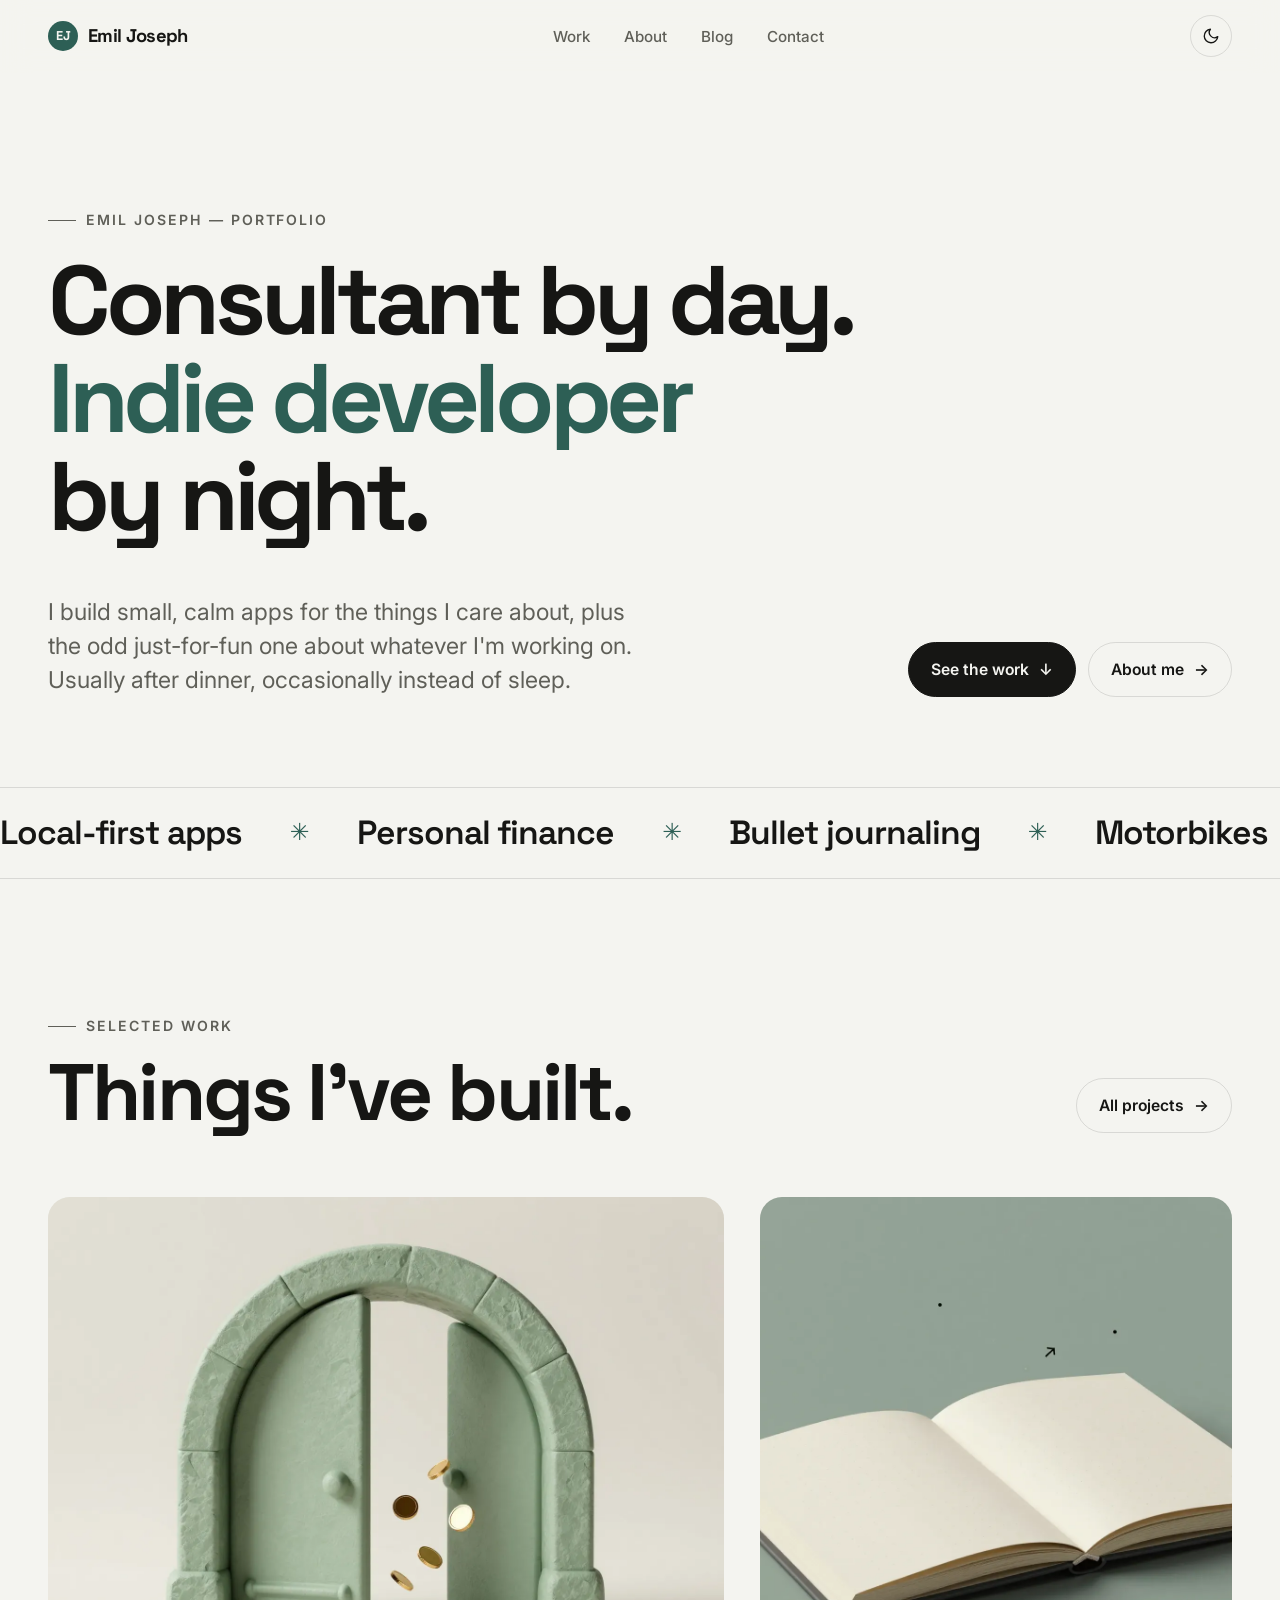
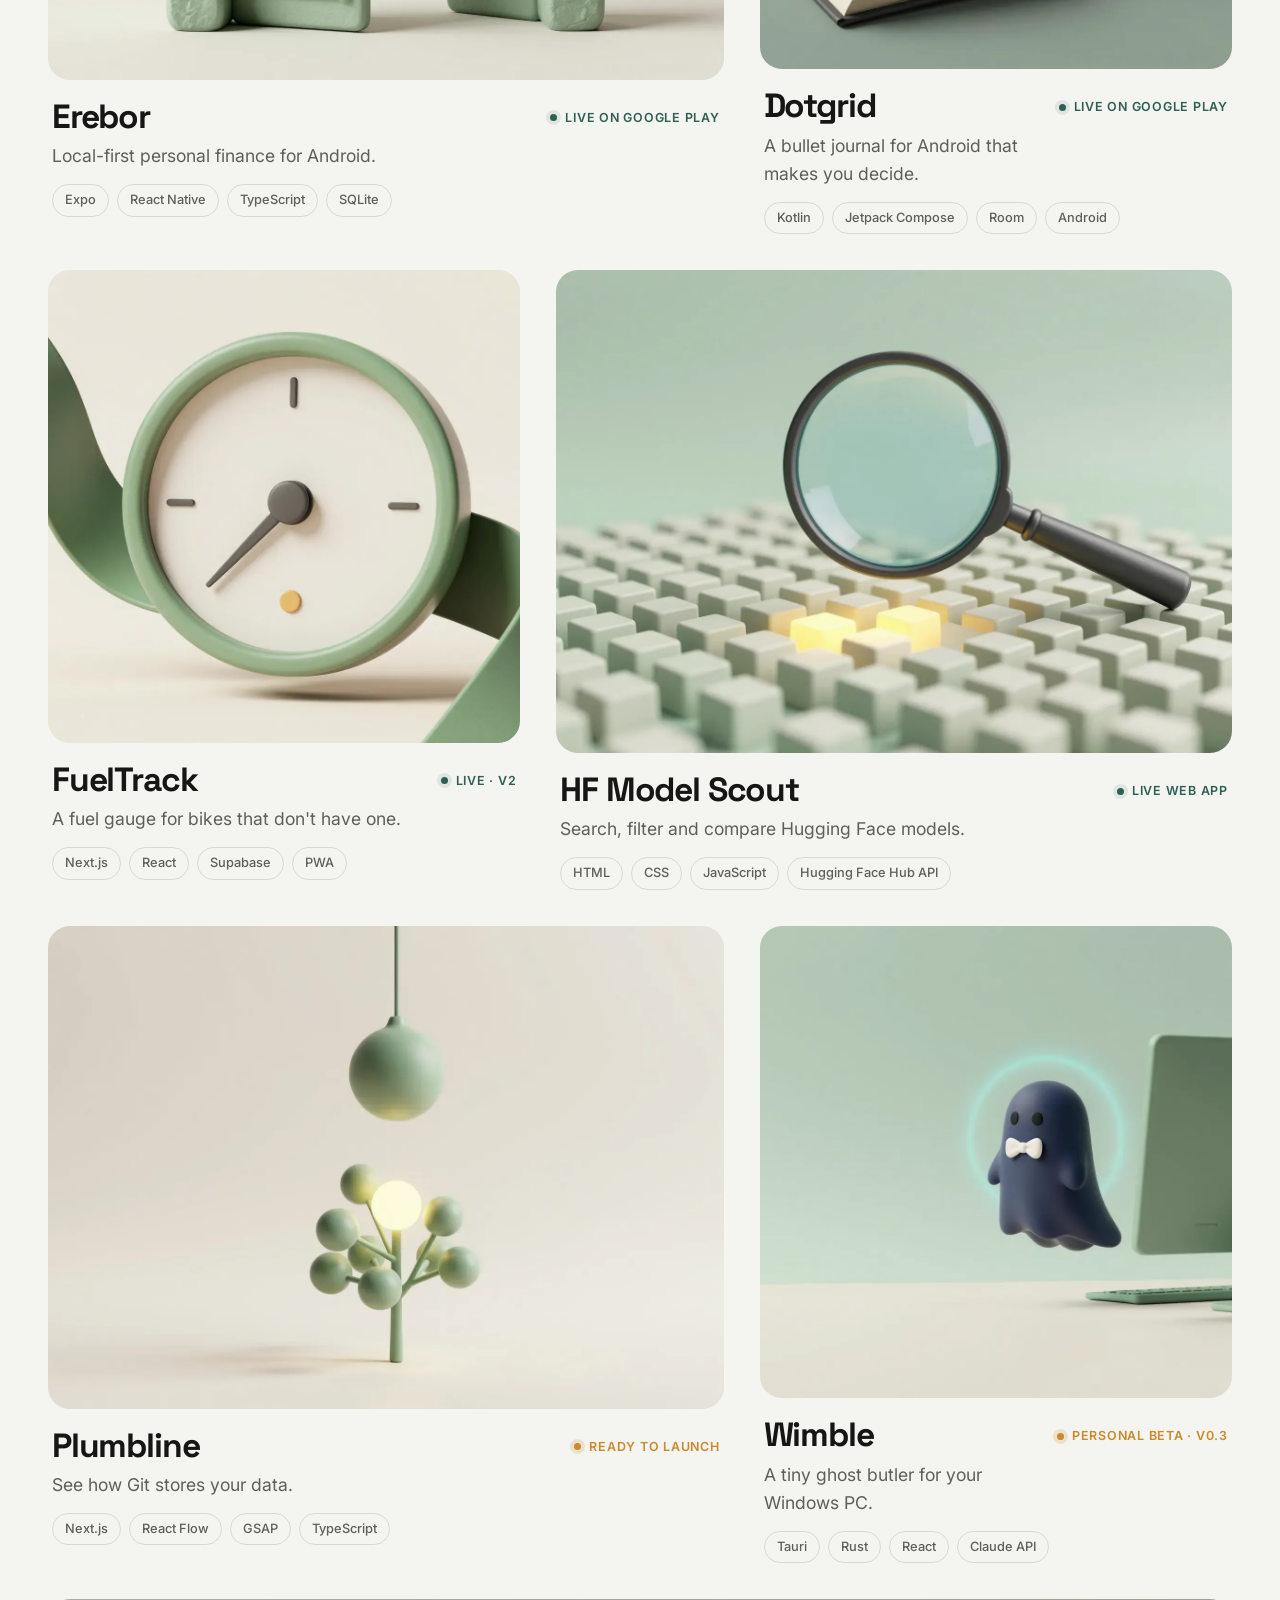
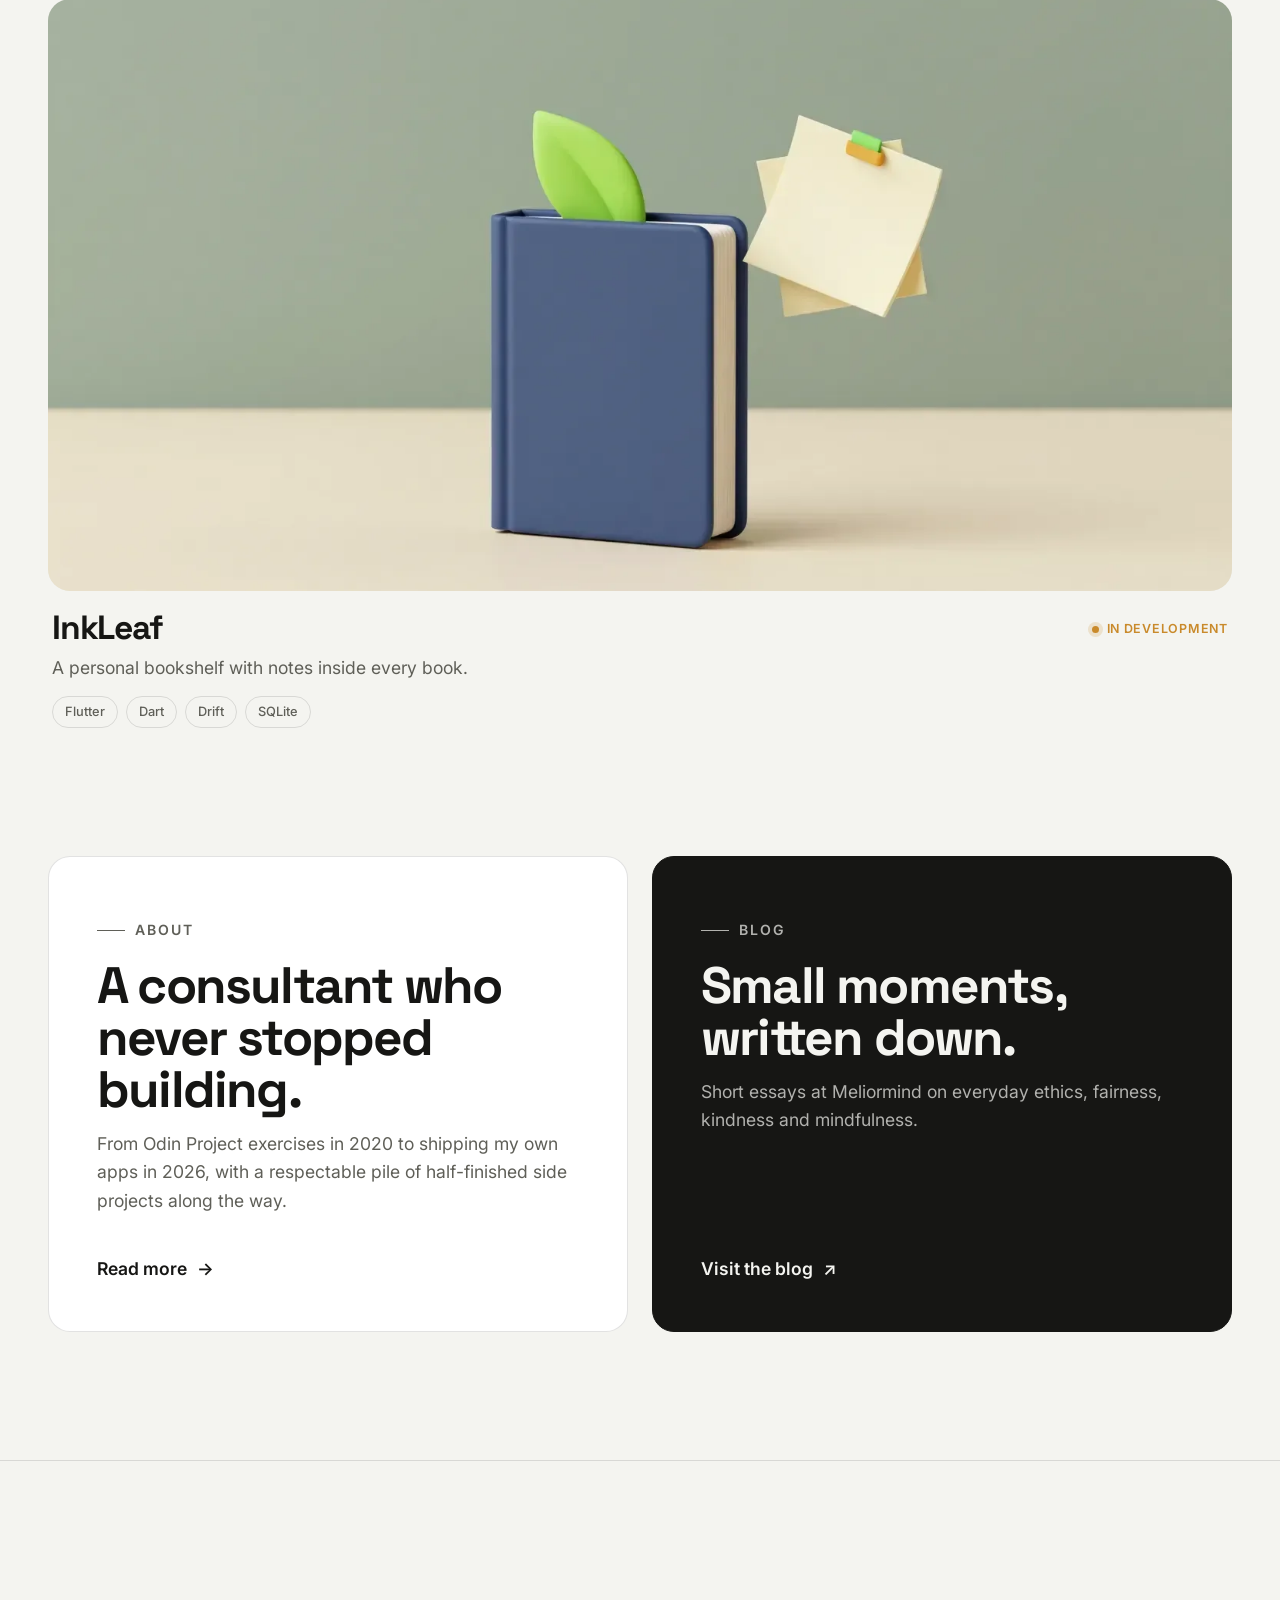
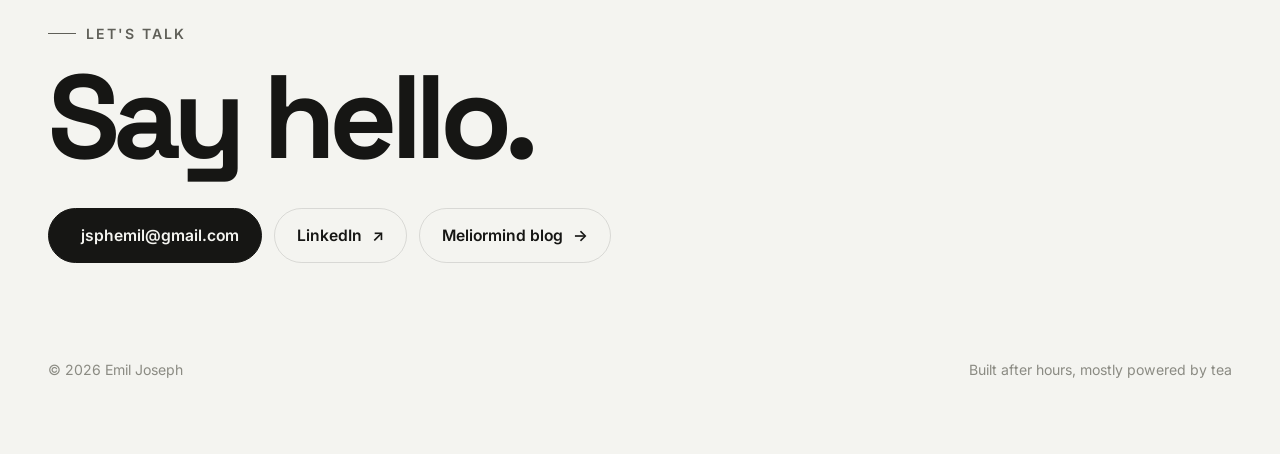
<file: index.html>
<!doctype html>
<html lang="en">
<head>
<meta charset="utf-8">
<meta name="viewport" content="width=device-width, initial-scale=1">
<title>Emil Joseph — Consultant &amp; indie developer</title>
<meta name="description" content="Portfolio of Emil Joseph: a consultant by day and indie developer by night, building calm, local-first, everyday apps.">
<link rel="canonical" href="https://jsphemil.github.io/">
<meta name="theme-color" content="#f4f4f0" media="(prefers-color-scheme: light)">
<meta name="theme-color" content="#0f1210" media="(prefers-color-scheme: dark)">
<meta property="og:type" content="website">
<meta property="og:site_name" content="Emil Joseph">
<meta property="og:title" content="Emil Joseph — Consultant &amp; indie developer">
<meta property="og:description" content="Portfolio of Emil Joseph: a consultant by day and indie developer by night, building calm, local-first, everyday apps.">
<meta property="og:url" content="https://jsphemil.github.io/">
<meta property="og:image" content="https://jsphemil.github.io/assets/img/og/site.jpg">
<meta property="og:image:alt" content="Emil Joseph — portfolio">
<meta name="twitter:card" content="summary_large_image">
<link rel="icon" href="assets/img/favicon.svg" type="image/svg+xml">
<link rel="preconnect" href="https://fonts.googleapis.com">
<link rel="preconnect" href="https://fonts.gstatic.com" crossorigin>
<link rel="stylesheet" href="https://fonts.googleapis.com/css2?family=Inter:wght@400;500;600&family=Space+Grotesk:wght@500;600;700&display=swap">
<link rel="stylesheet" href="assets/css/site.css">
<script>document.documentElement.classList.add('js');try{var t=localStorage.getItem('theme');if(t)document.documentElement.dataset.theme=t}catch(e){}</script>
</head>
<body>
<a class="skip" href="#main">Skip to content</a>
<header class="site-header">
  <nav class="nav wrap" aria-label="Main">
    <a class="brand" href="index.html"><span class="brand-mark">EJ</span>Emil Joseph</a>
    <ul class="nav-links" id="nav-links">
      <li><a href="projects/index.html">Work</a></li>
      <li><a href="about.html">About</a></li>
      <li><a href="blog.html">Blog</a></li>
      <li><a href="#contact">Contact</a></li>
    </ul>
    <div class="nav-actions">
      <button class="icon-btn theme-toggle" type="button" aria-label="Toggle colour theme"><svg class="moon" viewBox="0 0 24 24" aria-hidden="true"><path d="M21 12.8A9 9 0 1 1 11.2 3a7 7 0 0 0 9.8 9.8Z"/></svg><svg class="sun" viewBox="0 0 24 24" aria-hidden="true"><circle cx="12" cy="12" r="4"/><path d="M12 2v2M12 20v2M4.9 4.9l1.4 1.4M17.7 17.7l1.4 1.4M2 12h2M20 12h2M4.9 19.1l1.4-1.4M17.7 6.3l1.4-1.4"/></svg></button>
      <button class="icon-btn menu-toggle" type="button" aria-label="Menu" aria-expanded="false" aria-controls="nav-links"><svg viewBox="0 0 24 24" aria-hidden="true"><path d="M4 8h16M4 16h16"/></svg></button>
    </div>
  </nav>
</header>
<main id="main">
<section class="hero wrap">
  <p class="eyebrow" data-reveal>Emil Joseph — portfolio</p>
  <h1 data-reveal="fade"><span class="line"><span>Consultant by day.</span></span><span class="line"><span style="--d:.12s" class="accent">Indie developer</span></span><span class="line"><span style="--d:.24s">by night.</span></span></h1>
  <div class="hero-sub">
    <p data-reveal style="--d:.3s">I build small, calm apps for the things I care about, plus the odd just-for-fun one about whatever I&#39;m working on. Usually after dinner, occasionally instead of sleep.</p>
    <div class="hero-cta" data-reveal style="--d:.4s">
      <a class="btn" href="#work">See the work <span class="arr">↓</span></a>
      <a class="btn ghost" href="about.html">About me <span class="arr">→</span></a>
    </div>
  </div>
</section>
<div class="marquee" aria-hidden="true"><div class="marquee-track"><span>Local-first apps</span><span>Personal finance</span><span>Bullet journaling</span><span>Motorbikes</span><span>Open-source AI</span><span>Too many side projects</span><span>Local-first apps</span><span>Personal finance</span><span>Bullet journaling</span><span>Motorbikes</span><span>Open-source AI</span><span>Too many side projects</span></div></div>
<section class="section wrap" id="work">
  <div class="section-head">
    <div><p class="eyebrow" data-reveal>Selected work</p><h2 data-reveal>Things I've built.</h2></div>
    <a class="btn ghost" href="projects/index.html" data-reveal>All projects <span class="arr">→</span></a>
  </div>
  <div class="work-grid">
    <a class="tile" href="projects/erebor.html" data-reveal style="--d:0.00s">
  <div class="tile-media" data-reveal="scale"><img src="assets/img/erebor/hero.webp" alt="A sage-green stone vault archway with its doors open and gold coins tumbling through" width="1536" height="1024" decoding="async"><span class="view" aria-hidden="true">→</span></div>
  <div class="tile-meta"><div><h3>Erebor</h3><p>Local-first personal finance for Android.</p></div><span class="status">Live on Google Play</span></div>
  <ul class="chips"><li class="chip">Expo</li><li class="chip">React Native</li><li class="chip">TypeScript</li><li class="chip">SQLite</li></ul>
</a><a class="tile" href="projects/dotgrid.html" data-reveal style="--d:0.12s">
  <div class="tile-media" data-reveal="scale"><img src="assets/img/dotgrid/hero.webp" alt="An open cream notebook on a sage background with a dot and an arrow floating above the page" width="1536" height="1024" decoding="async"><span class="view" aria-hidden="true">→</span></div>
  <div class="tile-meta"><div><h3>Dotgrid</h3><p>A bullet journal for Android that makes you decide.</p></div><span class="status">Live on Google Play</span></div>
  <ul class="chips"><li class="chip">Kotlin</li><li class="chip">Jetpack Compose</li><li class="chip">Room</li><li class="chip">Android</li></ul>
</a><a class="tile" href="projects/fueltrack.html" data-reveal style="--d:0.00s">
  <div class="tile-media" data-reveal="scale"><img src="assets/img/fueltrack/hero.webp" alt="A minimal round gauge with a single needle and an amber dot, wrapped by a sage-green road ribbon" width="1536" height="1024" loading="lazy" decoding="async"><span class="view" aria-hidden="true">→</span></div>
  <div class="tile-meta"><div><h3>FuelTrack</h3><p>A fuel gauge for bikes that don't have one.</p></div><span class="status">Live · v2</span></div>
  <ul class="chips"><li class="chip">Next.js</li><li class="chip">React</li><li class="chip">Supabase</li><li class="chip">PWA</li></ul>
</a><a class="tile" href="projects/hf-model-scout.html" data-reveal style="--d:0.12s">
  <div class="tile-media" data-reveal="scale"><img src="assets/img/hf-model-scout/hero.webp" alt="A magnifying glass hovering over a grid of matte cubes, three of them glowing yellow" width="1536" height="1024" loading="lazy" decoding="async"><span class="view" aria-hidden="true">→</span></div>
  <div class="tile-meta"><div><h3>HF Model Scout</h3><p>Search, filter and compare Hugging Face models.</p></div><span class="status">Live web app</span></div>
  <ul class="chips"><li class="chip">HTML</li><li class="chip">CSS</li><li class="chip">JavaScript</li><li class="chip">Hugging Face Hub API</li></ul>
</a><a class="tile" href="projects/plumbline.html" data-reveal style="--d:0.00s">
  <div class="tile-media" data-reveal="scale"><img src="assets/img/plumbline/hero.webp" alt="A sage-green plumb bob hanging above a small tree of connected spheres, one of them glowing" width="1536" height="1024" loading="lazy" decoding="async"><span class="view" aria-hidden="true">→</span></div>
  <div class="tile-meta"><div><h3>Plumbline</h3><p>See how Git stores your data.</p></div><span class="status wip">Ready to launch</span></div>
  <ul class="chips"><li class="chip">Next.js</li><li class="chip">React Flow</li><li class="chip">GSAP</li><li class="chip">TypeScript</li></ul>
</a><a class="tile" href="projects/wimble.html" data-reveal style="--d:0.12s">
  <div class="tile-media" data-reveal="scale"><img src="assets/img/wimble/hero.webp" alt="A small matte indigo ghost with a white bow tie floating beside a sage-green desktop monitor, inside a faint cyan glow ring" width="1536" height="1024" loading="lazy" decoding="async"><span class="view" aria-hidden="true">→</span></div>
  <div class="tile-meta"><div><h3>Wimble</h3><p>A tiny ghost butler for your Windows PC.</p></div><span class="status wip">Personal beta · v0.3</span></div>
  <ul class="chips"><li class="chip">Tauri</li><li class="chip">Rust</li><li class="chip">React</li><li class="chip">Claude API</li></ul>
</a><a class="tile" href="projects/inkleaf.html" data-reveal style="--d:0.00s">
  <div class="tile-media" data-reveal="scale"><img src="assets/img/inkleaf/hero.webp" alt="A matte navy hardcover book standing on a cream table with a lime-green leaf tucked in as a bookmark, two note cards floating beside it" width="1536" height="1024" loading="lazy" decoding="async"><span class="view" aria-hidden="true">→</span></div>
  <div class="tile-meta"><div><h3>InkLeaf</h3><p>A personal bookshelf with notes inside every book.</p></div><span class="status wip">In development</span></div>
  <ul class="chips"><li class="chip">Flutter</li><li class="chip">Dart</li><li class="chip">Drift</li><li class="chip">SQLite</li></ul>
</a>
  </div>
</section>
<section class="section wrap" style="padding-top:0">
  <div class="split">
    <a class="card" href="about.html" data-reveal>
      <div><p class="eyebrow">About</p><h3 style="margin-top:18px">A consultant who never stopped building.</h3><p>From Odin Project exercises in 2020 to shipping my own apps in 2026, with a respectable pile of half-finished side projects along the way.</p></div>
      <span class="more">Read more <span class="arr">→</span></span>
    </a>
    <a class="card inverse" href="blog.html" data-reveal style="--d:.12s">
      <div><p class="eyebrow">Blog</p><h3 style="margin-top:18px">Small moments, written down.</h3><p>Short essays at Meliormind on everyday ethics, fairness, kindness and mindfulness.</p></div>
      <span class="more">Visit the blog <span class="arr">↗</span></span>
    </a>
  </div>
</section>
</main>
<footer class="contact" id="contact">
  <div class="wrap">
    <p class="eyebrow" data-reveal>Let's talk</p>
    <h2 data-reveal><a href="mailto:jsphemil@gmail.com">Say hello.</a></h2>
    <div class="contact-links" data-reveal>
      <a class="btn" href="mailto:jsphemil@gmail.com"><svg viewBox="0 0 24 24" aria-hidden="true"><rect x="3" y="5" width="18" height="14" rx="2"/><path d="M3 7l9 6 9-6"/></svg> jsphemil@gmail.com</a>
      <a class="btn ghost" href="https://www.linkedin.com/in/jsphemil" target="_blank" rel="noopener">LinkedIn <span class="arr">↗</span></a>
      <a class="btn ghost" href="blog.html">Meliormind blog <span class="arr">→</span></a>
    </div>
    <div class="footer-bottom">
      <span>© <span data-year>2026</span> Emil Joseph</span>
      <span>Built after hours, mostly powered by tea</span>
    </div>
  </div>
</footer>
<script src="assets/js/site.js" defer></script>
</body>
</html>
</file>
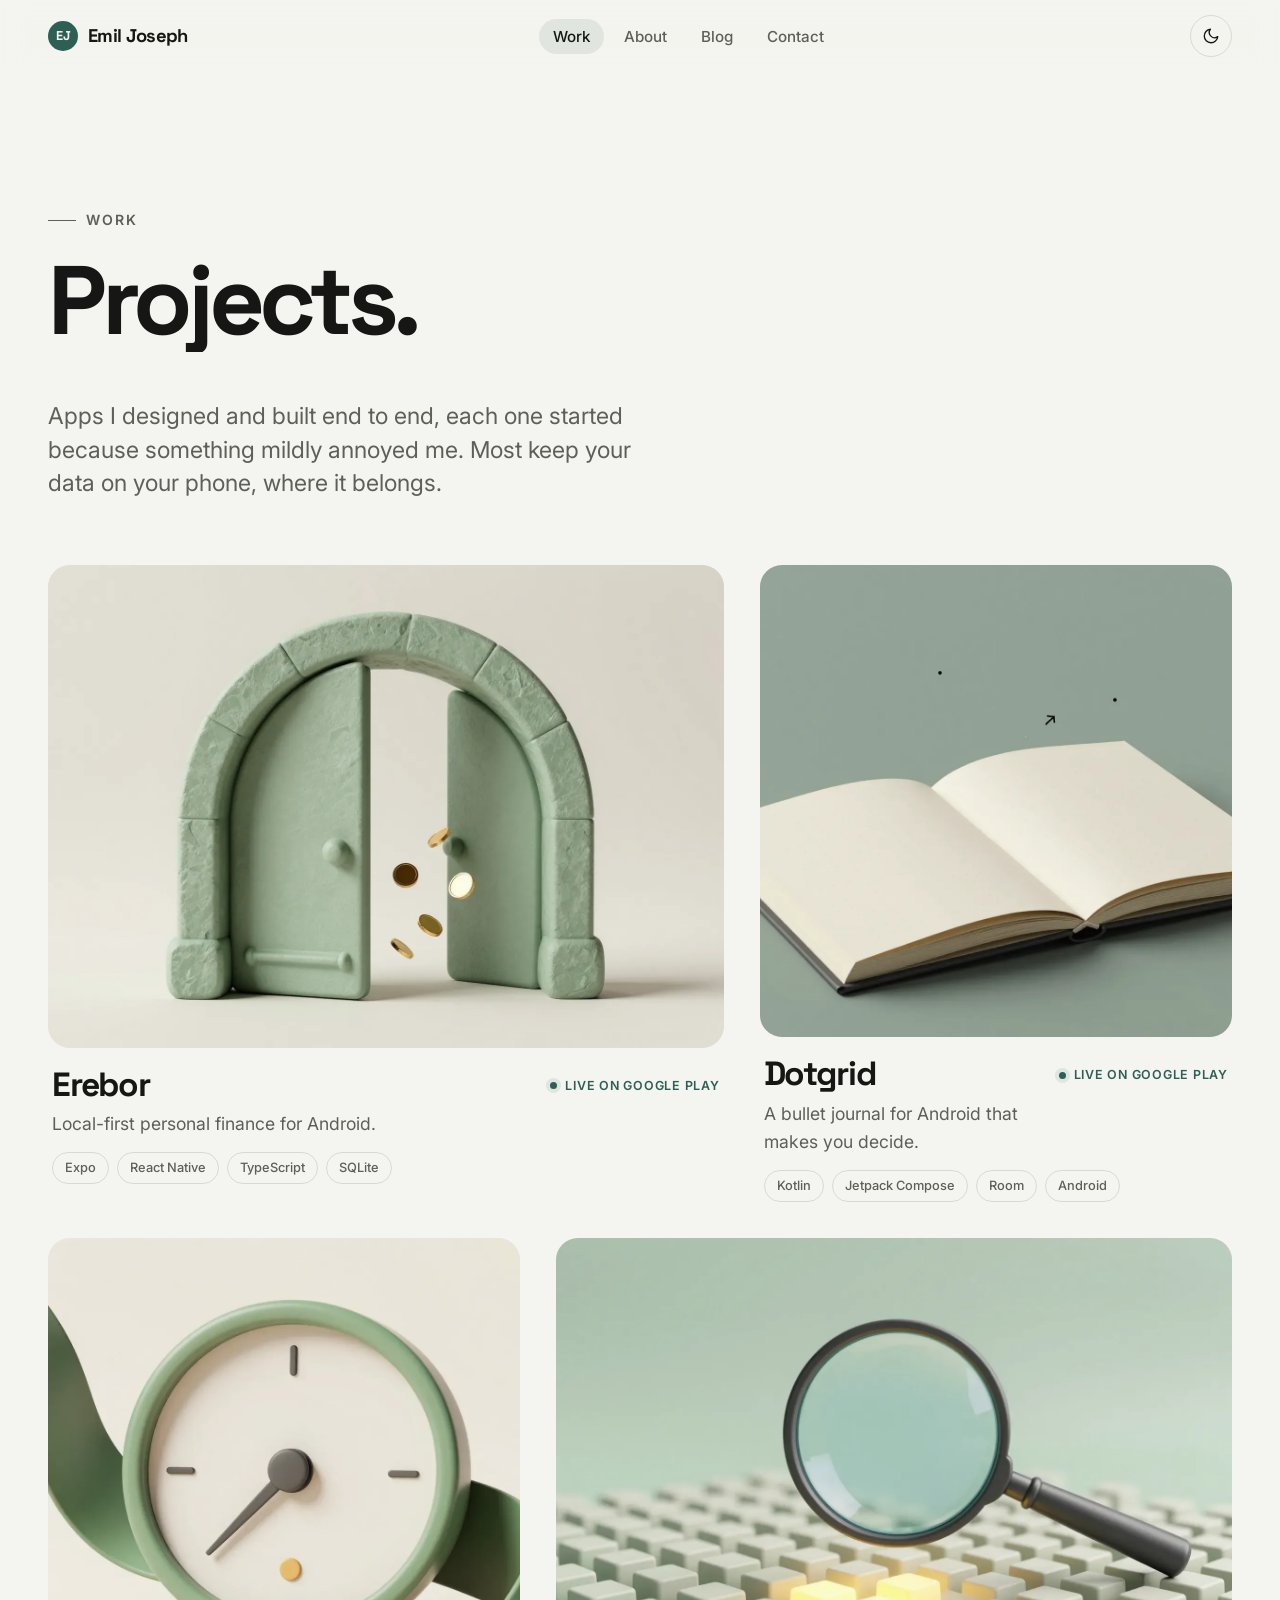
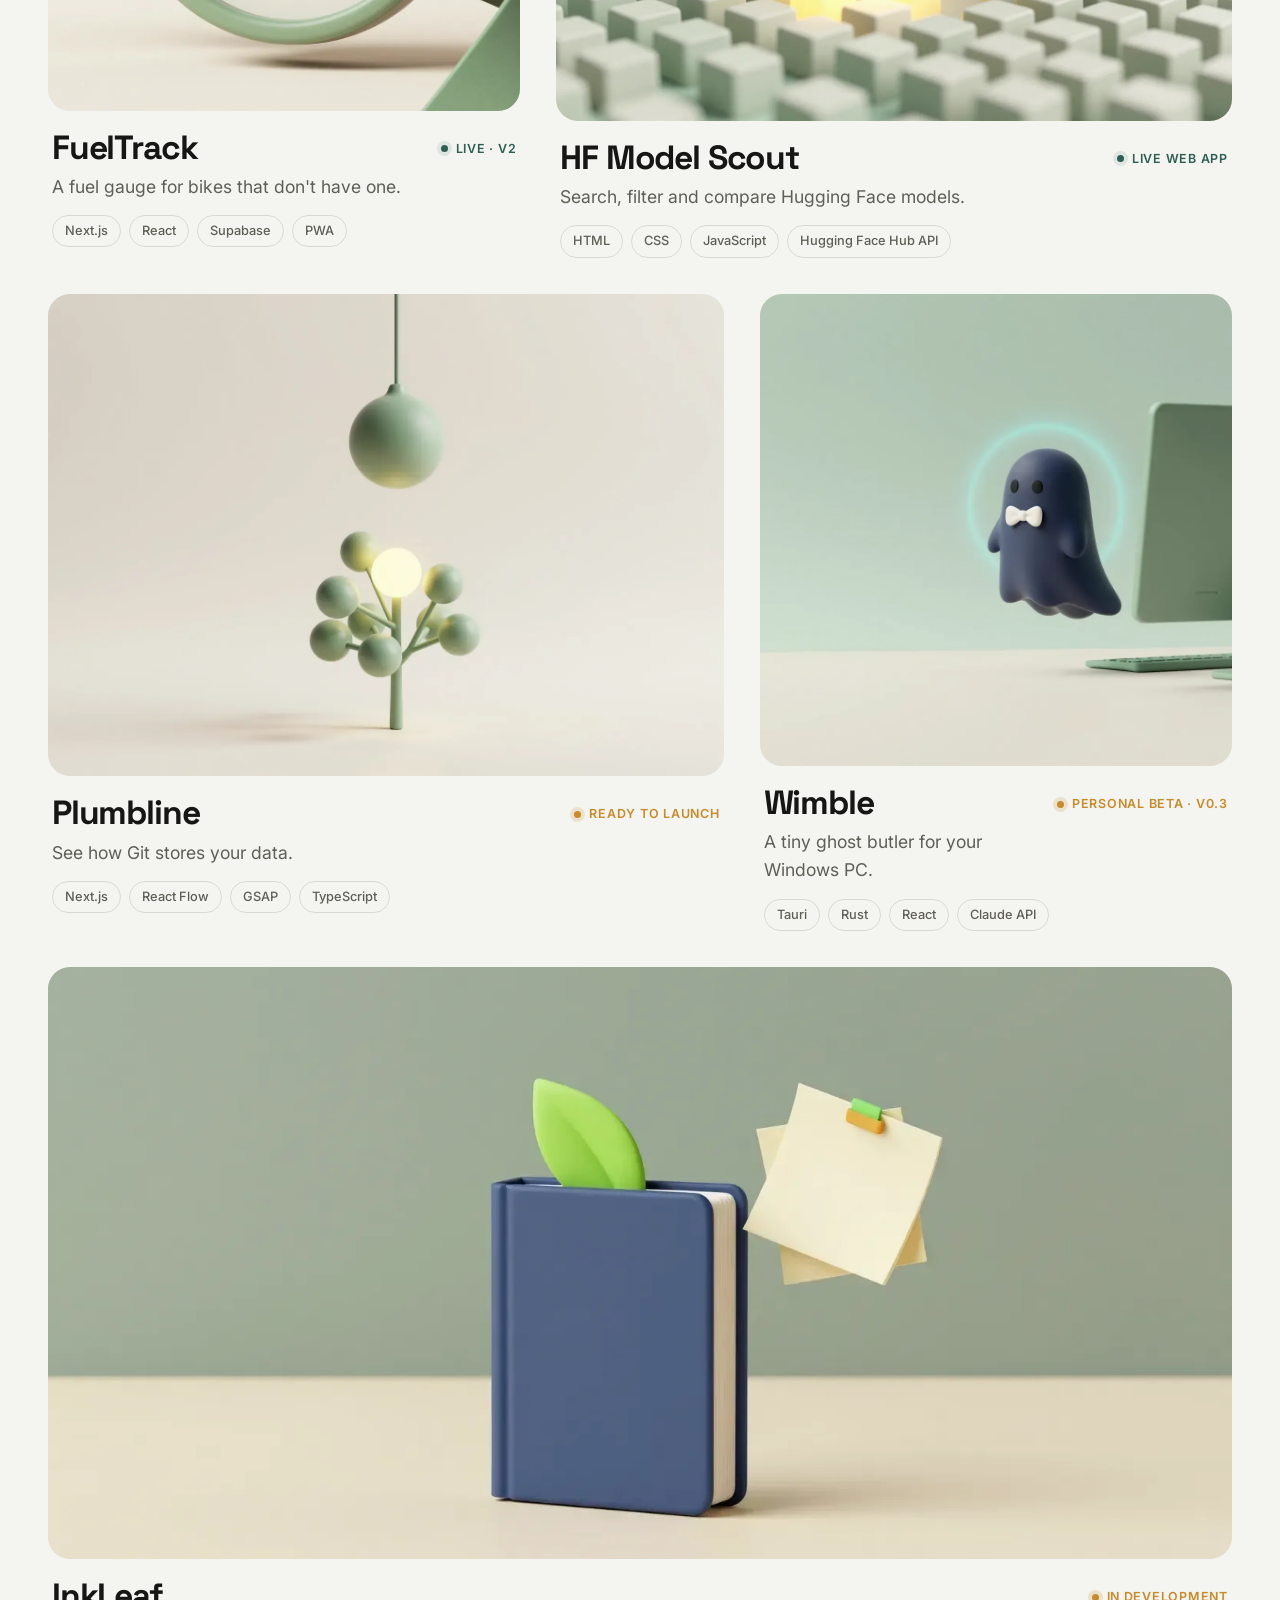
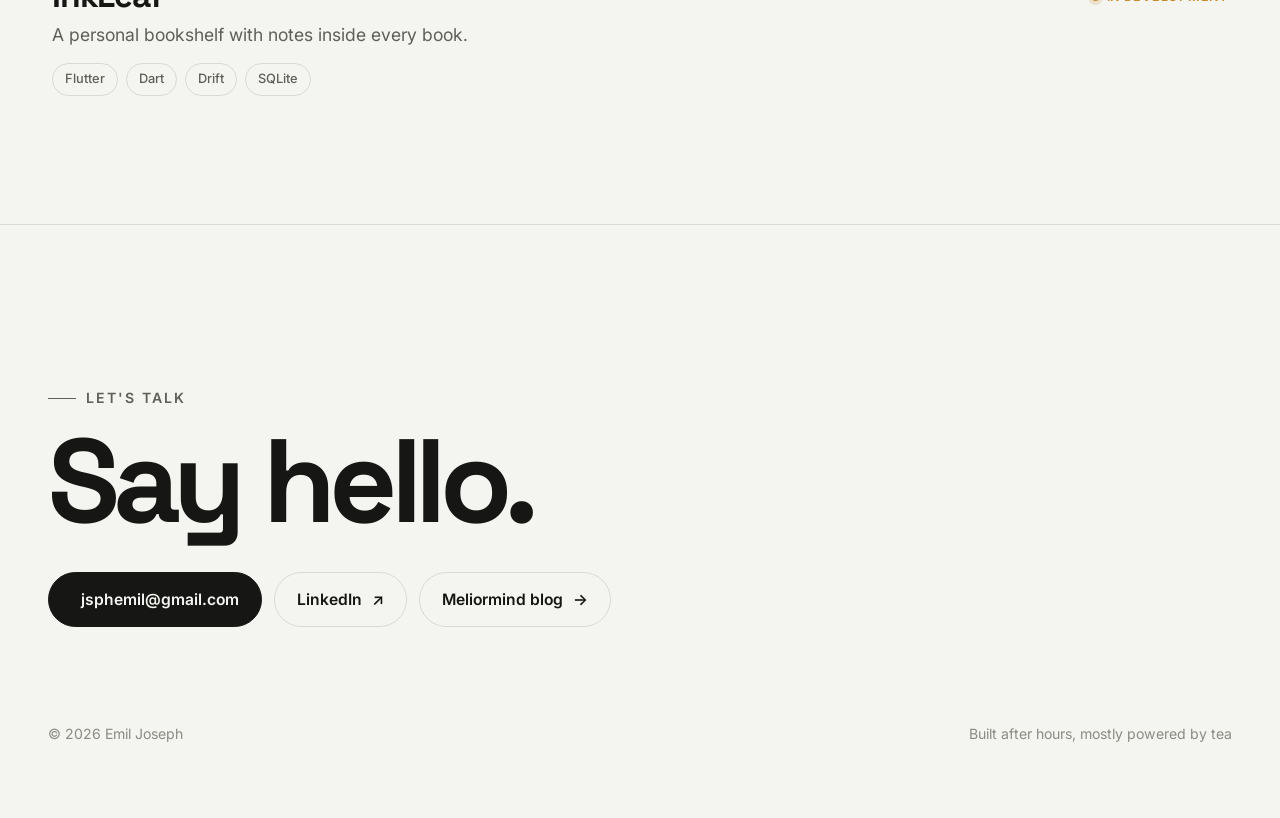
<file: projects/index.html>
<!doctype html>
<html lang="en">
<head>
<meta charset="utf-8">
<meta name="viewport" content="width=device-width, initial-scale=1">
<title>Work — Emil Joseph</title>
<meta name="description" content="Apps and tools built by Emil Joseph: Erebor, Dotgrid, FuelTrack, HF Model Scout, Plumbline and Wimble.">
<link rel="canonical" href="https://jsphemil.github.io/projects/">
<meta name="theme-color" content="#f4f4f0" media="(prefers-color-scheme: light)">
<meta name="theme-color" content="#0f1210" media="(prefers-color-scheme: dark)">
<meta property="og:type" content="website">
<meta property="og:site_name" content="Emil Joseph">
<meta property="og:title" content="Work — Emil Joseph">
<meta property="og:description" content="Apps and tools built by Emil Joseph: Erebor, Dotgrid, FuelTrack, HF Model Scout, Plumbline and Wimble.">
<meta property="og:url" content="https://jsphemil.github.io/projects/">
<meta property="og:image" content="https://jsphemil.github.io/assets/img/og/site.jpg">
<meta property="og:image:alt" content="Emil Joseph — portfolio">
<meta name="twitter:card" content="summary_large_image">
<link rel="icon" href="../assets/img/favicon.svg" type="image/svg+xml">
<link rel="preconnect" href="https://fonts.googleapis.com">
<link rel="preconnect" href="https://fonts.gstatic.com" crossorigin>
<link rel="stylesheet" href="https://fonts.googleapis.com/css2?family=Inter:wght@400;500;600&family=Space+Grotesk:wght@500;600;700&display=swap">
<link rel="stylesheet" href="../assets/css/site.css">
<script>document.documentElement.classList.add('js');try{var t=localStorage.getItem('theme');if(t)document.documentElement.dataset.theme=t}catch(e){}</script>
</head>
<body>
<a class="skip" href="#main">Skip to content</a>
<header class="site-header">
  <nav class="nav wrap" aria-label="Main">
    <a class="brand" href="../index.html"><span class="brand-mark">EJ</span>Emil Joseph</a>
    <ul class="nav-links" id="nav-links">
      <li><a href="../projects/index.html" aria-current="page">Work</a></li>
      <li><a href="../about.html">About</a></li>
      <li><a href="../blog.html">Blog</a></li>
      <li><a href="#contact">Contact</a></li>
    </ul>
    <div class="nav-actions">
      <button class="icon-btn theme-toggle" type="button" aria-label="Toggle colour theme"><svg class="moon" viewBox="0 0 24 24" aria-hidden="true"><path d="M21 12.8A9 9 0 1 1 11.2 3a7 7 0 0 0 9.8 9.8Z"/></svg><svg class="sun" viewBox="0 0 24 24" aria-hidden="true"><circle cx="12" cy="12" r="4"/><path d="M12 2v2M12 20v2M4.9 4.9l1.4 1.4M17.7 17.7l1.4 1.4M2 12h2M20 12h2M4.9 19.1l1.4-1.4M17.7 6.3l1.4-1.4"/></svg></button>
      <button class="icon-btn menu-toggle" type="button" aria-label="Menu" aria-expanded="false" aria-controls="nav-links"><svg viewBox="0 0 24 24" aria-hidden="true"><path d="M4 8h16M4 16h16"/></svg></button>
    </div>
  </nav>
</header>
<main id="main">
<section class="hero wrap" style="padding-bottom:clamp(32px,5vw,64px)">
  <p class="eyebrow" data-reveal>Work</p>
  <h1 data-reveal="fade"><span class="line"><span>Projects.</span></span></h1>
  <div class="hero-sub"><p data-reveal style="--d:.2s">Apps I designed and built end to end, each one started because something mildly annoyed me. Most keep your data on your phone, where it belongs.</p></div>
</section>
<section class="wrap" style="padding-bottom:clamp(64px,10vw,140px)">
  <div class="work-grid"><a class="tile" href="../projects/erebor.html" data-reveal style="--d:0.00s">
  <div class="tile-media" data-reveal="scale"><img src="../assets/img/erebor/hero.webp" alt="A sage-green stone vault archway with its doors open and gold coins tumbling through" width="1536" height="1024" decoding="async"><span class="view" aria-hidden="true">→</span></div>
  <div class="tile-meta"><div><h3>Erebor</h3><p>Local-first personal finance for Android.</p></div><span class="status">Live on Google Play</span></div>
  <ul class="chips"><li class="chip">Expo</li><li class="chip">React Native</li><li class="chip">TypeScript</li><li class="chip">SQLite</li></ul>
</a><a class="tile" href="../projects/dotgrid.html" data-reveal style="--d:0.12s">
  <div class="tile-media" data-reveal="scale"><img src="../assets/img/dotgrid/hero.webp" alt="An open cream notebook on a sage background with a dot and an arrow floating above the page" width="1536" height="1024" decoding="async"><span class="view" aria-hidden="true">→</span></div>
  <div class="tile-meta"><div><h3>Dotgrid</h3><p>A bullet journal for Android that makes you decide.</p></div><span class="status">Live on Google Play</span></div>
  <ul class="chips"><li class="chip">Kotlin</li><li class="chip">Jetpack Compose</li><li class="chip">Room</li><li class="chip">Android</li></ul>
</a><a class="tile" href="../projects/fueltrack.html" data-reveal style="--d:0.00s">
  <div class="tile-media" data-reveal="scale"><img src="../assets/img/fueltrack/hero.webp" alt="A minimal round gauge with a single needle and an amber dot, wrapped by a sage-green road ribbon" width="1536" height="1024" loading="lazy" decoding="async"><span class="view" aria-hidden="true">→</span></div>
  <div class="tile-meta"><div><h3>FuelTrack</h3><p>A fuel gauge for bikes that don't have one.</p></div><span class="status">Live · v2</span></div>
  <ul class="chips"><li class="chip">Next.js</li><li class="chip">React</li><li class="chip">Supabase</li><li class="chip">PWA</li></ul>
</a><a class="tile" href="../projects/hf-model-scout.html" data-reveal style="--d:0.12s">
  <div class="tile-media" data-reveal="scale"><img src="../assets/img/hf-model-scout/hero.webp" alt="A magnifying glass hovering over a grid of matte cubes, three of them glowing yellow" width="1536" height="1024" loading="lazy" decoding="async"><span class="view" aria-hidden="true">→</span></div>
  <div class="tile-meta"><div><h3>HF Model Scout</h3><p>Search, filter and compare Hugging Face models.</p></div><span class="status">Live web app</span></div>
  <ul class="chips"><li class="chip">HTML</li><li class="chip">CSS</li><li class="chip">JavaScript</li><li class="chip">Hugging Face Hub API</li></ul>
</a><a class="tile" href="../projects/plumbline.html" data-reveal style="--d:0.00s">
  <div class="tile-media" data-reveal="scale"><img src="../assets/img/plumbline/hero.webp" alt="A sage-green plumb bob hanging above a small tree of connected spheres, one of them glowing" width="1536" height="1024" loading="lazy" decoding="async"><span class="view" aria-hidden="true">→</span></div>
  <div class="tile-meta"><div><h3>Plumbline</h3><p>See how Git stores your data.</p></div><span class="status wip">Ready to launch</span></div>
  <ul class="chips"><li class="chip">Next.js</li><li class="chip">React Flow</li><li class="chip">GSAP</li><li class="chip">TypeScript</li></ul>
</a><a class="tile" href="../projects/wimble.html" data-reveal style="--d:0.12s">
  <div class="tile-media" data-reveal="scale"><img src="../assets/img/wimble/hero.webp" alt="A small matte indigo ghost with a white bow tie floating beside a sage-green desktop monitor, inside a faint cyan glow ring" width="1536" height="1024" loading="lazy" decoding="async"><span class="view" aria-hidden="true">→</span></div>
  <div class="tile-meta"><div><h3>Wimble</h3><p>A tiny ghost butler for your Windows PC.</p></div><span class="status wip">Personal beta · v0.3</span></div>
  <ul class="chips"><li class="chip">Tauri</li><li class="chip">Rust</li><li class="chip">React</li><li class="chip">Claude API</li></ul>
</a><a class="tile" href="../projects/inkleaf.html" data-reveal style="--d:0.00s">
  <div class="tile-media" data-reveal="scale"><img src="../assets/img/inkleaf/hero.webp" alt="A matte navy hardcover book standing on a cream table with a lime-green leaf tucked in as a bookmark, two note cards floating beside it" width="1536" height="1024" loading="lazy" decoding="async"><span class="view" aria-hidden="true">→</span></div>
  <div class="tile-meta"><div><h3>InkLeaf</h3><p>A personal bookshelf with notes inside every book.</p></div><span class="status wip">In development</span></div>
  <ul class="chips"><li class="chip">Flutter</li><li class="chip">Dart</li><li class="chip">Drift</li><li class="chip">SQLite</li></ul>
</a></div>
</section>
</main>
<footer class="contact" id="contact">
  <div class="wrap">
    <p class="eyebrow" data-reveal>Let's talk</p>
    <h2 data-reveal><a href="mailto:jsphemil@gmail.com">Say hello.</a></h2>
    <div class="contact-links" data-reveal>
      <a class="btn" href="mailto:jsphemil@gmail.com"><svg viewBox="0 0 24 24" aria-hidden="true"><rect x="3" y="5" width="18" height="14" rx="2"/><path d="M3 7l9 6 9-6"/></svg> jsphemil@gmail.com</a>
      <a class="btn ghost" href="https://www.linkedin.com/in/jsphemil" target="_blank" rel="noopener">LinkedIn <span class="arr">↗</span></a>
      <a class="btn ghost" href="../blog.html">Meliormind blog <span class="arr">→</span></a>
    </div>
    <div class="footer-bottom">
      <span>© <span data-year>2026</span> Emil Joseph</span>
      <span>Built after hours, mostly powered by tea</span>
    </div>
  </div>
</footer>
<script src="../assets/js/site.js" defer></script>
</body>
</html>
</file>
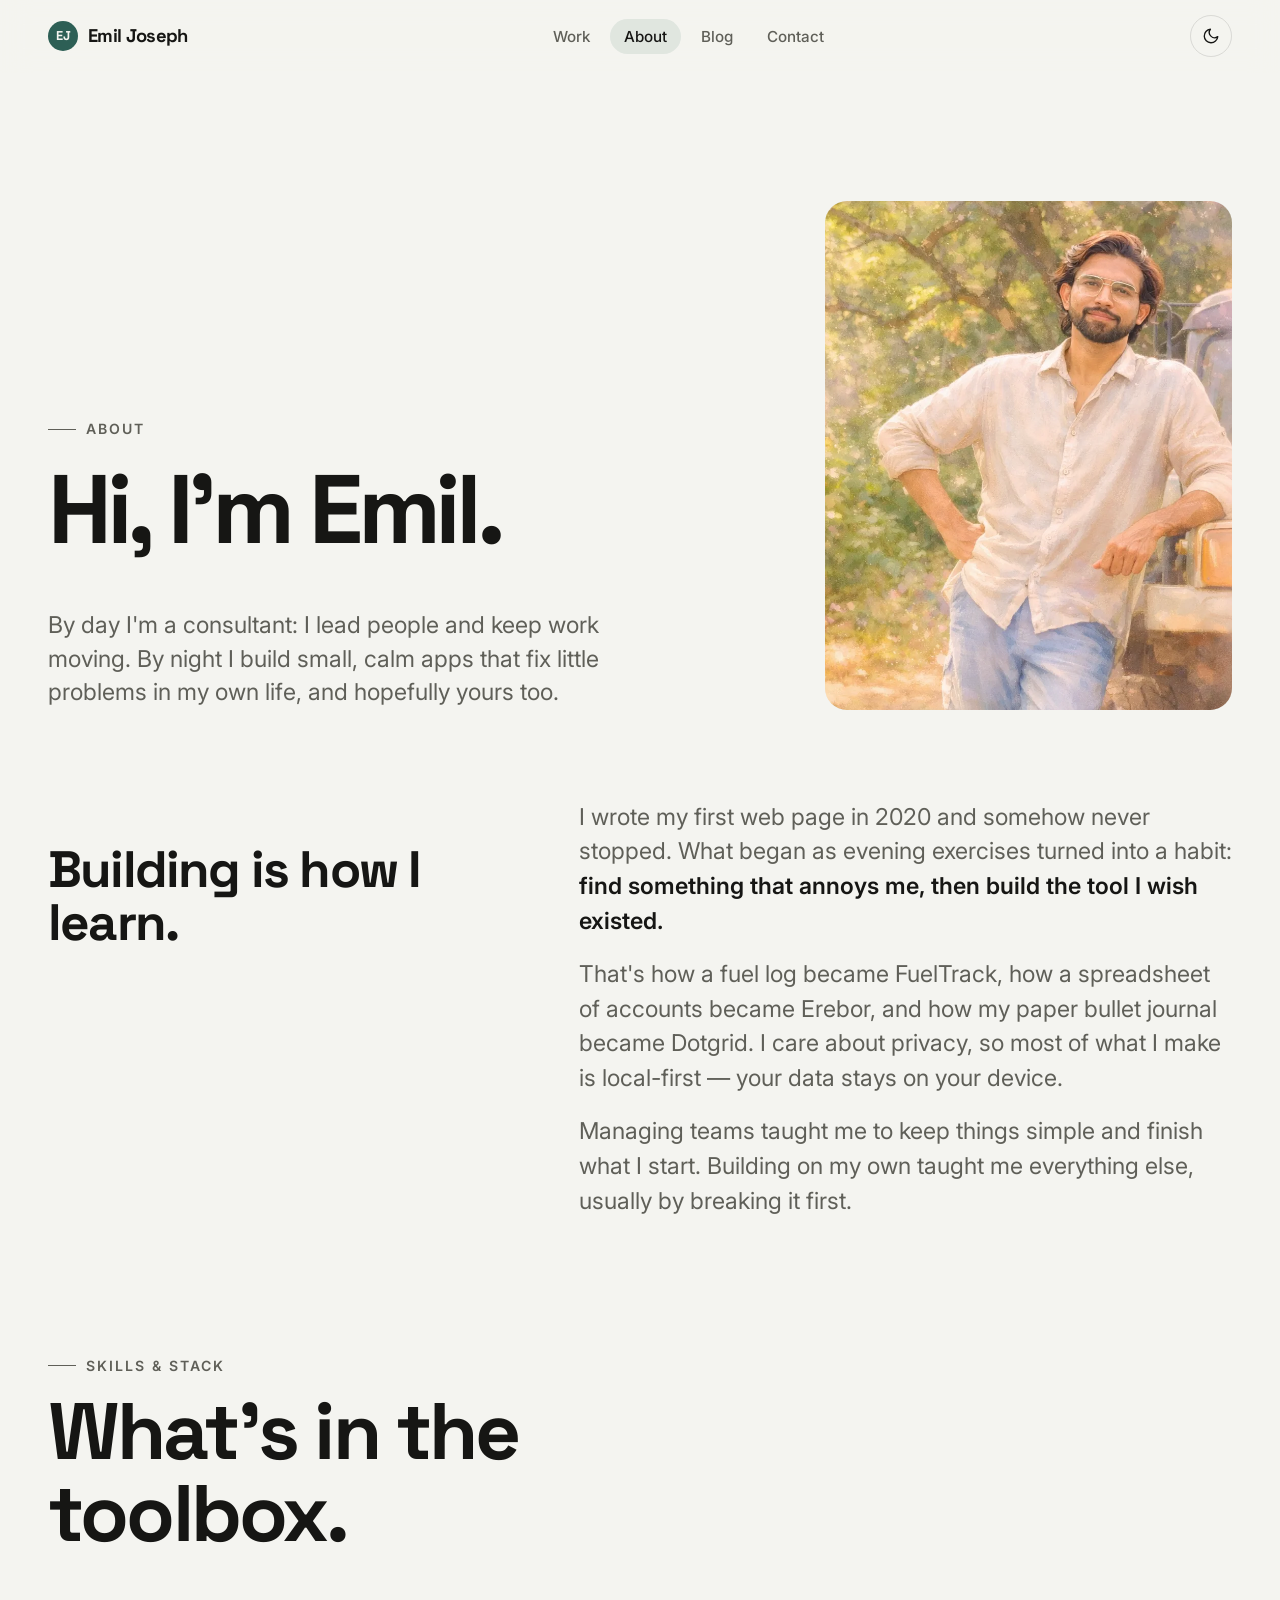
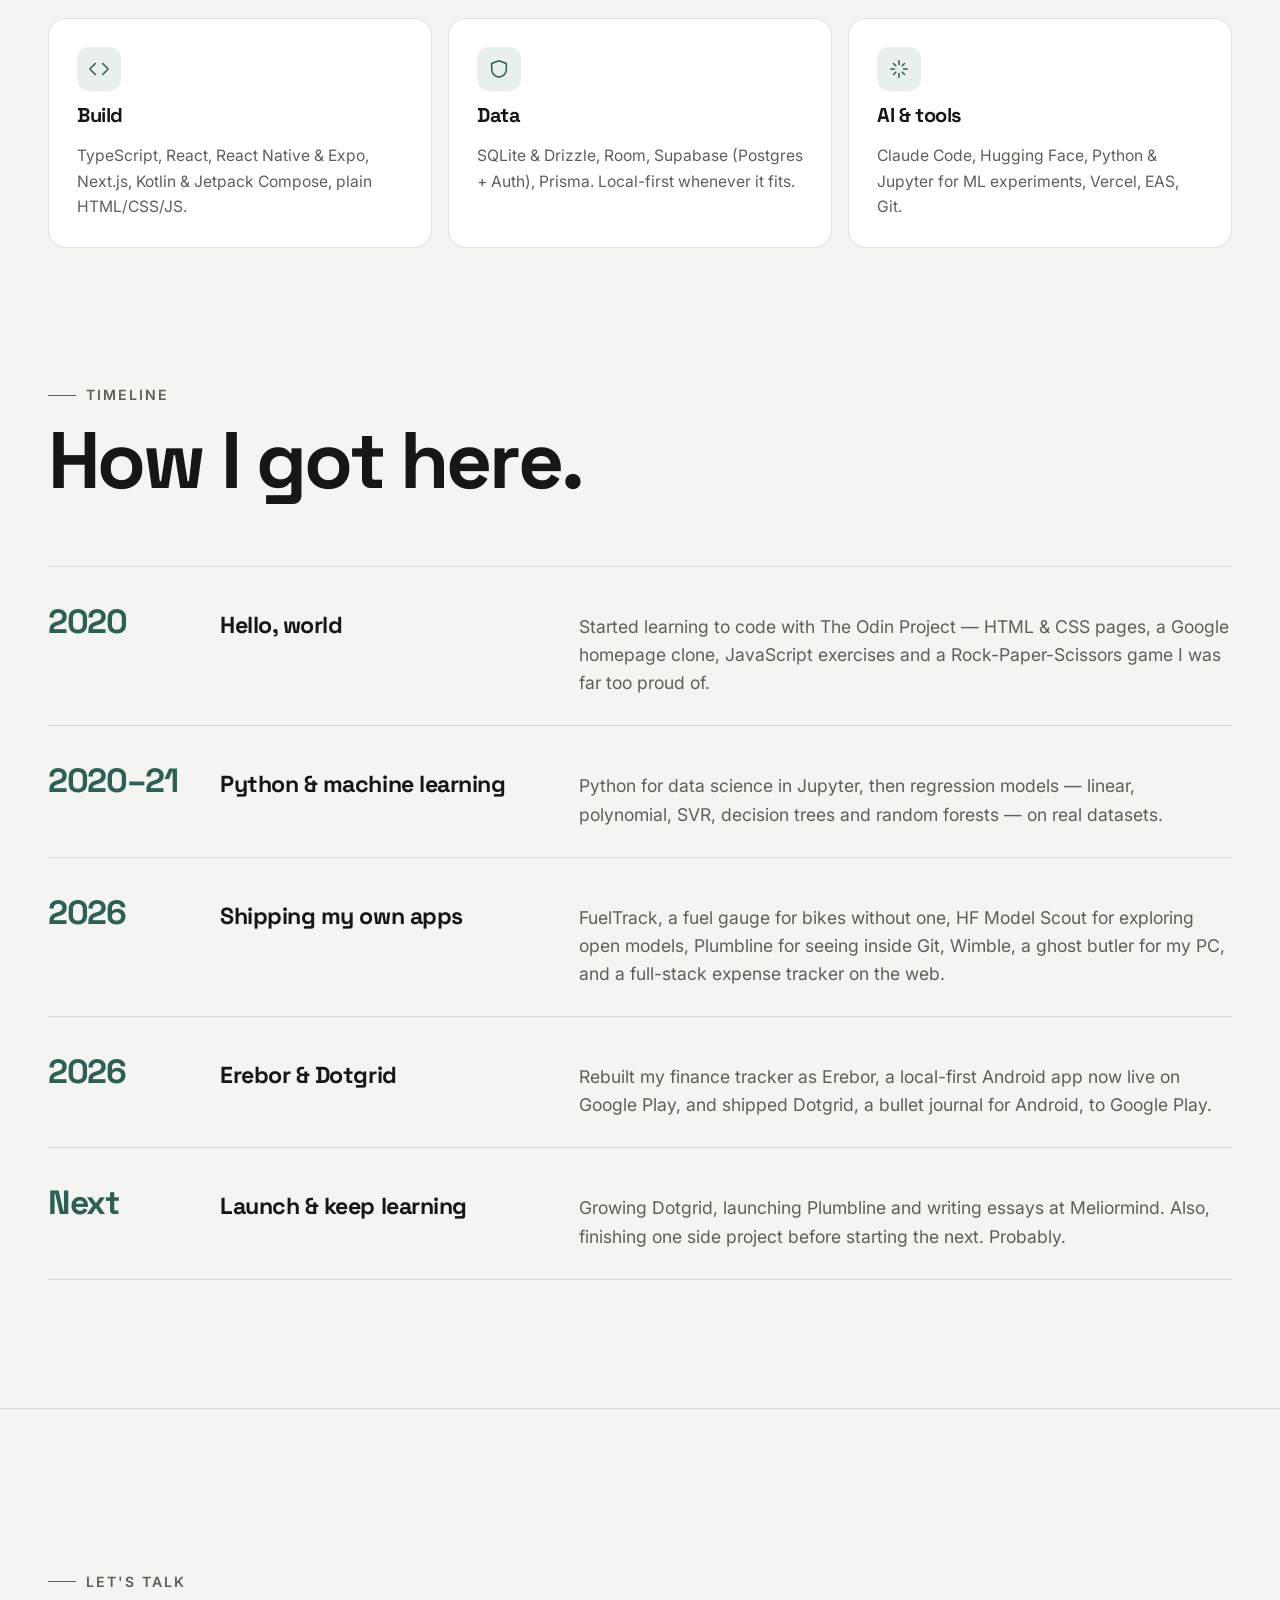
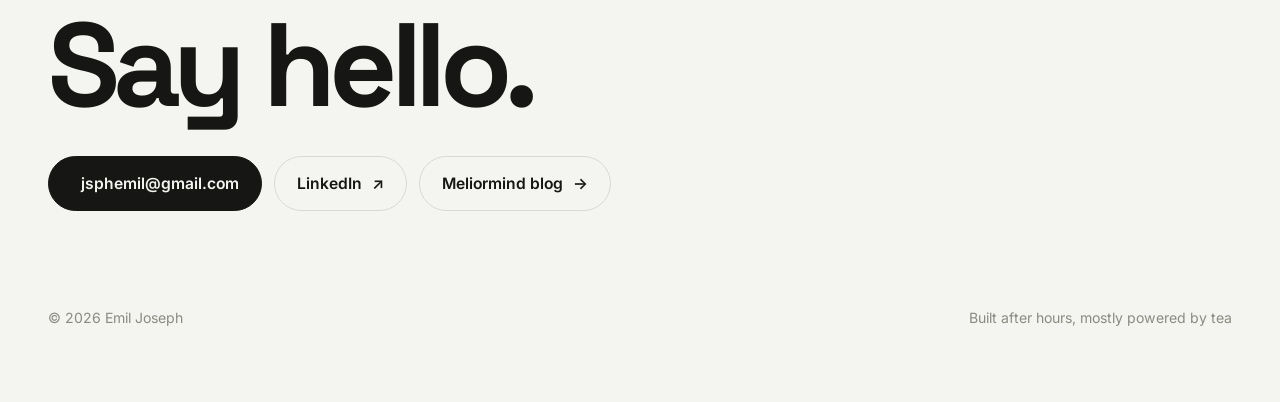
<file: about.html>
<!doctype html>
<html lang="en">
<head>
<meta charset="utf-8">
<meta name="viewport" content="width=device-width, initial-scale=1">
<title>About — Emil Joseph</title>
<meta name="description" content="About Emil Joseph: consultant, indie developer and lifelong learner. Story, stack and timeline.">
<link rel="canonical" href="https://jsphemil.github.io/about.html">
<meta name="theme-color" content="#f4f4f0" media="(prefers-color-scheme: light)">
<meta name="theme-color" content="#0f1210" media="(prefers-color-scheme: dark)">
<meta property="og:type" content="website">
<meta property="og:site_name" content="Emil Joseph">
<meta property="og:title" content="About — Emil Joseph">
<meta property="og:description" content="About Emil Joseph: consultant, indie developer and lifelong learner. Story, stack and timeline.">
<meta property="og:url" content="https://jsphemil.github.io/about.html">
<meta property="og:image" content="https://jsphemil.github.io/assets/img/og/site.jpg">
<meta property="og:image:alt" content="Emil Joseph — portfolio">
<meta name="twitter:card" content="summary_large_image">
<link rel="icon" href="assets/img/favicon.svg" type="image/svg+xml">
<link rel="preconnect" href="https://fonts.googleapis.com">
<link rel="preconnect" href="https://fonts.gstatic.com" crossorigin>
<link rel="stylesheet" href="https://fonts.googleapis.com/css2?family=Inter:wght@400;500;600&family=Space+Grotesk:wght@500;600;700&display=swap">
<link rel="stylesheet" href="assets/css/site.css">
<script>document.documentElement.classList.add('js');try{var t=localStorage.getItem('theme');if(t)document.documentElement.dataset.theme=t}catch(e){}</script>
</head>
<body>
<a class="skip" href="#main">Skip to content</a>
<header class="site-header">
  <nav class="nav wrap" aria-label="Main">
    <a class="brand" href="index.html"><span class="brand-mark">EJ</span>Emil Joseph</a>
    <ul class="nav-links" id="nav-links">
      <li><a href="projects/index.html">Work</a></li>
      <li><a href="about.html" aria-current="page">About</a></li>
      <li><a href="blog.html">Blog</a></li>
      <li><a href="#contact">Contact</a></li>
    </ul>
    <div class="nav-actions">
      <button class="icon-btn theme-toggle" type="button" aria-label="Toggle colour theme"><svg class="moon" viewBox="0 0 24 24" aria-hidden="true"><path d="M21 12.8A9 9 0 1 1 11.2 3a7 7 0 0 0 9.8 9.8Z"/></svg><svg class="sun" viewBox="0 0 24 24" aria-hidden="true"><circle cx="12" cy="12" r="4"/><path d="M12 2v2M12 20v2M4.9 4.9l1.4 1.4M17.7 17.7l1.4 1.4M2 12h2M20 12h2M4.9 19.1l1.4-1.4M17.7 6.3l1.4-1.4"/></svg></button>
      <button class="icon-btn menu-toggle" type="button" aria-label="Menu" aria-expanded="false" aria-controls="nav-links"><svg viewBox="0 0 24 24" aria-hidden="true"><path d="M4 8h16M4 16h16"/></svg></button>
    </div>
  </nav>
</header>
<main id="main">
<section class="hero wrap">
  <div class="about-hero">
    <div>
      <p class="eyebrow" data-reveal>About</p>
      <h1 data-reveal="fade"><span class="line"><span>Hi, I'm Emil.</span></span></h1>
      <div class="hero-sub" style="grid-template-columns:1fr"><p data-reveal style="--d:.2s">By day I'm a consultant: I lead people and keep work moving. By night I build small, calm apps that fix little problems in my own life, and hopefully yours too.</p></div>
    </div>
    <div class="portrait" data-reveal="scale"><img src="assets/img/emil.webp" alt="Emil Joseph in a linen shirt and jeans, leaning against a jeep under the trees" width="800" height="1000"></div>
  </div>
</section>
<section class="section wrap" style="padding-top:0">
  <div class="prose">
    <div><p class="eyebrow" data-reveal>The story</p><h2 data-reveal style="margin-top:14px">Building is how I learn.</h2></div>
    <div class="body" data-reveal>
      <p>I wrote my first web page in 2020 and somehow never stopped. What began as evening exercises turned into a habit: <strong>find something that annoys me, then build the tool I wish existed.</strong></p>
      <p>That's how a fuel log became FuelTrack, how a spreadsheet of accounts became Erebor, and how my paper bullet journal became Dotgrid. I care about privacy, so most of what I make is local-first — your data stays on your device.</p>
      <p>Managing teams taught me to keep things simple and finish what I start. Building on my own taught me everything else, usually by breaking it first.</p>
    </div>
  </div>
</section>
<section class="wrap" style="padding-bottom:clamp(64px,10vw,140px)">
  <div class="section-head"><div><p class="eyebrow" data-reveal>Skills &amp; stack</p><h2 data-reveal>What's in the toolbox.</h2></div></div>
  <div class="stack-grid"><div class="feature" data-reveal style="--d:0.00s"><span class="ico"><svg viewBox="0 0 24 24" aria-hidden="true"><path d="M8 6l-6 6 6 6M16 6l6 6-6 6"/></svg></span><h3>Build</h3><p>TypeScript, React, React Native & Expo, Next.js, Kotlin & Jetpack Compose, plain HTML/CSS/JS.</p></div><div class="feature" data-reveal style="--d:0.08s"><span class="ico"><svg viewBox="0 0 24 24" aria-hidden="true"><path d="M12 3l8 3v6c0 5-3.5 8-8 9-4.5-1-8-4-8-9V6l8-3Z"/></svg></span><h3>Data</h3><p>SQLite & Drizzle, Room, Supabase (Postgres + Auth), Prisma. Local-first whenever it fits.</p></div><div class="feature" data-reveal style="--d:0.16s"><span class="ico"><svg viewBox="0 0 24 24" aria-hidden="true"><path d="M12 3v4M12 17v4M3 12h4M17 12h4M6 6l2.5 2.5M15.5 15.5 18 18M6 18l2.5-2.5M15.5 8.5 18 6"/></svg></span><h3>AI & tools</h3><p>Claude Code, Hugging Face, Python & Jupyter for ML experiments, Vercel, EAS, Git.</p></div></div>
</section>
<section class="wrap" style="padding-bottom:clamp(64px,10vw,140px)">
  <div class="section-head"><div><p class="eyebrow" data-reveal>Timeline</p><h2 data-reveal>How I got here.</h2></div></div>
  <ol class="timeline"><li data-reveal><span class="yr">2020</span><h3>Hello, world</h3><p>Started learning to code with The Odin Project — HTML & CSS pages, a Google homepage clone, JavaScript exercises and a Rock-Paper-Scissors game I was far too proud of.</p></li><li data-reveal><span class="yr">2020–21</span><h3>Python & machine learning</h3><p>Python for data science in Jupyter, then regression models — linear, polynomial, SVR, decision trees and random forests — on real datasets.</p></li><li data-reveal><span class="yr">2026</span><h3>Shipping my own apps</h3><p>FuelTrack, a fuel gauge for bikes without one, HF Model Scout for exploring open models, Plumbline for seeing inside Git, Wimble, a ghost butler for my PC, and a full-stack expense tracker on the web.</p></li><li data-reveal><span class="yr">2026</span><h3>Erebor & Dotgrid</h3><p>Rebuilt my finance tracker as Erebor, a local-first Android app now live on Google Play, and shipped Dotgrid, a bullet journal for Android, to Google Play.</p></li><li data-reveal><span class="yr">Next</span><h3>Launch & keep learning</h3><p>Growing Dotgrid, launching Plumbline and writing essays at Meliormind. Also, finishing one side project before starting the next. Probably.</p></li></ol>
</section>
</main>
<footer class="contact" id="contact">
  <div class="wrap">
    <p class="eyebrow" data-reveal>Let's talk</p>
    <h2 data-reveal><a href="mailto:jsphemil@gmail.com">Say hello.</a></h2>
    <div class="contact-links" data-reveal>
      <a class="btn" href="mailto:jsphemil@gmail.com"><svg viewBox="0 0 24 24" aria-hidden="true"><rect x="3" y="5" width="18" height="14" rx="2"/><path d="M3 7l9 6 9-6"/></svg> jsphemil@gmail.com</a>
      <a class="btn ghost" href="https://www.linkedin.com/in/jsphemil" target="_blank" rel="noopener">LinkedIn <span class="arr">↗</span></a>
      <a class="btn ghost" href="blog.html">Meliormind blog <span class="arr">→</span></a>
    </div>
    <div class="footer-bottom">
      <span>© <span data-year>2026</span> Emil Joseph</span>
      <span>Built after hours, mostly powered by tea</span>
    </div>
  </div>
</footer>
<script src="assets/js/site.js" defer></script>
</body>
</html>
</file>
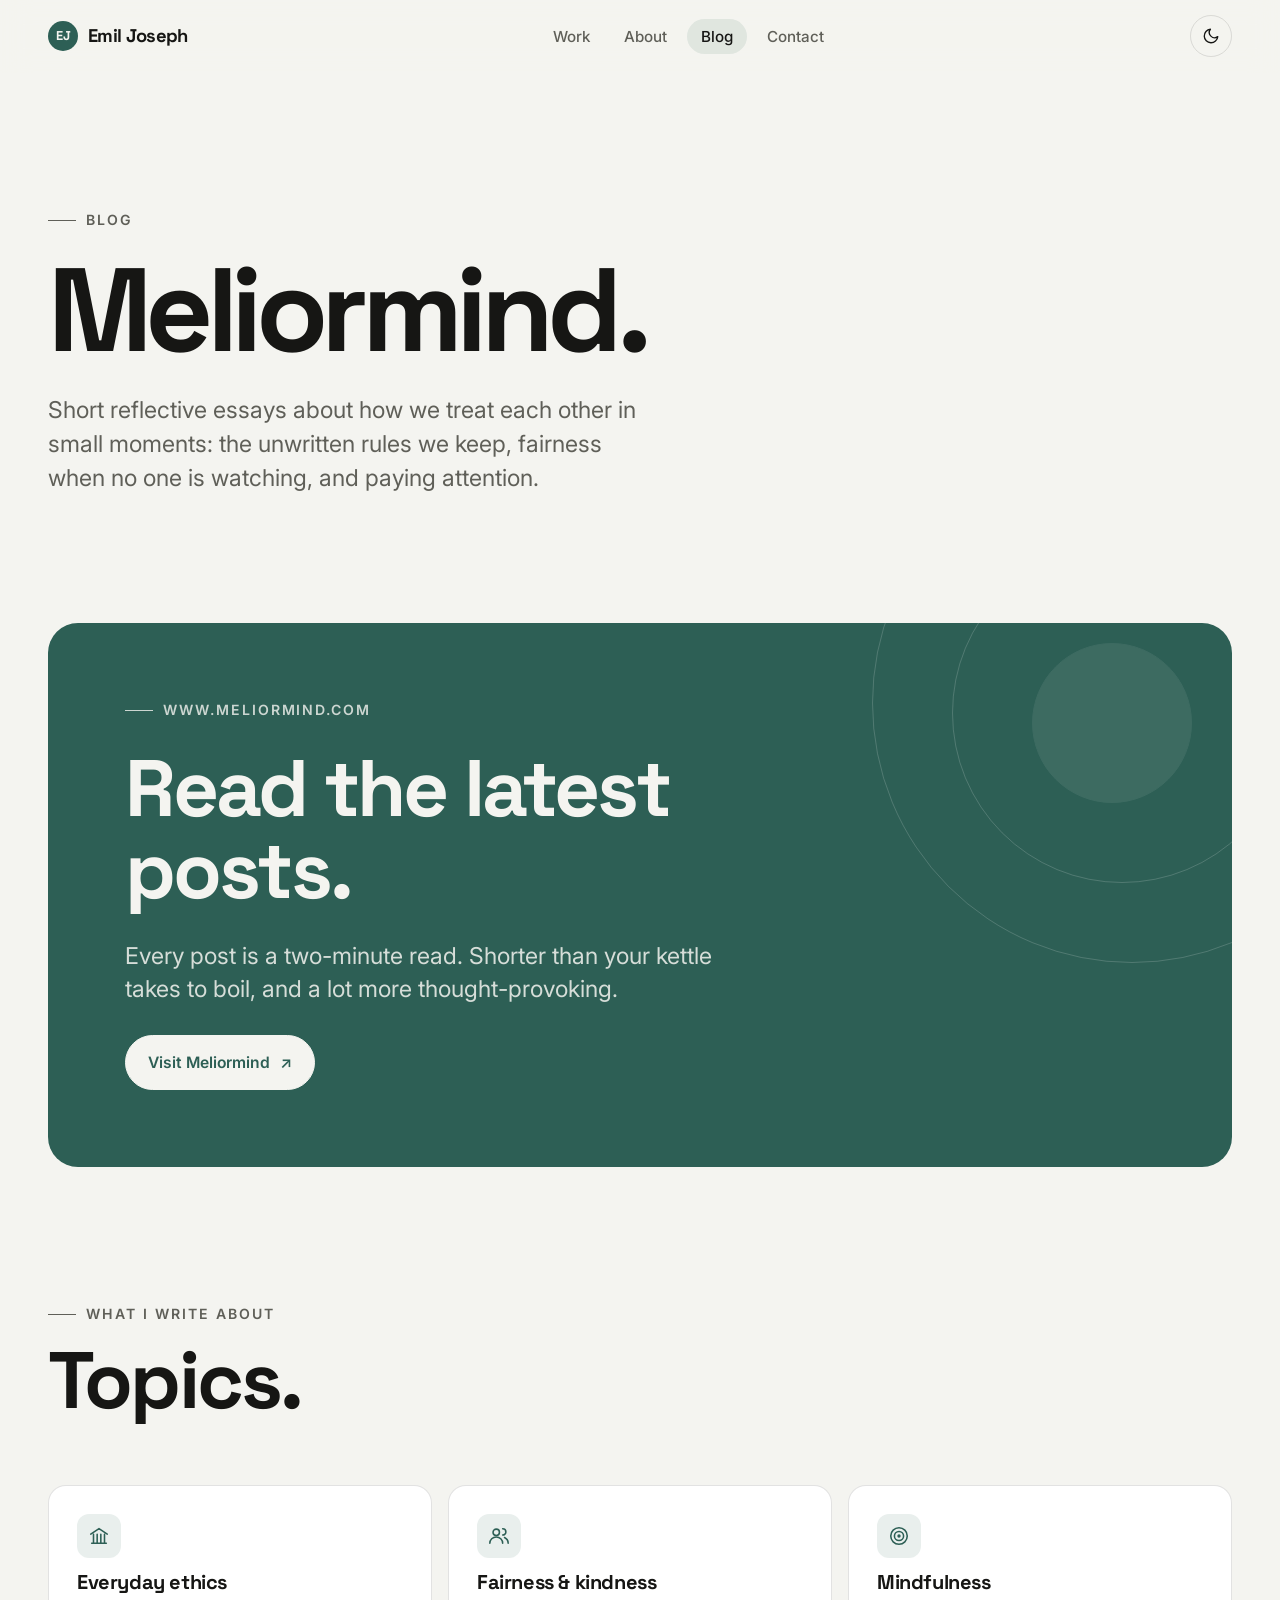
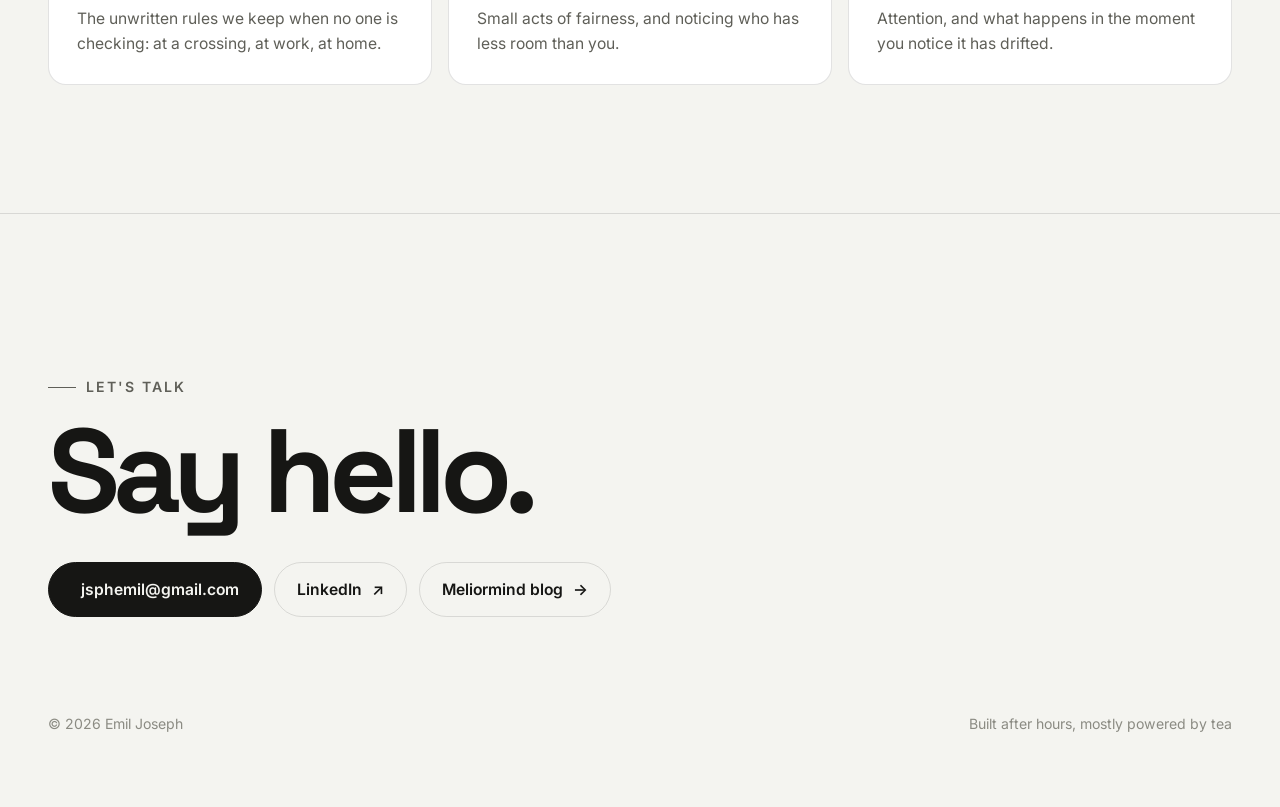
<file: blog.html>
<!doctype html>
<html lang="en">
<head>
<meta charset="utf-8">
<meta name="viewport" content="width=device-width, initial-scale=1">
<title>Blog — Emil Joseph</title>
<meta name="description" content="Emil Joseph writes at Meliormind: short reflective essays on everyday ethics, fairness, kindness and mindfulness.">
<link rel="canonical" href="https://jsphemil.github.io/blog.html">
<meta name="theme-color" content="#f4f4f0" media="(prefers-color-scheme: light)">
<meta name="theme-color" content="#0f1210" media="(prefers-color-scheme: dark)">
<meta property="og:type" content="website">
<meta property="og:site_name" content="Emil Joseph">
<meta property="og:title" content="Blog — Emil Joseph">
<meta property="og:description" content="Emil Joseph writes at Meliormind: short reflective essays on everyday ethics, fairness, kindness and mindfulness.">
<meta property="og:url" content="https://jsphemil.github.io/blog.html">
<meta property="og:image" content="https://jsphemil.github.io/assets/img/og/site.jpg">
<meta property="og:image:alt" content="Emil Joseph — portfolio">
<meta name="twitter:card" content="summary_large_image">
<link rel="icon" href="assets/img/favicon.svg" type="image/svg+xml">
<link rel="preconnect" href="https://fonts.googleapis.com">
<link rel="preconnect" href="https://fonts.gstatic.com" crossorigin>
<link rel="stylesheet" href="https://fonts.googleapis.com/css2?family=Inter:wght@400;500;600&family=Space+Grotesk:wght@500;600;700&display=swap">
<link rel="stylesheet" href="assets/css/site.css">
<script>document.documentElement.classList.add('js');try{var t=localStorage.getItem('theme');if(t)document.documentElement.dataset.theme=t}catch(e){}</script>
</head>
<body>
<a class="skip" href="#main">Skip to content</a>
<header class="site-header">
  <nav class="nav wrap" aria-label="Main">
    <a class="brand" href="index.html"><span class="brand-mark">EJ</span>Emil Joseph</a>
    <ul class="nav-links" id="nav-links">
      <li><a href="projects/index.html">Work</a></li>
      <li><a href="about.html">About</a></li>
      <li><a href="blog.html" aria-current="page">Blog</a></li>
      <li><a href="#contact">Contact</a></li>
    </ul>
    <div class="nav-actions">
      <button class="icon-btn theme-toggle" type="button" aria-label="Toggle colour theme"><svg class="moon" viewBox="0 0 24 24" aria-hidden="true"><path d="M21 12.8A9 9 0 1 1 11.2 3a7 7 0 0 0 9.8 9.8Z"/></svg><svg class="sun" viewBox="0 0 24 24" aria-hidden="true"><circle cx="12" cy="12" r="4"/><path d="M12 2v2M12 20v2M4.9 4.9l1.4 1.4M17.7 17.7l1.4 1.4M2 12h2M20 12h2M4.9 19.1l1.4-1.4M17.7 6.3l1.4-1.4"/></svg></button>
      <button class="icon-btn menu-toggle" type="button" aria-label="Menu" aria-expanded="false" aria-controls="nav-links"><svg viewBox="0 0 24 24" aria-hidden="true"><path d="M4 8h16M4 16h16"/></svg></button>
    </div>
  </nav>
</header>
<main id="main">
<section class="blog-hero wrap">
  <p class="eyebrow" data-reveal>Blog</p>
  <h1 data-reveal="fade">Meliormind.</h1>
  <div class="hero-sub" style="grid-template-columns:1fr;margin-top:0"><p data-reveal style="--d:.15s">Short reflective essays about how we treat each other in small moments: the unwritten rules we keep, fairness when no one is watching, and paying attention.</p></div>
</section>
<section class="wrap" style="padding-bottom:clamp(64px,10vw,140px)">
  <div class="blog-panel" data-reveal>
    <span class="orb a" aria-hidden="true"></span><span class="orb b" aria-hidden="true"></span><span class="orb c" aria-hidden="true"></span>
    <p class="eyebrow" style="color:inherit;opacity:.8">www.meliormind.com</p>
    <h2>Read the latest posts.</h2>
    <p>Every post is a two-minute read. Shorter than your kettle takes to boil, and a lot more thought-provoking.</p>
    <a class="btn" href="https://www.meliormind.com/" target="_blank" rel="noopener">Visit Meliormind <span class="arr">↗</span></a>
  </div>
</section>
<section class="wrap" style="padding-bottom:clamp(64px,10vw,140px)">
  <div class="section-head"><div><p class="eyebrow" data-reveal>What I write about</p><h2 data-reveal>Topics.</h2></div></div>
  <div class="topics"><div class="feature" data-reveal style="--d:0.00s"><span class="ico"><svg viewBox="0 0 24 24" aria-hidden="true"><path d="M4 20h16M6 20V10M10 20V10M14 20V10M18 20V10M3 10l9-6 9 6"/></svg></span><h3>Everyday ethics</h3><p>The unwritten rules we keep when no one is checking: at a crossing, at work, at home.</p></div><div class="feature" data-reveal style="--d:0.08s"><span class="ico"><svg viewBox="0 0 24 24" aria-hidden="true"><circle cx="9" cy="8" r="3.5"/><path d="M2 20a7 7 0 0 1 14 0"/><path d="M16 4a3.5 3.5 0 0 1 0 7M22 20a7 7 0 0 0-4-6.3"/></svg></span><h3>Fairness &amp; kindness</h3><p>Small acts of fairness, and noticing who has less room than you.</p></div><div class="feature" data-reveal style="--d:0.16s"><span class="ico"><svg viewBox="0 0 24 24" aria-hidden="true"><circle cx="12" cy="12" r="9"/><circle cx="12" cy="12" r="5"/><circle cx="12" cy="12" r="1"/></svg></span><h3>Mindfulness</h3><p>Attention, and what happens in the moment you notice it has drifted.</p></div></div>
</section>
</main>
<footer class="contact" id="contact">
  <div class="wrap">
    <p class="eyebrow" data-reveal>Let's talk</p>
    <h2 data-reveal><a href="mailto:jsphemil@gmail.com">Say hello.</a></h2>
    <div class="contact-links" data-reveal>
      <a class="btn" href="mailto:jsphemil@gmail.com"><svg viewBox="0 0 24 24" aria-hidden="true"><rect x="3" y="5" width="18" height="14" rx="2"/><path d="M3 7l9 6 9-6"/></svg> jsphemil@gmail.com</a>
      <a class="btn ghost" href="https://www.linkedin.com/in/jsphemil" target="_blank" rel="noopener">LinkedIn <span class="arr">↗</span></a>
      <a class="btn ghost" href="blog.html">Meliormind blog <span class="arr">→</span></a>
    </div>
    <div class="footer-bottom">
      <span>© <span data-year>2026</span> Emil Joseph</span>
      <span>Built after hours, mostly powered by tea</span>
    </div>
  </div>
</footer>
<script src="assets/js/site.js" defer></script>
</body>
</html>
</file>
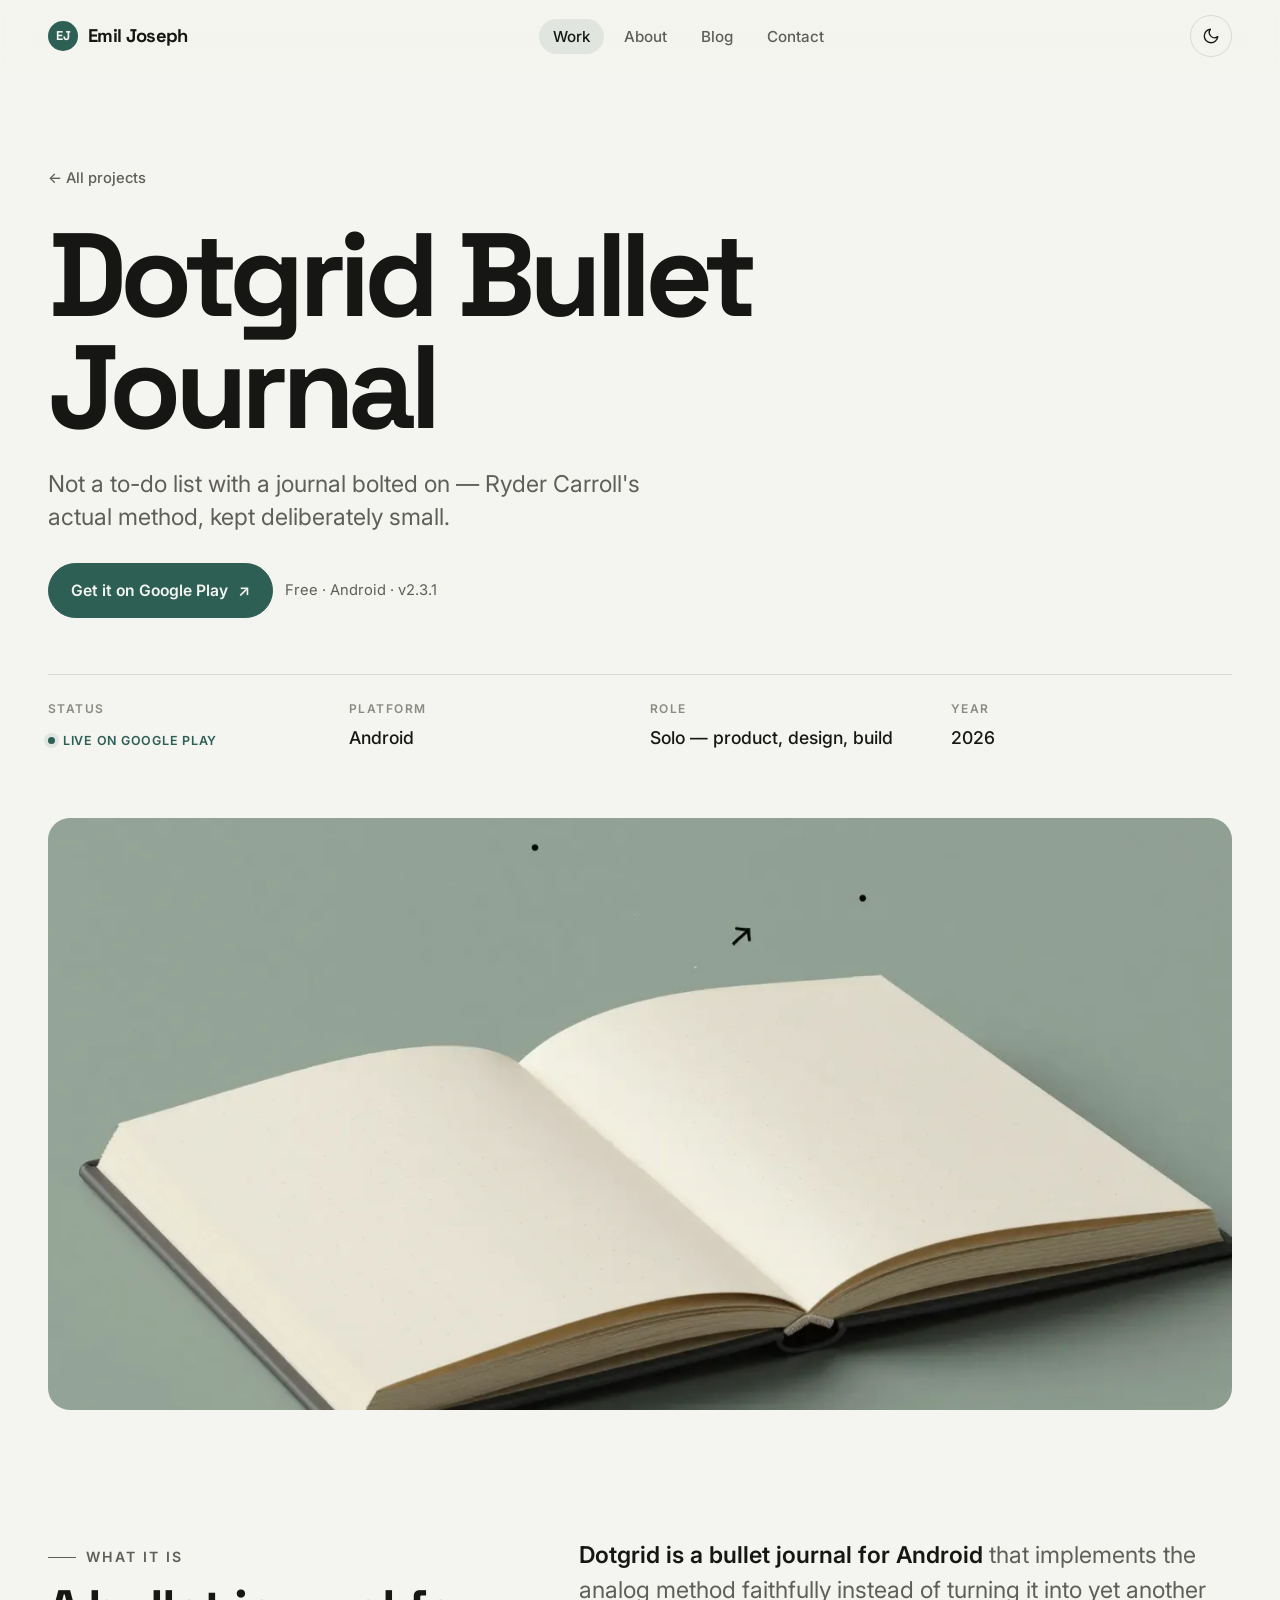
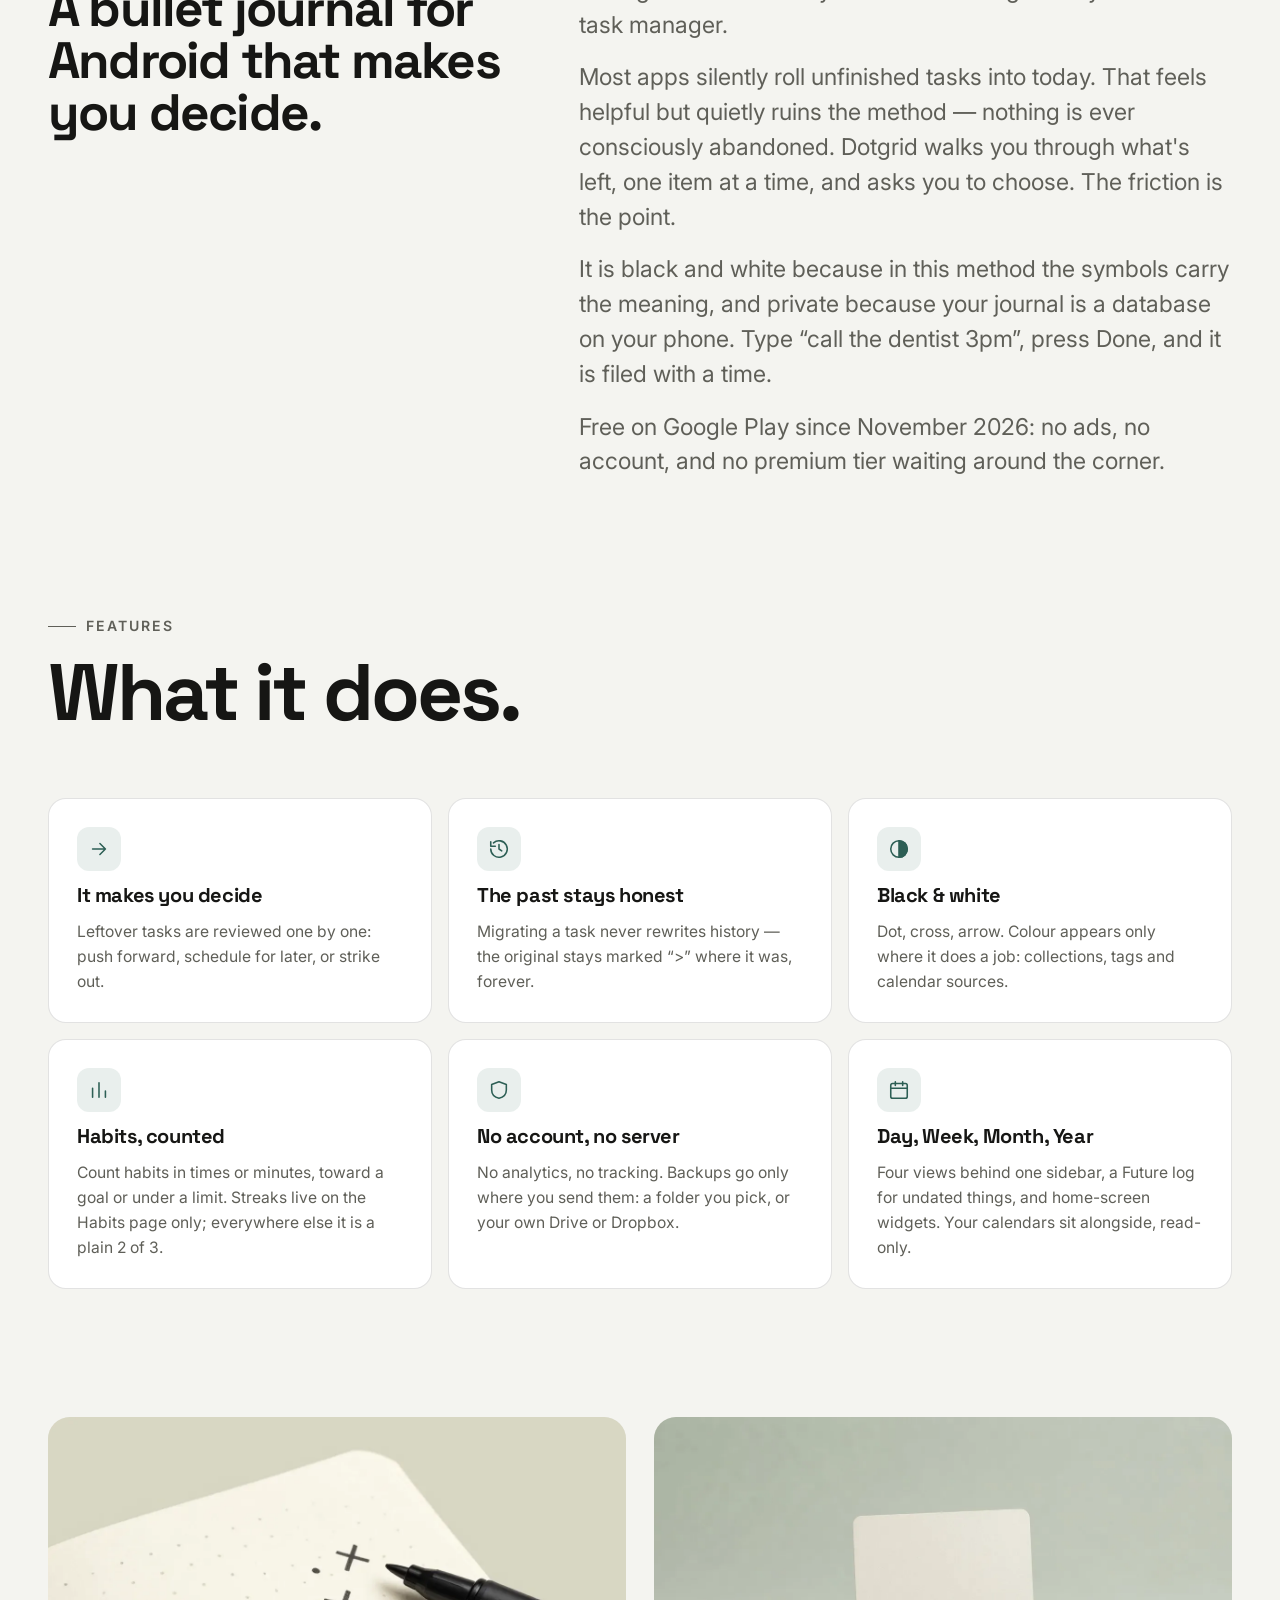
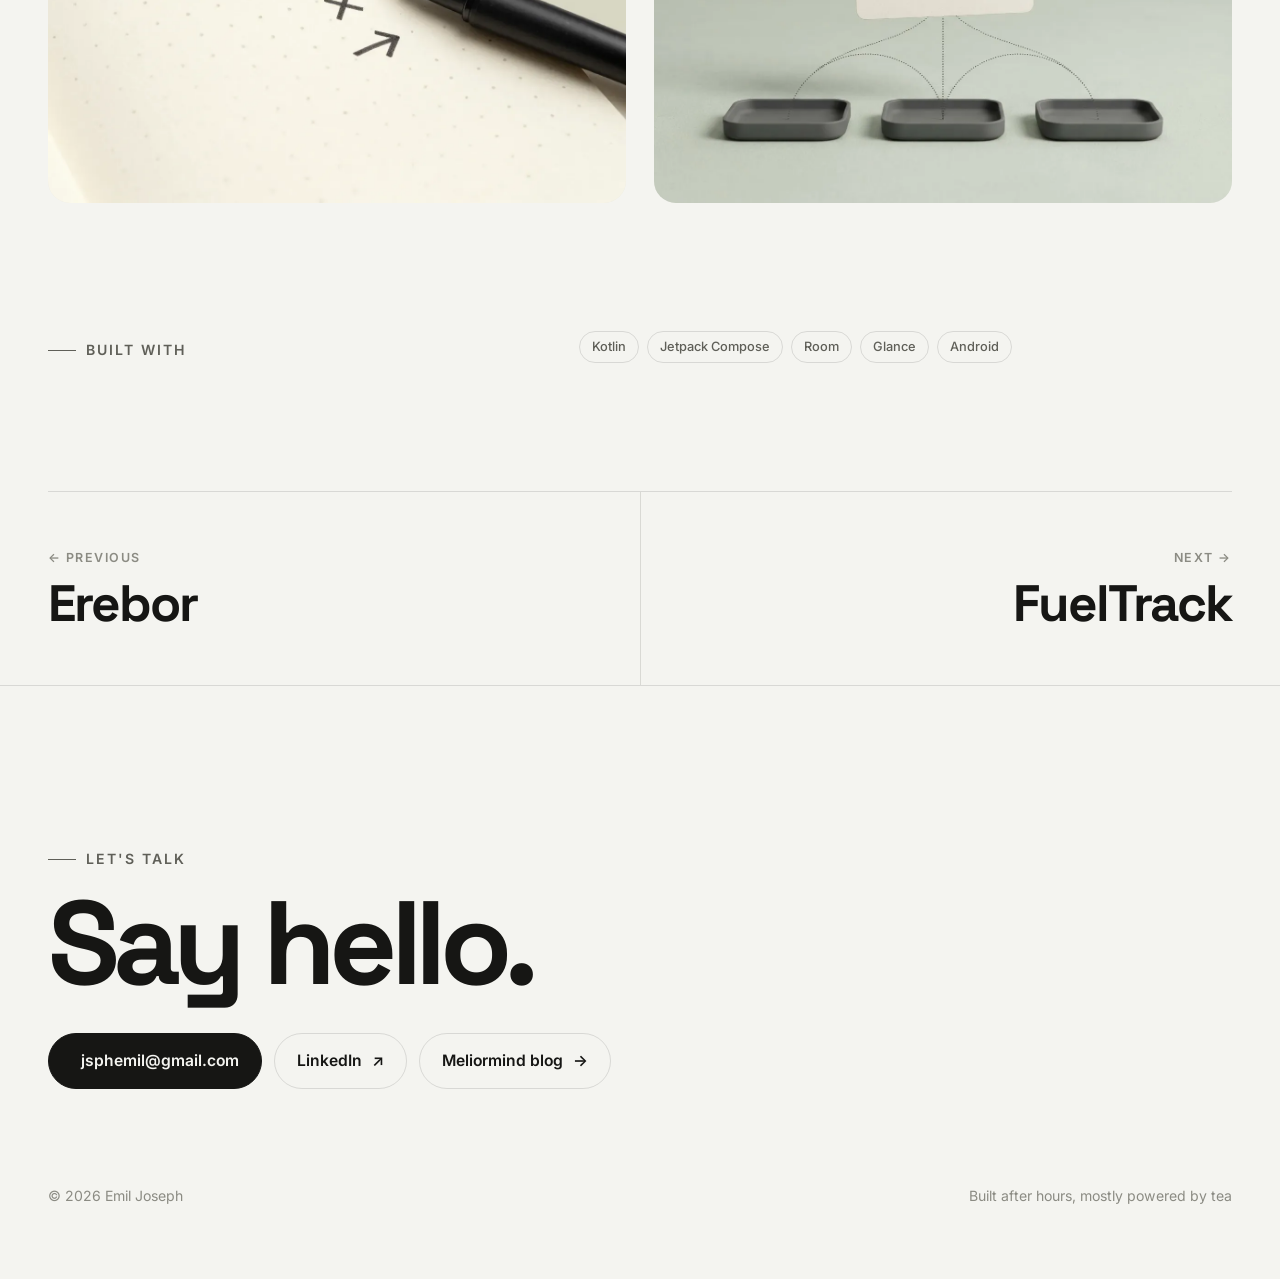
<file: projects/dotgrid.html>
<!doctype html>
<html lang="en">
<head>
<meta charset="utf-8">
<meta name="viewport" content="width=device-width, initial-scale=1">
<title>Dotgrid Bullet Journal — Emil Joseph</title>
<meta name="description" content="Dotgrid Bullet Journal: A bullet journal for Android that makes you decide. Not a to-do list with a journal bolted on — Ryder Carroll&#x27;s actual method, kept deliberately small.">
<link rel="canonical" href="https://jsphemil.github.io/projects/dotgrid.html">
<meta name="theme-color" content="#f4f4f0" media="(prefers-color-scheme: light)">
<meta name="theme-color" content="#0f1210" media="(prefers-color-scheme: dark)">
<meta property="og:type" content="website">
<meta property="og:site_name" content="Emil Joseph">
<meta property="og:title" content="Dotgrid Bullet Journal — Emil Joseph">
<meta property="og:description" content="Dotgrid Bullet Journal: A bullet journal for Android that makes you decide. Not a to-do list with a journal bolted on — Ryder Carroll&#x27;s actual method, kept deliberately small.">
<meta property="og:url" content="https://jsphemil.github.io/projects/dotgrid.html">
<meta property="og:image" content="https://jsphemil.github.io/assets/img/og/dotgrid.jpg">
<meta property="og:image:alt" content="An open cream notebook on a sage background with a dot and an arrow floating above the page">
<meta name="twitter:card" content="summary_large_image">
<link rel="icon" href="../assets/img/favicon.svg" type="image/svg+xml">
<link rel="preconnect" href="https://fonts.googleapis.com">
<link rel="preconnect" href="https://fonts.gstatic.com" crossorigin>
<link rel="stylesheet" href="https://fonts.googleapis.com/css2?family=Inter:wght@400;500;600&family=Space+Grotesk:wght@500;600;700&display=swap">
<link rel="stylesheet" href="../assets/css/site.css">
<script>document.documentElement.classList.add('js');try{var t=localStorage.getItem('theme');if(t)document.documentElement.dataset.theme=t}catch(e){}</script>
</head>
<body>
<a class="skip" href="#main">Skip to content</a>
<header class="site-header">
  <nav class="nav wrap" aria-label="Main">
    <a class="brand" href="../index.html"><span class="brand-mark">EJ</span>Emil Joseph</a>
    <ul class="nav-links" id="nav-links">
      <li><a href="../projects/index.html" aria-current="page">Work</a></li>
      <li><a href="../about.html">About</a></li>
      <li><a href="../blog.html">Blog</a></li>
      <li><a href="#contact">Contact</a></li>
    </ul>
    <div class="nav-actions">
      <button class="icon-btn theme-toggle" type="button" aria-label="Toggle colour theme"><svg class="moon" viewBox="0 0 24 24" aria-hidden="true"><path d="M21 12.8A9 9 0 1 1 11.2 3a7 7 0 0 0 9.8 9.8Z"/></svg><svg class="sun" viewBox="0 0 24 24" aria-hidden="true"><circle cx="12" cy="12" r="4"/><path d="M12 2v2M12 20v2M4.9 4.9l1.4 1.4M17.7 17.7l1.4 1.4M2 12h2M20 12h2M4.9 19.1l1.4-1.4M17.7 6.3l1.4-1.4"/></svg></button>
      <button class="icon-btn menu-toggle" type="button" aria-label="Menu" aria-expanded="false" aria-controls="nav-links"><svg viewBox="0 0 24 24" aria-hidden="true"><path d="M4 8h16M4 16h16"/></svg></button>
    </div>
  </nav>
</header>
<main id="main">
<section class="p-hero wrap">
  <a class="back" href="index.html" data-reveal>← All projects</a>
  <h1 data-reveal style="--d:.05s">Dotgrid Bullet Journal</h1>
  <p class="p-lede" data-reveal style="--d:.15s">Not a to-do list with a journal bolted on — Ryder Carroll's actual method, kept deliberately small.</p>
  <div class="hero-cta" data-reveal style="--d:.2s;margin-top:28px"><a class="btn accent" href="https://play.google.com/store/apps/details?id=com.jsphemil.dotgrid" target="_blank" rel="noopener">Get it on Google Play <span class="arr">↗</span></a><span class="muted" style="align-self:center;font-size:.92rem">Free · Android · v2.3.1</span></div>
  <dl class="p-facts" data-reveal style="--d:.25s">
    <div><dt>Status</dt><dd><span class="status">Live on Google Play</span></dd></div>
    <div><dt>Platform</dt><dd>Android</dd></div>
    <div><dt>Role</dt><dd>Solo — product, design, build</dd></div>
    <div><dt>Year</dt><dd>2026</dd></div>
  </dl>
</section>
<div class="wrap"><div class="p-cover parallax" data-reveal="fade"><img src="../assets/img/dotgrid/hero.webp" alt="An open cream notebook on a sage background with a dot and an arrow floating above the page" width="1536" height="1024" fetchpriority="high"></div></div>
<section class="section wrap">
  <div class="prose">
    <div><p class="eyebrow" data-reveal>What it is</p><h2 data-reveal style="margin-top:14px">A bullet journal for Android that makes you decide.</h2></div>
    <div class="body" data-reveal><p><strong>Dotgrid is a bullet journal for Android</strong> that implements the analog method faithfully instead of turning it into yet another task manager.</p><p>Most apps silently roll unfinished tasks into today. That feels helpful but quietly ruins the method — nothing is ever consciously abandoned. Dotgrid walks you through what's left, one item at a time, and asks you to choose. The friction is the point.</p><p>It is black and white because in this method the symbols carry the meaning, and private because your journal is a database on your phone. Type “call the dentist 3pm”, press Done, and it is filed with a time.</p><p>Free on Google Play since November 2026: no ads, no account, and no premium tier waiting around the corner.</p></div>
  </div>
</section>
<section class="wrap" style="padding-bottom:clamp(64px,10vw,140px)">
  <div class="section-head"><div><p class="eyebrow" data-reveal>Features</p><h2 data-reveal>What it does.</h2></div></div>
  <ul class="features"><li class="feature" data-reveal style="--d:0.00s"><span class="ico"><svg viewBox="0 0 24 24" aria-hidden="true"><path d="M5 12h14M13 6l6 6-6 6"/></svg></span><h3>It makes you decide</h3><p>Leftover tasks are reviewed one by one: push forward, schedule for later, or strike out.</p></li><li class="feature" data-reveal style="--d:0.08s"><span class="ico"><svg viewBox="0 0 24 24" aria-hidden="true"><path d="M3 12a9 9 0 1 0 3-6.7"/><path d="M3 4v5h5"/><path d="M12 7v5l3 2"/></svg></span><h3>The past stays honest</h3><p>Migrating a task never rewrites history — the original stays marked “>” where it was, forever.</p></li><li class="feature" data-reveal style="--d:0.16s"><span class="ico"><svg viewBox="0 0 24 24" aria-hidden="true"><circle cx="12" cy="12" r="9"/><path d="M12 3v18a9 9 0 0 0 0-18Z" fill="currentColor"/></svg></span><h3>Black & white</h3><p>Dot, cross, arrow. Colour appears only where it does a job: collections, tags and calendar sources.</p></li><li class="feature" data-reveal style="--d:0.00s"><span class="ico"><svg viewBox="0 0 24 24" aria-hidden="true"><path d="M5 20V10M12 20V4M19 20v-7"/></svg></span><h3>Habits, counted</h3><p>Count habits in times or minutes, toward a goal or under a limit. Streaks live on the Habits page only; everywhere else it is a plain 2 of 3.</p></li><li class="feature" data-reveal style="--d:0.08s"><span class="ico"><svg viewBox="0 0 24 24" aria-hidden="true"><path d="M12 3l8 3v6c0 5-3.5 8-8 9-4.5-1-8-4-8-9V6l8-3Z"/></svg></span><h3>No account, no server</h3><p>No analytics, no tracking. Backups go only where you send them: a folder you pick, or your own Drive or Dropbox.</p></li><li class="feature" data-reveal style="--d:0.16s"><span class="ico"><svg viewBox="0 0 24 24" aria-hidden="true"><rect x="3" y="5" width="18" height="16" rx="2"/><path d="M3 10h18M8 3v4M16 3v4"/></svg></span><h3>Day, Week, Month, Year</h3><p>Four views behind one sidebar, a Future log for undated things, and home-screen widgets. Your calendars sit alongside, read-only.</p></li></ul>
</section>
<section class="wrap" style="padding-bottom:clamp(64px,10vw,140px)">
  <div class="gallery"><figure data-reveal="scale"><img src="../assets/img/dotgrid/detail-1.webp" alt="A dot-grid journal page with hand-drawn bullet symbols and a black fineliner pen" width="1248" height="832" loading="lazy" decoding="async"></figure><figure data-reveal="scale"><img src="../assets/img/dotgrid/detail-2.webp" alt="A floating paper card with dotted lines leading down to three dark trays: forward, schedule or strike out" width="1264" height="843" loading="lazy" decoding="async"></figure></div>
</section>
<section class="wrap" style="padding-bottom:clamp(64px,10vw,140px)">
  <div class="prose">
    <div><p class="eyebrow" data-reveal>Built with</p></div>
    <ul class="chips" data-reveal><li class="chip">Kotlin</li><li class="chip">Jetpack Compose</li><li class="chip">Room</li><li class="chip">Glance</li><li class="chip">Android</li></ul>
  </div>
</section>
<nav class="wrap pnav" aria-label="More projects">
  <a href="erebor.html"><small>← Previous</small><span>Erebor</span></a>
  <a href="fueltrack.html"><small>Next →</small><span>FuelTrack</span></a>
</nav>
</main>
<footer class="contact" id="contact">
  <div class="wrap">
    <p class="eyebrow" data-reveal>Let's talk</p>
    <h2 data-reveal><a href="mailto:jsphemil@gmail.com">Say hello.</a></h2>
    <div class="contact-links" data-reveal>
      <a class="btn" href="mailto:jsphemil@gmail.com"><svg viewBox="0 0 24 24" aria-hidden="true"><rect x="3" y="5" width="18" height="14" rx="2"/><path d="M3 7l9 6 9-6"/></svg> jsphemil@gmail.com</a>
      <a class="btn ghost" href="https://www.linkedin.com/in/jsphemil" target="_blank" rel="noopener">LinkedIn <span class="arr">↗</span></a>
      <a class="btn ghost" href="../blog.html">Meliormind blog <span class="arr">→</span></a>
    </div>
    <div class="footer-bottom">
      <span>© <span data-year>2026</span> Emil Joseph</span>
      <span>Built after hours, mostly powered by tea</span>
    </div>
  </div>
</footer>
<script src="../assets/js/site.js" defer></script>
</body>
</html>
</file>
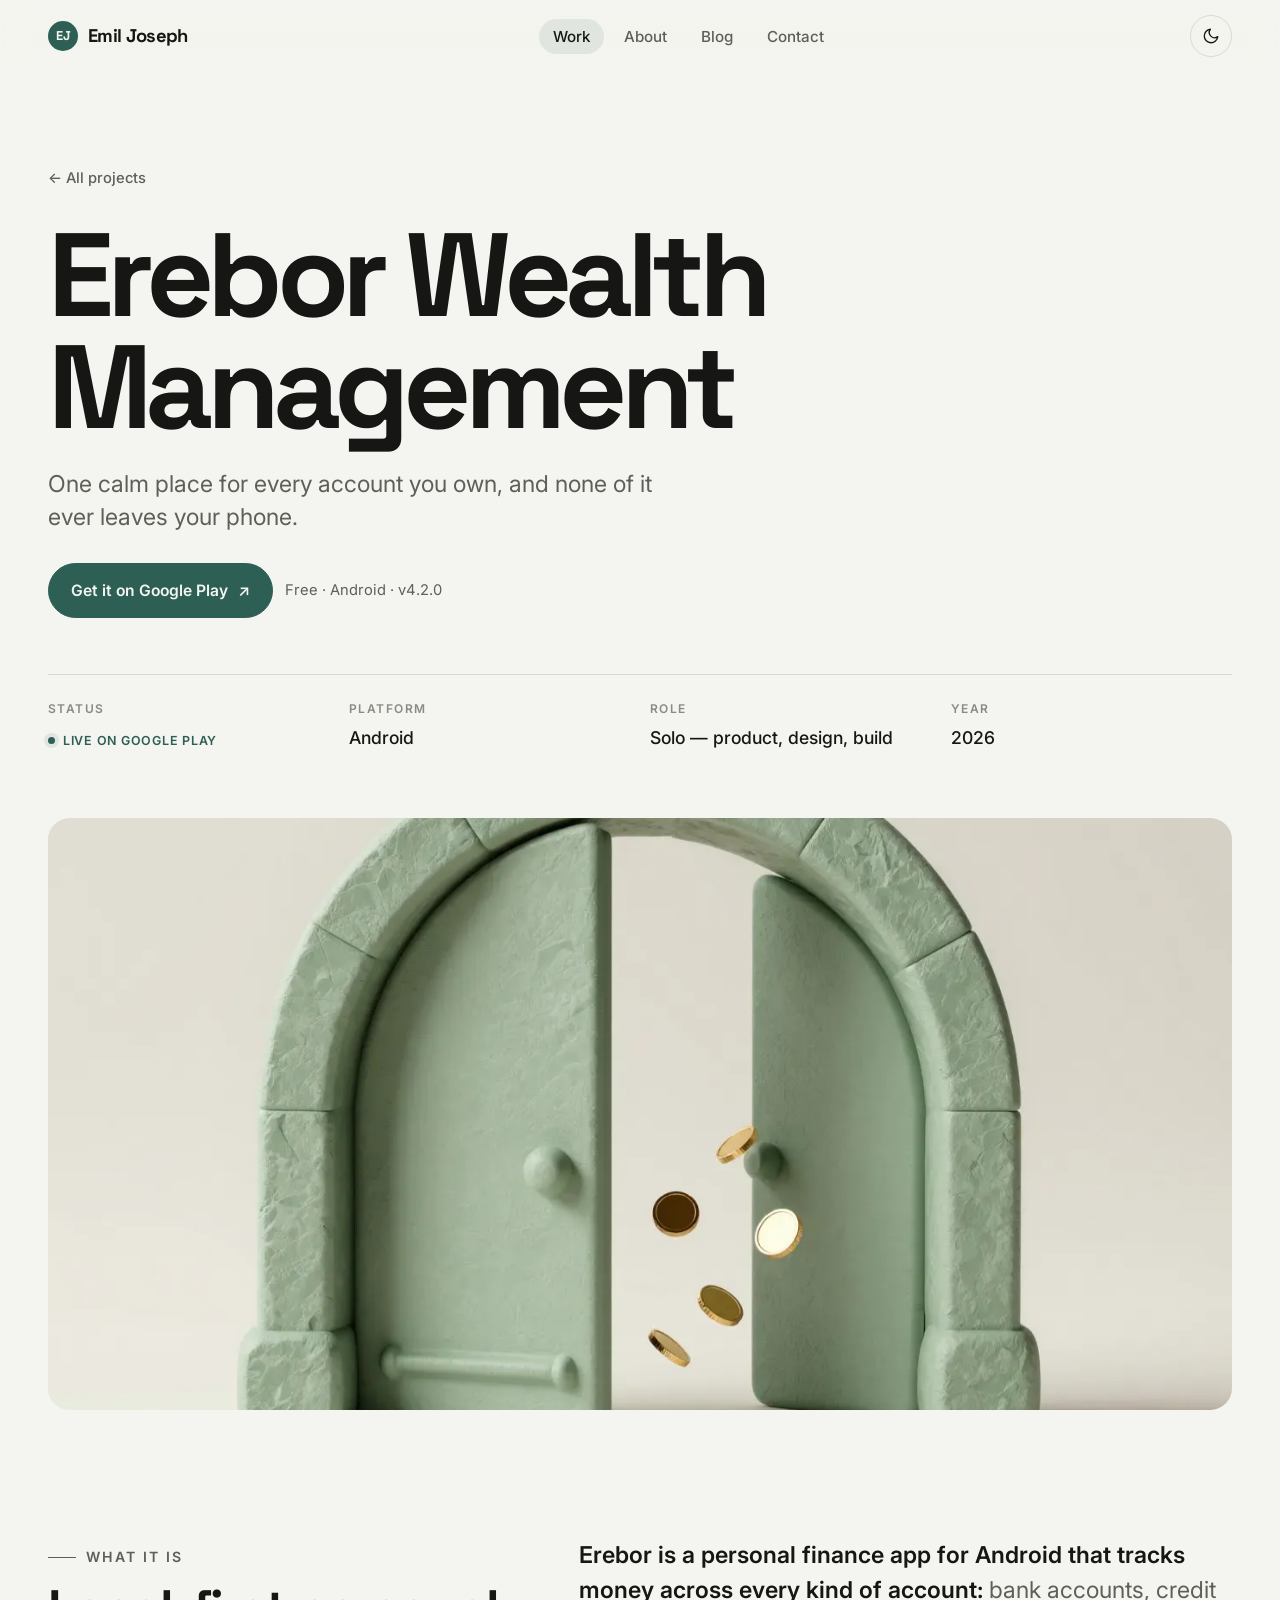
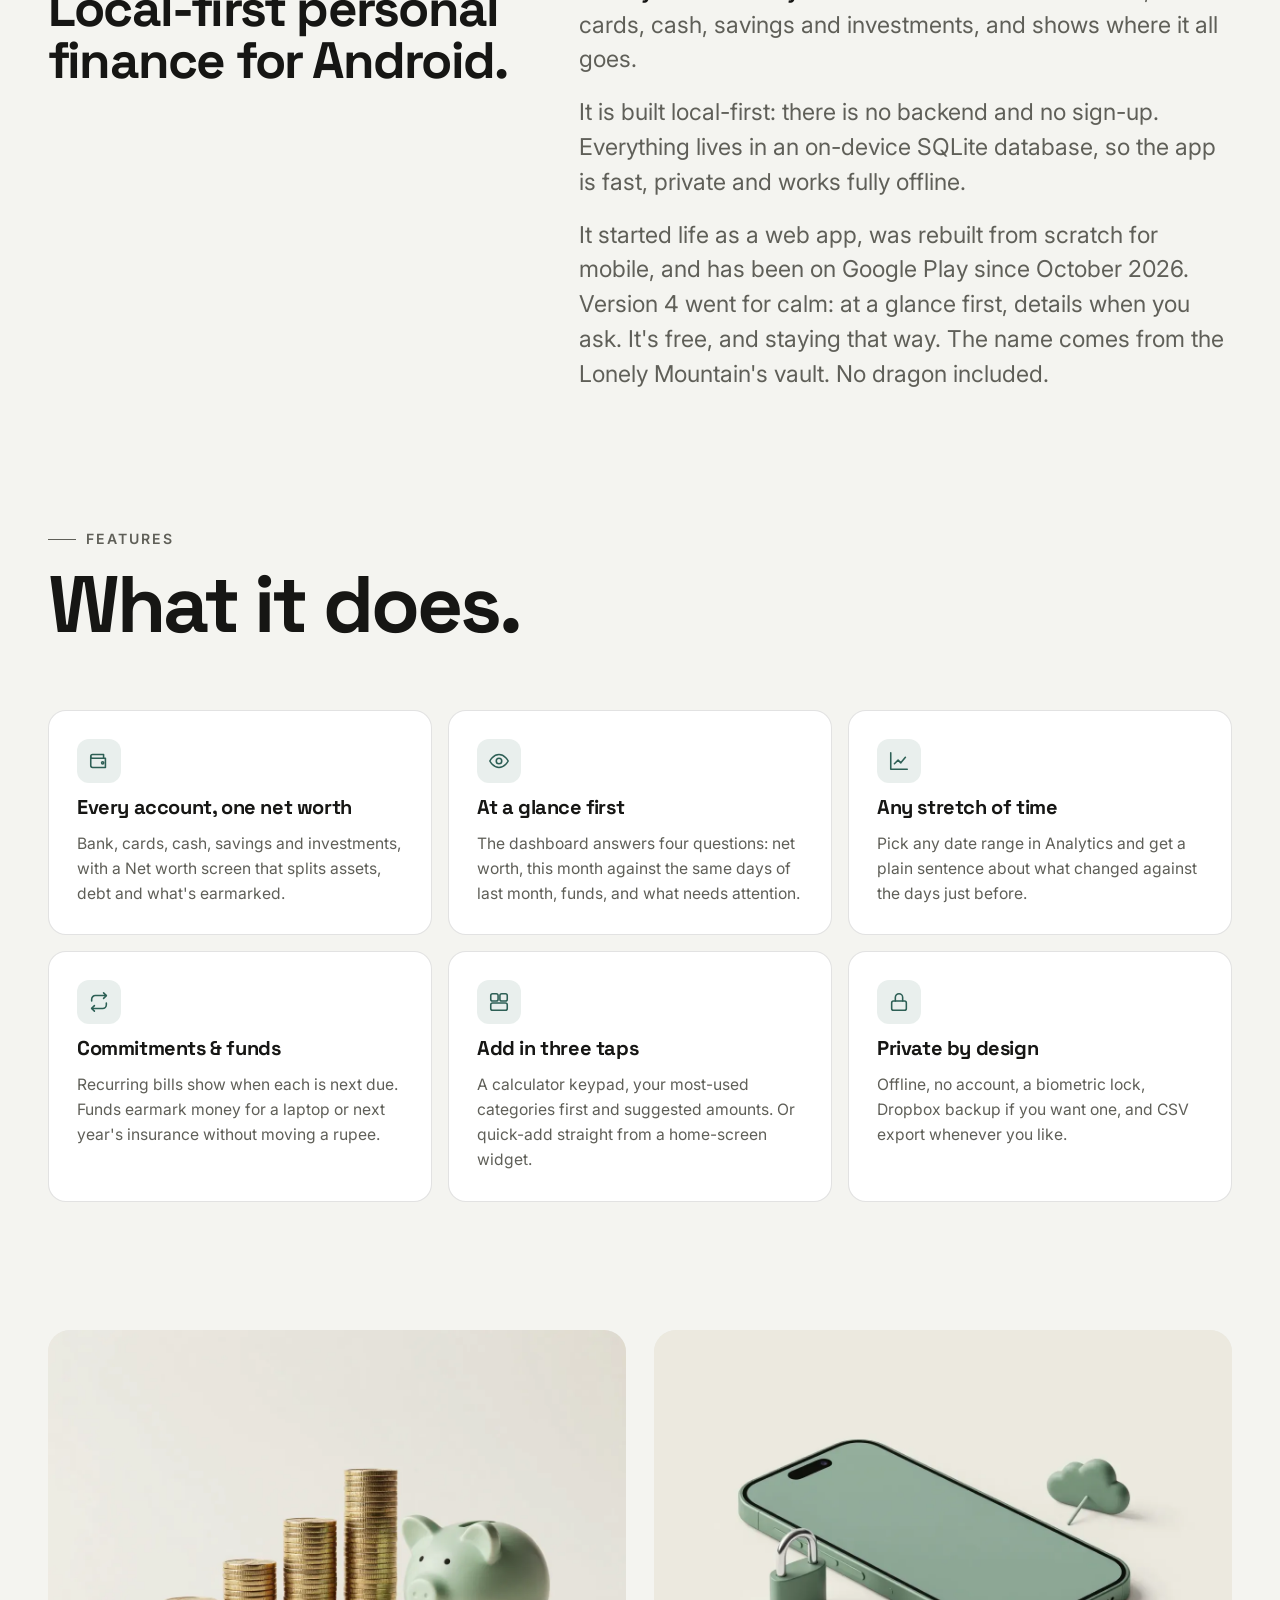
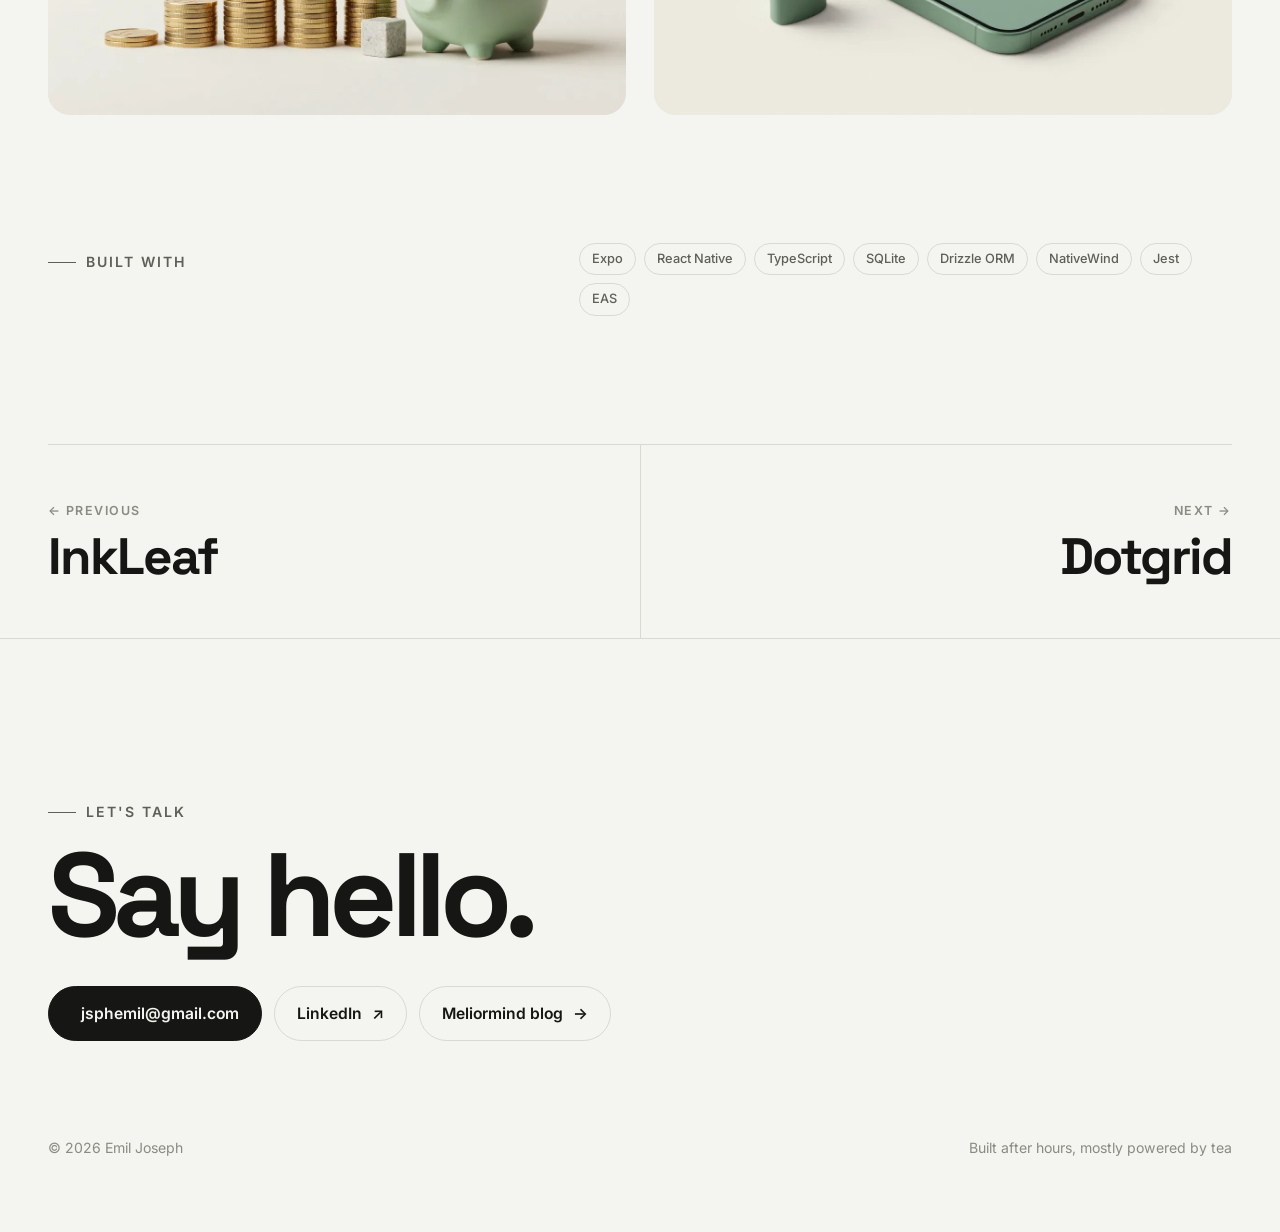
<file: projects/erebor.html>
<!doctype html>
<html lang="en">
<head>
<meta charset="utf-8">
<meta name="viewport" content="width=device-width, initial-scale=1">
<title>Erebor Wealth Management — Emil Joseph</title>
<meta name="description" content="Erebor Wealth Management: Local-first personal finance for Android. One calm place for every account you own, free on Google Play.">
<link rel="canonical" href="https://jsphemil.github.io/projects/erebor.html">
<meta name="theme-color" content="#f4f4f0" media="(prefers-color-scheme: light)">
<meta name="theme-color" content="#0f1210" media="(prefers-color-scheme: dark)">
<meta property="og:type" content="website">
<meta property="og:site_name" content="Emil Joseph">
<meta property="og:title" content="Erebor Wealth Management — Emil Joseph">
<meta property="og:description" content="Erebor Wealth Management: Local-first personal finance for Android. One calm place for every account you own, free on Google Play.">
<meta property="og:url" content="https://jsphemil.github.io/projects/erebor.html">
<meta property="og:image" content="https://jsphemil.github.io/assets/img/og/erebor.jpg">
<meta property="og:image:alt" content="A sage-green stone vault archway with its doors open and gold coins tumbling through">
<meta name="twitter:card" content="summary_large_image">
<link rel="icon" href="../assets/img/favicon.svg" type="image/svg+xml">
<link rel="preconnect" href="https://fonts.googleapis.com">
<link rel="preconnect" href="https://fonts.gstatic.com" crossorigin>
<link rel="stylesheet" href="https://fonts.googleapis.com/css2?family=Inter:wght@400;500;600&family=Space+Grotesk:wght@500;600;700&display=swap">
<link rel="stylesheet" href="../assets/css/site.css">
<script>document.documentElement.classList.add('js');try{var t=localStorage.getItem('theme');if(t)document.documentElement.dataset.theme=t}catch(e){}</script>
</head>
<body>
<a class="skip" href="#main">Skip to content</a>
<header class="site-header">
  <nav class="nav wrap" aria-label="Main">
    <a class="brand" href="../index.html"><span class="brand-mark">EJ</span>Emil Joseph</a>
    <ul class="nav-links" id="nav-links">
      <li><a href="../projects/index.html" aria-current="page">Work</a></li>
      <li><a href="../about.html">About</a></li>
      <li><a href="../blog.html">Blog</a></li>
      <li><a href="#contact">Contact</a></li>
    </ul>
    <div class="nav-actions">
      <button class="icon-btn theme-toggle" type="button" aria-label="Toggle colour theme"><svg class="moon" viewBox="0 0 24 24" aria-hidden="true"><path d="M21 12.8A9 9 0 1 1 11.2 3a7 7 0 0 0 9.8 9.8Z"/></svg><svg class="sun" viewBox="0 0 24 24" aria-hidden="true"><circle cx="12" cy="12" r="4"/><path d="M12 2v2M12 20v2M4.9 4.9l1.4 1.4M17.7 17.7l1.4 1.4M2 12h2M20 12h2M4.9 19.1l1.4-1.4M17.7 6.3l1.4-1.4"/></svg></button>
      <button class="icon-btn menu-toggle" type="button" aria-label="Menu" aria-expanded="false" aria-controls="nav-links"><svg viewBox="0 0 24 24" aria-hidden="true"><path d="M4 8h16M4 16h16"/></svg></button>
    </div>
  </nav>
</header>
<main id="main">
<section class="p-hero wrap">
  <a class="back" href="index.html" data-reveal>← All projects</a>
  <h1 data-reveal style="--d:.05s">Erebor Wealth Management</h1>
  <p class="p-lede" data-reveal style="--d:.15s">One calm place for every account you own, and none of it ever leaves your phone.</p>
  <div class="hero-cta" data-reveal style="--d:.2s;margin-top:28px"><a class="btn accent" href="https://play.google.com/store/apps/details?id=com.jsphemil.spendingtracker" target="_blank" rel="noopener">Get it on Google Play <span class="arr">↗</span></a><span class="muted" style="align-self:center;font-size:.92rem">Free · Android · v4.2.0</span></div>
  <dl class="p-facts" data-reveal style="--d:.25s">
    <div><dt>Status</dt><dd><span class="status">Live on Google Play</span></dd></div>
    <div><dt>Platform</dt><dd>Android</dd></div>
    <div><dt>Role</dt><dd>Solo — product, design, build</dd></div>
    <div><dt>Year</dt><dd>2026</dd></div>
  </dl>
</section>
<div class="wrap"><div class="p-cover parallax" data-reveal="fade"><img src="../assets/img/erebor/hero.webp" alt="A sage-green stone vault archway with its doors open and gold coins tumbling through" width="1536" height="1024" fetchpriority="high"></div></div>
<section class="section wrap">
  <div class="prose">
    <div><p class="eyebrow" data-reveal>What it is</p><h2 data-reveal style="margin-top:14px">Local-first personal finance for Android.</h2></div>
    <div class="body" data-reveal><p><strong>Erebor is a personal finance app for Android that tracks money across every kind of account:</strong> bank accounts, credit cards, cash, savings and investments, and shows where it all goes.</p><p>It is built local-first: there is no backend and no sign-up. Everything lives in an on-device SQLite database, so the app is fast, private and works fully offline.</p><p>It started life as a web app, was rebuilt from scratch for mobile, and has been on Google Play since October 2026. Version 4 went for calm: at a glance first, details when you ask. It's free, and staying that way. The name comes from the Lonely Mountain's vault. No dragon included.</p></div>
  </div>
</section>
<section class="wrap" style="padding-bottom:clamp(64px,10vw,140px)">
  <div class="section-head"><div><p class="eyebrow" data-reveal>Features</p><h2 data-reveal>What it does.</h2></div></div>
  <ul class="features"><li class="feature" data-reveal style="--d:0.00s"><span class="ico"><svg viewBox="0 0 24 24" aria-hidden="true"><path d="M3 7a2 2 0 0 1 2-2h12v4"/><path d="M3 7v10a2 2 0 0 0 2 2h14V9H5a2 2 0 0 1-2-2Z"/><circle cx="16" cy="14" r="1.2"/></svg></span><h3>Every account, one net worth</h3><p>Bank, cards, cash, savings and investments, with a Net worth screen that splits assets, debt and what's earmarked.</p></li><li class="feature" data-reveal style="--d:0.08s"><span class="ico"><svg viewBox="0 0 24 24" aria-hidden="true"><path d="M2 12s3.5-7 10-7 10 7 10 7-3.5 7-10 7S2 12 2 12Z"/><circle cx="12" cy="12" r="3"/></svg></span><h3>At a glance first</h3><p>The dashboard answers four questions: net worth, this month against the same days of last month, funds, and what needs attention.</p></li><li class="feature" data-reveal style="--d:0.16s"><span class="ico"><svg viewBox="0 0 24 24" aria-hidden="true"><path d="M3 3v18h18"/><path d="M7 15l4-4 3 3 5-6"/></svg></span><h3>Any stretch of time</h3><p>Pick any date range in Analytics and get a plain sentence about what changed against the days just before.</p></li><li class="feature" data-reveal style="--d:0.00s"><span class="ico"><svg viewBox="0 0 24 24" aria-hidden="true"><path d="M17 2l3 3-3 3"/><path d="M4 11V9a4 4 0 0 1 4-4h12"/><path d="M7 22l-3-3 3-3"/><path d="M20 13v2a4 4 0 0 1-4 4H4"/></svg></span><h3>Commitments &amp; funds</h3><p>Recurring bills show when each is next due. Funds earmark money for a laptop or next year's insurance without moving a rupee.</p></li><li class="feature" data-reveal style="--d:0.08s"><span class="ico"><svg viewBox="0 0 24 24" aria-hidden="true"><rect x="3" y="3" width="8" height="8" rx="2"/><rect x="13" y="3" width="8" height="8" rx="2"/><rect x="3" y="13" width="18" height="8" rx="2"/></svg></span><h3>Add in three taps</h3><p>A calculator keypad, your most-used categories first and suggested amounts. Or quick-add straight from a home-screen widget.</p></li><li class="feature" data-reveal style="--d:0.16s"><span class="ico"><svg viewBox="0 0 24 24" aria-hidden="true"><rect x="4" y="11" width="16" height="10" rx="2"/><path d="M8 11V7a4 4 0 0 1 8 0v4"/></svg></span><h3>Private by design</h3><p>Offline, no account, a biometric lock, Dropbox backup if you want one, and CSV export whenever you like.</p></li></ul>
</section>
<section class="wrap" style="padding-bottom:clamp(64px,10vw,140px)">
  <div class="gallery"><figure data-reveal="scale"><img src="../assets/img/erebor/detail-1.webp" alt="Stacks of gold coins growing in height beside a sage-green piggy bank" width="1248" height="832" loading="lazy" decoding="async"></figure><figure data-reveal="scale"><img src="../assets/img/erebor/detail-2.webp" alt="A sage-green phone lying beside a padlock and a crossed-out cloud, symbolising offline privacy" width="1248" height="832" loading="lazy" decoding="async"></figure></div>
</section>
<section class="wrap" style="padding-bottom:clamp(64px,10vw,140px)">
  <div class="prose">
    <div><p class="eyebrow" data-reveal>Built with</p></div>
    <ul class="chips" data-reveal><li class="chip">Expo</li><li class="chip">React Native</li><li class="chip">TypeScript</li><li class="chip">SQLite</li><li class="chip">Drizzle ORM</li><li class="chip">NativeWind</li><li class="chip">Jest</li><li class="chip">EAS</li></ul>
  </div>
</section>
<nav class="wrap pnav" aria-label="More projects">
  <a href="inkleaf.html"><small>← Previous</small><span>InkLeaf</span></a>
  <a href="dotgrid.html"><small>Next →</small><span>Dotgrid</span></a>
</nav>
</main>
<footer class="contact" id="contact">
  <div class="wrap">
    <p class="eyebrow" data-reveal>Let's talk</p>
    <h2 data-reveal><a href="mailto:jsphemil@gmail.com">Say hello.</a></h2>
    <div class="contact-links" data-reveal>
      <a class="btn" href="mailto:jsphemil@gmail.com"><svg viewBox="0 0 24 24" aria-hidden="true"><rect x="3" y="5" width="18" height="14" rx="2"/><path d="M3 7l9 6 9-6"/></svg> jsphemil@gmail.com</a>
      <a class="btn ghost" href="https://www.linkedin.com/in/jsphemil" target="_blank" rel="noopener">LinkedIn <span class="arr">↗</span></a>
      <a class="btn ghost" href="../blog.html">Meliormind blog <span class="arr">→</span></a>
    </div>
    <div class="footer-bottom">
      <span>© <span data-year>2026</span> Emil Joseph</span>
      <span>Built after hours, mostly powered by tea</span>
    </div>
  </div>
</footer>
<script src="../assets/js/site.js" defer></script>
</body>
</html>
</file>
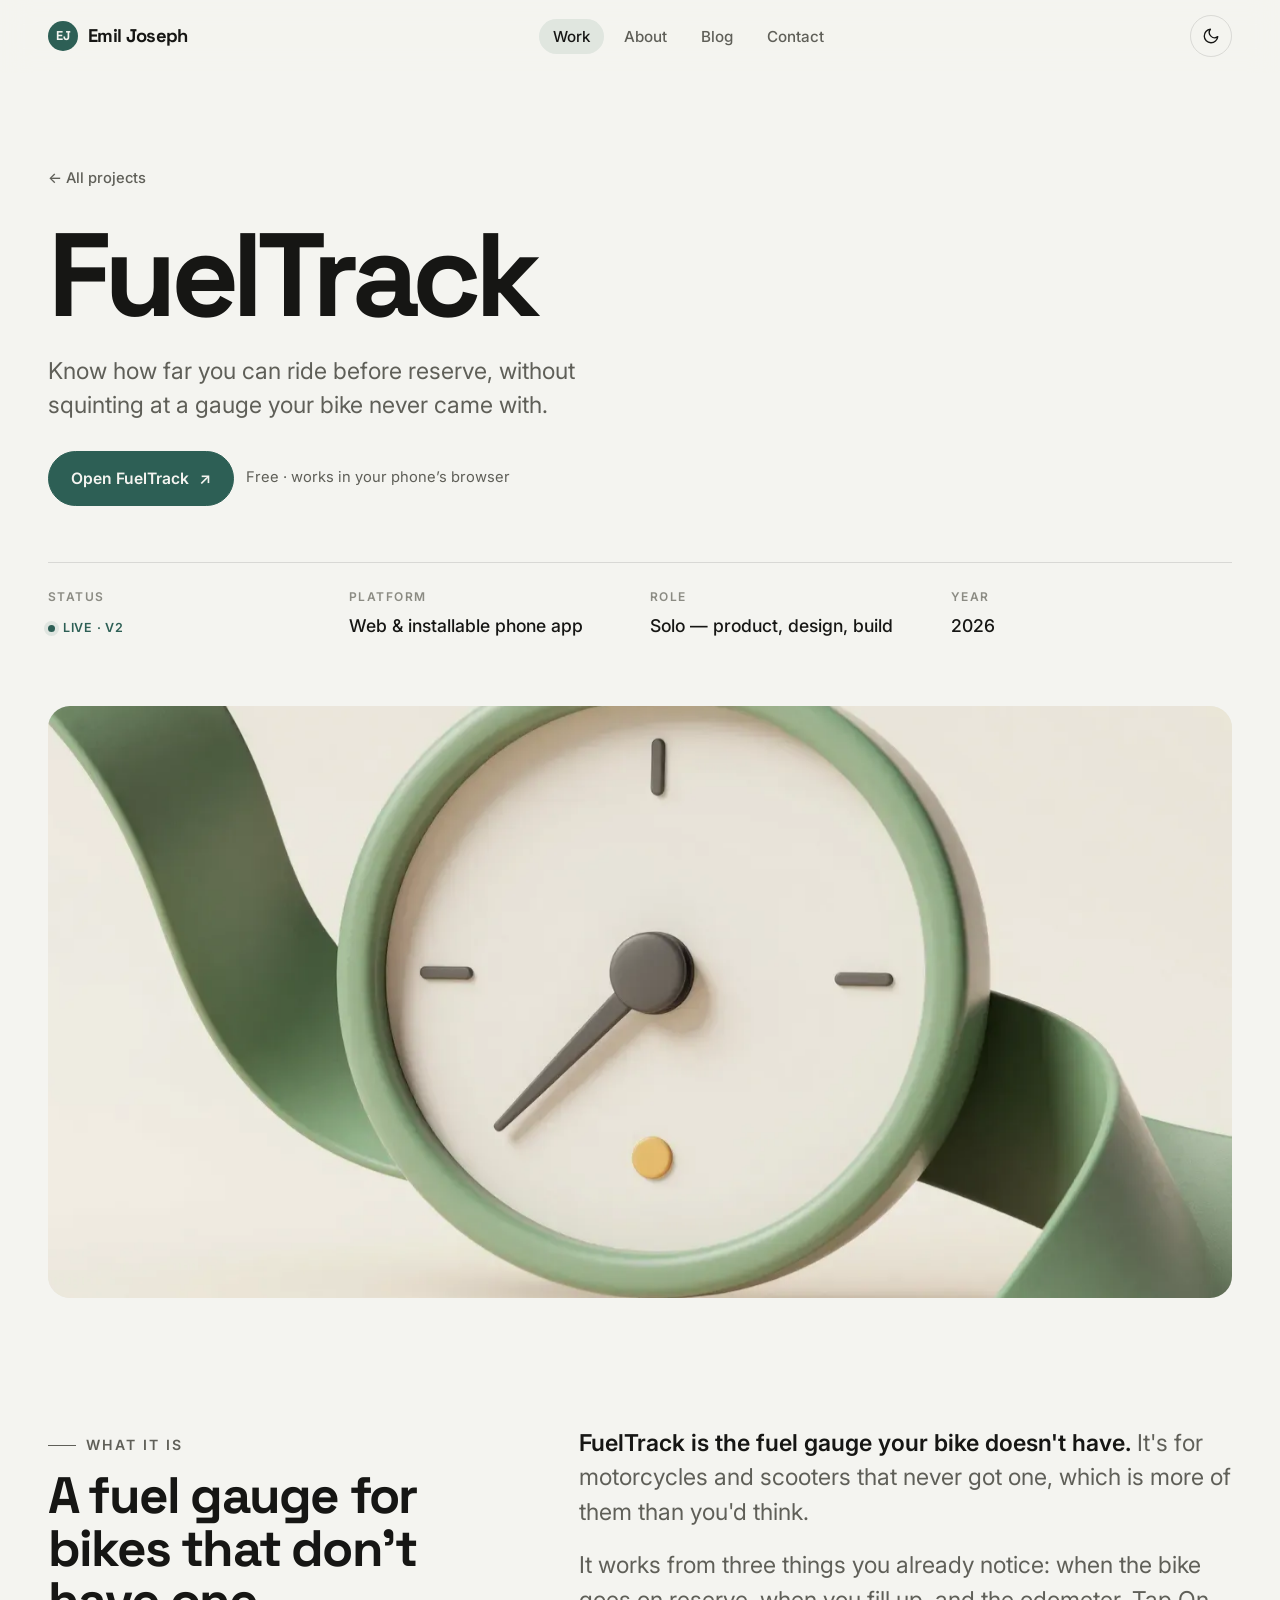
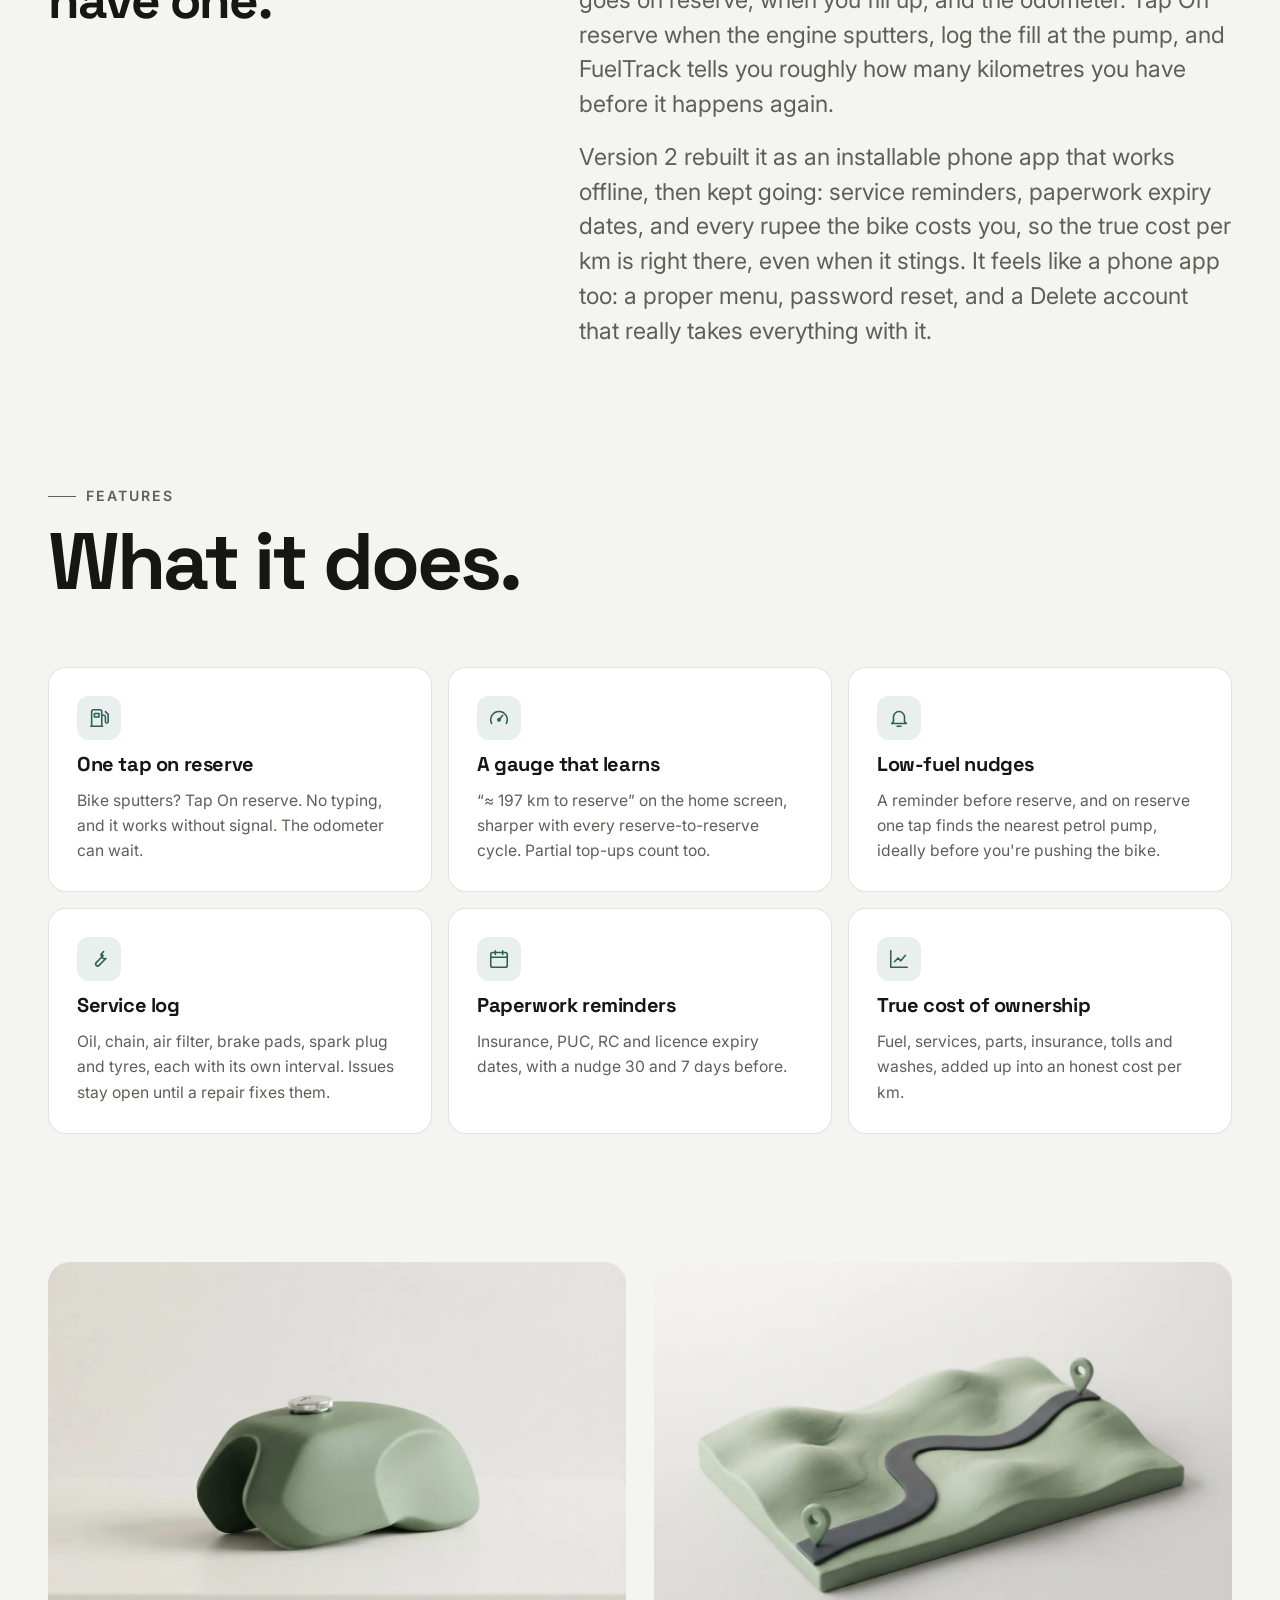
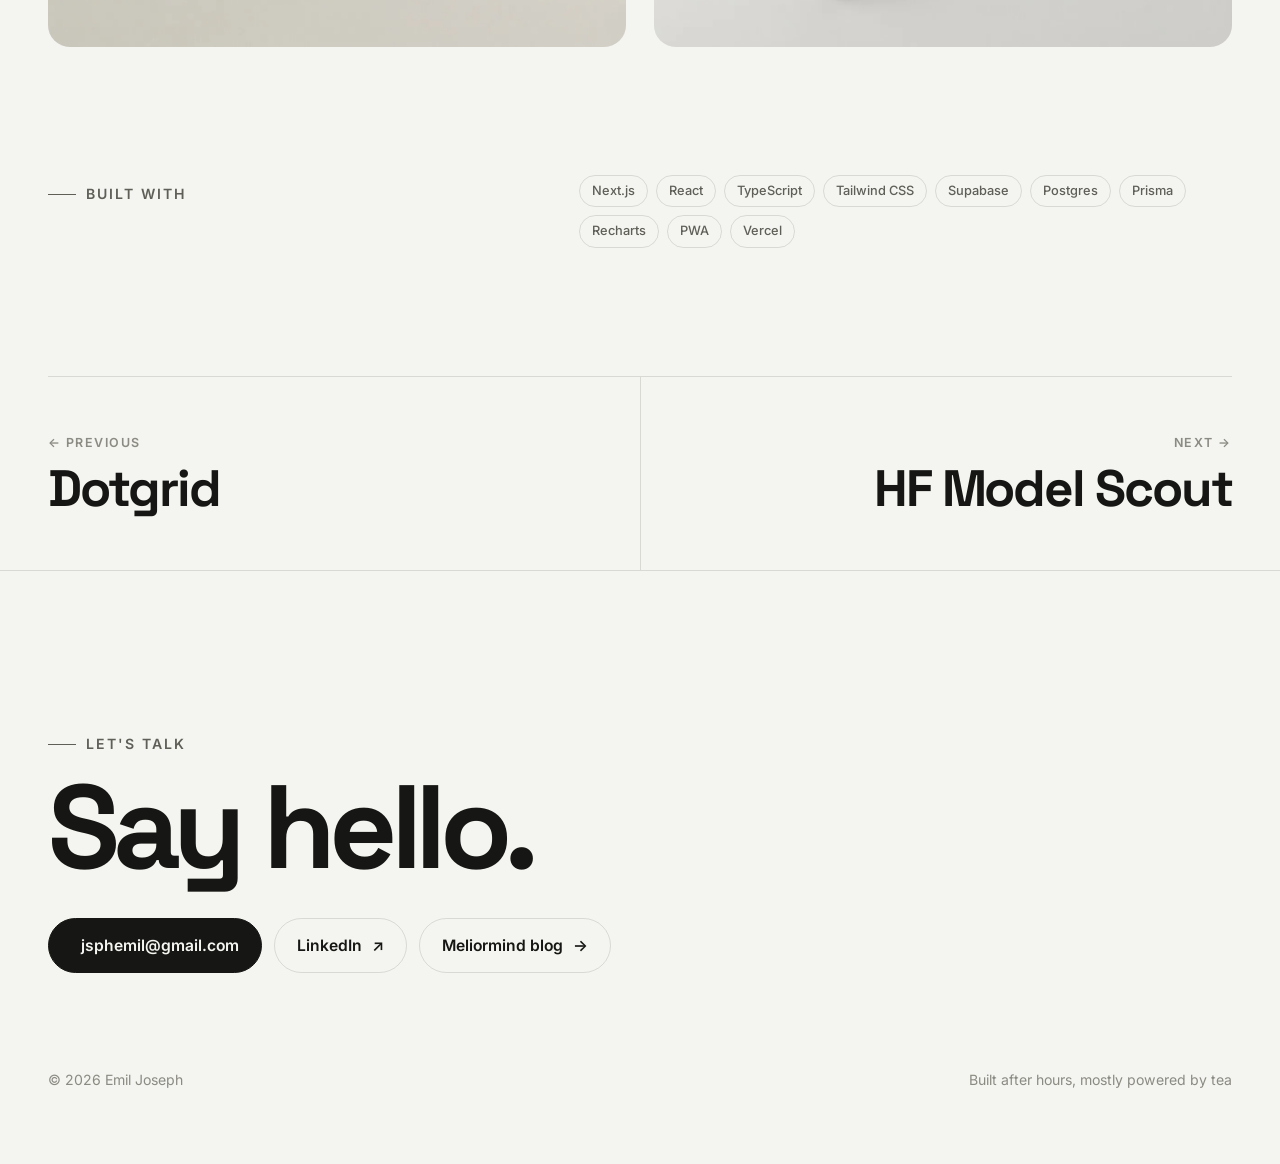
<file: projects/fueltrack.html>
<!doctype html>
<html lang="en">
<head>
<meta charset="utf-8">
<meta name="viewport" content="width=device-width, initial-scale=1">
<title>FuelTrack — Emil Joseph</title>
<meta name="description" content="FuelTrack: A fuel gauge for bikes that don&#x27;t have one. Know how far you can ride before reserve, without squinting at a gauge your bike never came with.">
<link rel="canonical" href="https://jsphemil.github.io/projects/fueltrack.html">
<meta name="theme-color" content="#f4f4f0" media="(prefers-color-scheme: light)">
<meta name="theme-color" content="#0f1210" media="(prefers-color-scheme: dark)">
<meta property="og:type" content="website">
<meta property="og:site_name" content="Emil Joseph">
<meta property="og:title" content="FuelTrack — Emil Joseph">
<meta property="og:description" content="FuelTrack: A fuel gauge for bikes that don&#x27;t have one. Know how far you can ride before reserve, without squinting at a gauge your bike never came with.">
<meta property="og:url" content="https://jsphemil.github.io/projects/fueltrack.html">
<meta property="og:image" content="https://jsphemil.github.io/assets/img/og/fueltrack.jpg">
<meta property="og:image:alt" content="A minimal round gauge with a single needle and an amber dot, wrapped by a sage-green road ribbon">
<meta name="twitter:card" content="summary_large_image">
<link rel="icon" href="../assets/img/favicon.svg" type="image/svg+xml">
<link rel="preconnect" href="https://fonts.googleapis.com">
<link rel="preconnect" href="https://fonts.gstatic.com" crossorigin>
<link rel="stylesheet" href="https://fonts.googleapis.com/css2?family=Inter:wght@400;500;600&family=Space+Grotesk:wght@500;600;700&display=swap">
<link rel="stylesheet" href="../assets/css/site.css">
<script>document.documentElement.classList.add('js');try{var t=localStorage.getItem('theme');if(t)document.documentElement.dataset.theme=t}catch(e){}</script>
</head>
<body>
<a class="skip" href="#main">Skip to content</a>
<header class="site-header">
  <nav class="nav wrap" aria-label="Main">
    <a class="brand" href="../index.html"><span class="brand-mark">EJ</span>Emil Joseph</a>
    <ul class="nav-links" id="nav-links">
      <li><a href="../projects/index.html" aria-current="page">Work</a></li>
      <li><a href="../about.html">About</a></li>
      <li><a href="../blog.html">Blog</a></li>
      <li><a href="#contact">Contact</a></li>
    </ul>
    <div class="nav-actions">
      <button class="icon-btn theme-toggle" type="button" aria-label="Toggle colour theme"><svg class="moon" viewBox="0 0 24 24" aria-hidden="true"><path d="M21 12.8A9 9 0 1 1 11.2 3a7 7 0 0 0 9.8 9.8Z"/></svg><svg class="sun" viewBox="0 0 24 24" aria-hidden="true"><circle cx="12" cy="12" r="4"/><path d="M12 2v2M12 20v2M4.9 4.9l1.4 1.4M17.7 17.7l1.4 1.4M2 12h2M20 12h2M4.9 19.1l1.4-1.4M17.7 6.3l1.4-1.4"/></svg></button>
      <button class="icon-btn menu-toggle" type="button" aria-label="Menu" aria-expanded="false" aria-controls="nav-links"><svg viewBox="0 0 24 24" aria-hidden="true"><path d="M4 8h16M4 16h16"/></svg></button>
    </div>
  </nav>
</header>
<main id="main">
<section class="p-hero wrap">
  <a class="back" href="index.html" data-reveal>← All projects</a>
  <h1 data-reveal style="--d:.05s">FuelTrack</h1>
  <p class="p-lede" data-reveal style="--d:.15s">Know how far you can ride before reserve, without squinting at a gauge your bike never came with.</p>
  <div class="hero-cta" data-reveal style="--d:.2s;margin-top:28px"><a class="btn accent" href="https://fueltrack-five.vercel.app" target="_blank" rel="noopener">Open FuelTrack <span class="arr">↗</span></a><span class="muted" style="align-self:center;font-size:.92rem">Free · works in your phone’s browser</span></div>
  <dl class="p-facts" data-reveal style="--d:.25s">
    <div><dt>Status</dt><dd><span class="status">Live · v2</span></dd></div>
    <div><dt>Platform</dt><dd>Web &amp; installable phone app</dd></div>
    <div><dt>Role</dt><dd>Solo — product, design, build</dd></div>
    <div><dt>Year</dt><dd>2026</dd></div>
  </dl>
</section>
<div class="wrap"><div class="p-cover parallax" data-reveal="fade"><img src="../assets/img/fueltrack/hero.webp" alt="A minimal round gauge with a single needle and an amber dot, wrapped by a sage-green road ribbon" width="1536" height="1024" fetchpriority="high"></div></div>
<section class="section wrap">
  <div class="prose">
    <div><p class="eyebrow" data-reveal>What it is</p><h2 data-reveal style="margin-top:14px">A fuel gauge for bikes that don't have one.</h2></div>
    <div class="body" data-reveal><p><strong>FuelTrack is the fuel gauge your bike doesn't have.</strong> It's for motorcycles and scooters that never got one, which is more of them than you'd think.</p><p>It works from three things you already notice: when the bike goes on reserve, when you fill up, and the odometer. Tap On reserve when the engine sputters, log the fill at the pump, and FuelTrack tells you roughly how many kilometres you have before it happens again.</p><p>Version 2 rebuilt it as an installable phone app that works offline, then kept going: service reminders, paperwork expiry dates, and every rupee the bike costs you, so the true cost per km is right there, even when it stings. It feels like a phone app too: a proper menu, password reset, and a Delete account that really takes everything with it.</p></div>
  </div>
</section>
<section class="wrap" style="padding-bottom:clamp(64px,10vw,140px)">
  <div class="section-head"><div><p class="eyebrow" data-reveal>Features</p><h2 data-reveal>What it does.</h2></div></div>
  <ul class="features"><li class="feature" data-reveal style="--d:0.00s"><span class="ico"><svg viewBox="0 0 24 24" aria-hidden="true"><path d="M4 21V5a2 2 0 0 1 2-2h7a2 2 0 0 1 2 2v16"/><path d="M3 21h13M15 9h2a2 2 0 0 1 2 2v5a1.5 1.5 0 0 0 3 0V8l-3-3"/><path d="M7 7h5v4H7z"/></svg></span><h3>One tap on reserve</h3><p>Bike sputters? Tap On reserve. No typing, and it works without signal. The odometer can wait.</p></li><li class="feature" data-reveal style="--d:0.08s"><span class="ico"><svg viewBox="0 0 24 24" aria-hidden="true"><path d="M4 18a9 9 0 1 1 16 0"/><path d="M12 14l4-5"/><circle cx="12" cy="14" r="1.3"/></svg></span><h3>A gauge that learns</h3><p>“≈ 197 km to reserve” on the home screen, sharper with every reserve-to-reserve cycle. Partial top-ups count too.</p></li><li class="feature" data-reveal style="--d:0.16s"><span class="ico"><svg viewBox="0 0 24 24" aria-hidden="true"><path d="M6 16V11a6 6 0 0 1 12 0v5l2 2H4l2-2Z"/><path d="M10 21h4"/></svg></span><h3>Low-fuel nudges</h3><p>A reminder before reserve, and on reserve one tap finds the nearest petrol pump, ideally before you're pushing the bike.</p></li><li class="feature" data-reveal style="--d:0.00s"><span class="ico"><svg viewBox="0 0 24 24" aria-hidden="true"><path d="M14.5 6.5a4 4 0 0 0 5 5L12 19a2.1 2.1 0 0 1-3-3l7.5-7.5a4 4 0 0 0-2-2Z"/><path d="M14.5 6.5 17 4"/></svg></span><h3>Service log</h3><p>Oil, chain, air filter, brake pads, spark plug and tyres, each with its own interval. Issues stay open until a repair fixes them.</p></li><li class="feature" data-reveal style="--d:0.08s"><span class="ico"><svg viewBox="0 0 24 24" aria-hidden="true"><rect x="3" y="5" width="18" height="16" rx="2"/><path d="M3 10h18M8 3v4M16 3v4"/></svg></span><h3>Paperwork reminders</h3><p>Insurance, PUC, RC and licence expiry dates, with a nudge 30 and 7 days before.</p></li><li class="feature" data-reveal style="--d:0.16s"><span class="ico"><svg viewBox="0 0 24 24" aria-hidden="true"><path d="M3 3v18h18"/><path d="M7 15l4-4 3 3 5-6"/></svg></span><h3>True cost of ownership</h3><p>Fuel, services, parts, insurance, tolls and washes, added up into an honest cost per km.</p></li></ul>
</section>
<section class="wrap" style="padding-bottom:clamp(64px,10vw,140px)">
  <div class="gallery"><figure data-reveal="scale"><img src="../assets/img/fueltrack/detail-1.webp" alt="A matte sage-green motorcycle fuel tank with a chrome filler cap" width="1264" height="843" loading="lazy" decoding="async"></figure><figure data-reveal="scale"><img src="../assets/img/fueltrack/detail-2.webp" alt="A clay model of sage hills with a winding road between two map pins" width="1264" height="843" loading="lazy" decoding="async"></figure></div>
</section>
<section class="wrap" style="padding-bottom:clamp(64px,10vw,140px)">
  <div class="prose">
    <div><p class="eyebrow" data-reveal>Built with</p></div>
    <ul class="chips" data-reveal><li class="chip">Next.js</li><li class="chip">React</li><li class="chip">TypeScript</li><li class="chip">Tailwind CSS</li><li class="chip">Supabase</li><li class="chip">Postgres</li><li class="chip">Prisma</li><li class="chip">Recharts</li><li class="chip">PWA</li><li class="chip">Vercel</li></ul>
  </div>
</section>
<nav class="wrap pnav" aria-label="More projects">
  <a href="dotgrid.html"><small>← Previous</small><span>Dotgrid</span></a>
  <a href="hf-model-scout.html"><small>Next →</small><span>HF Model Scout</span></a>
</nav>
</main>
<footer class="contact" id="contact">
  <div class="wrap">
    <p class="eyebrow" data-reveal>Let's talk</p>
    <h2 data-reveal><a href="mailto:jsphemil@gmail.com">Say hello.</a></h2>
    <div class="contact-links" data-reveal>
      <a class="btn" href="mailto:jsphemil@gmail.com"><svg viewBox="0 0 24 24" aria-hidden="true"><rect x="3" y="5" width="18" height="14" rx="2"/><path d="M3 7l9 6 9-6"/></svg> jsphemil@gmail.com</a>
      <a class="btn ghost" href="https://www.linkedin.com/in/jsphemil" target="_blank" rel="noopener">LinkedIn <span class="arr">↗</span></a>
      <a class="btn ghost" href="../blog.html">Meliormind blog <span class="arr">→</span></a>
    </div>
    <div class="footer-bottom">
      <span>© <span data-year>2026</span> Emil Joseph</span>
      <span>Built after hours, mostly powered by tea</span>
    </div>
  </div>
</footer>
<script src="../assets/js/site.js" defer></script>
</body>
</html>
</file>
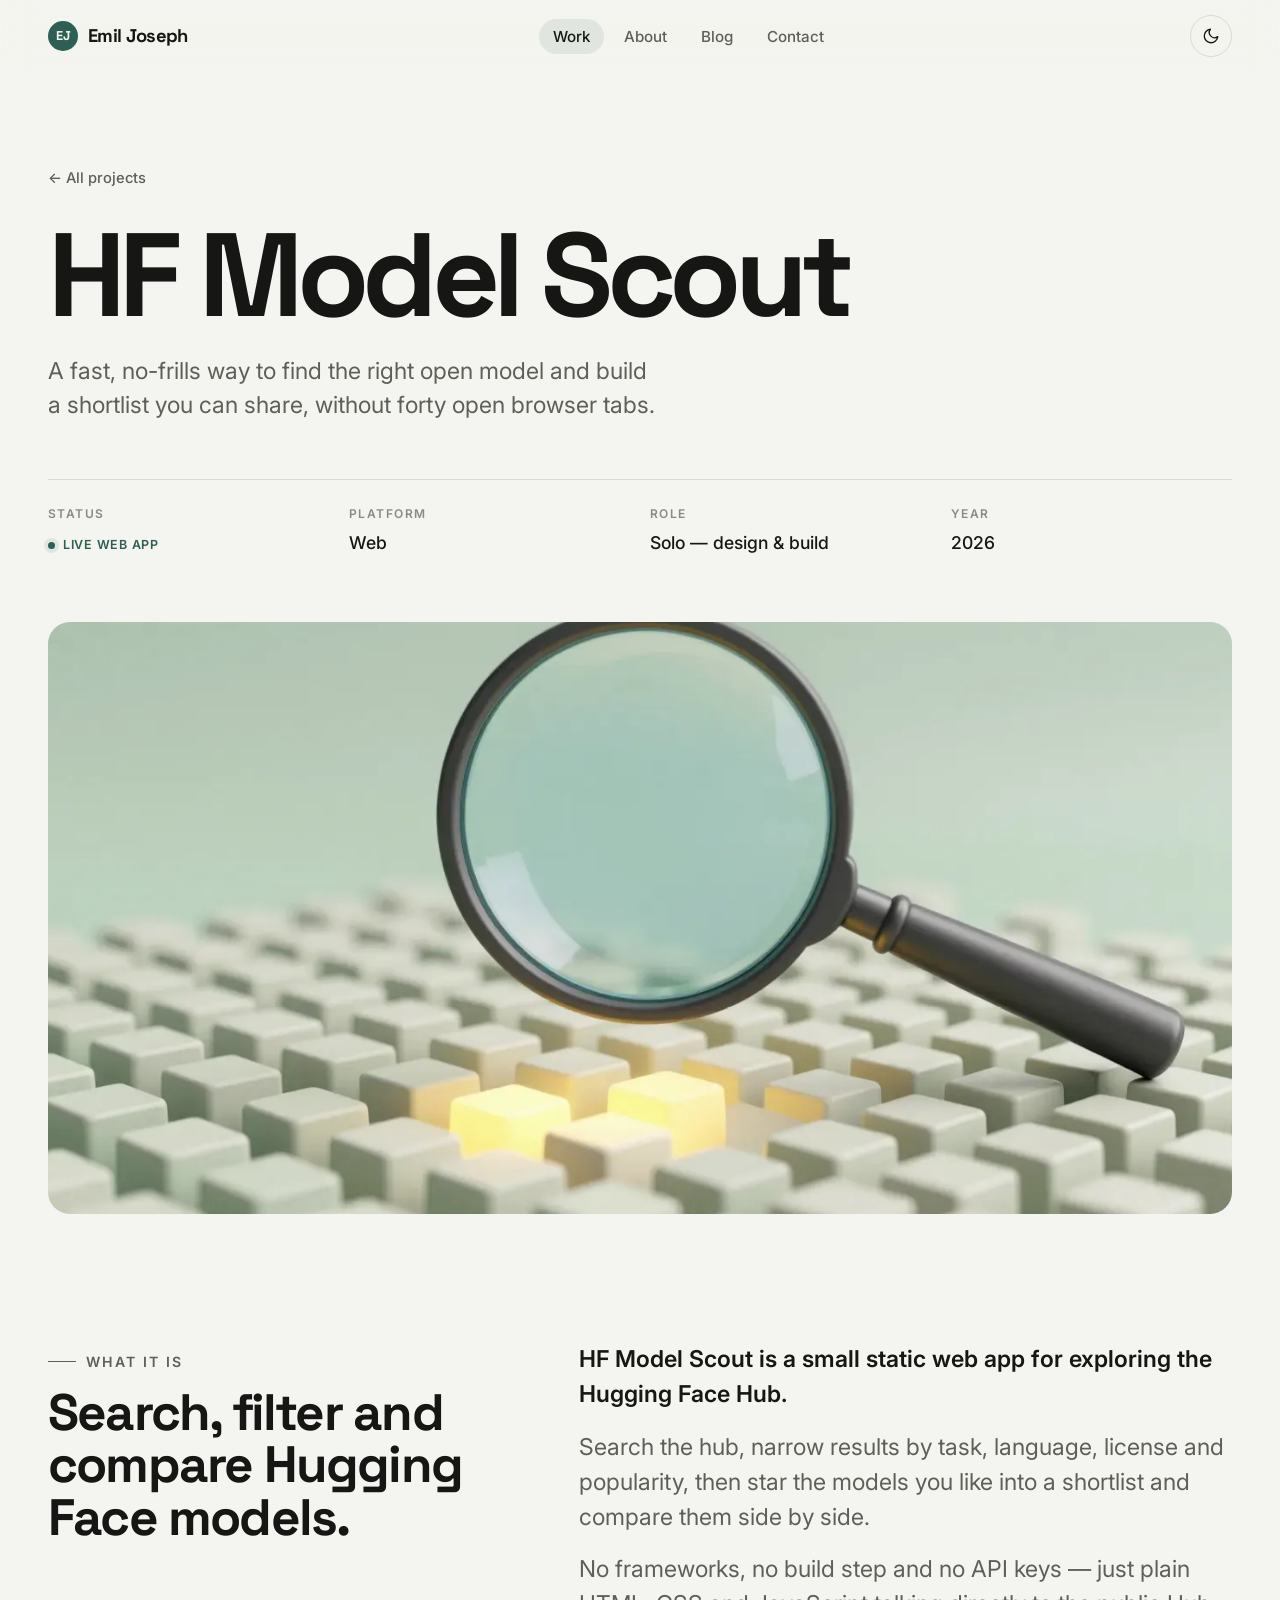
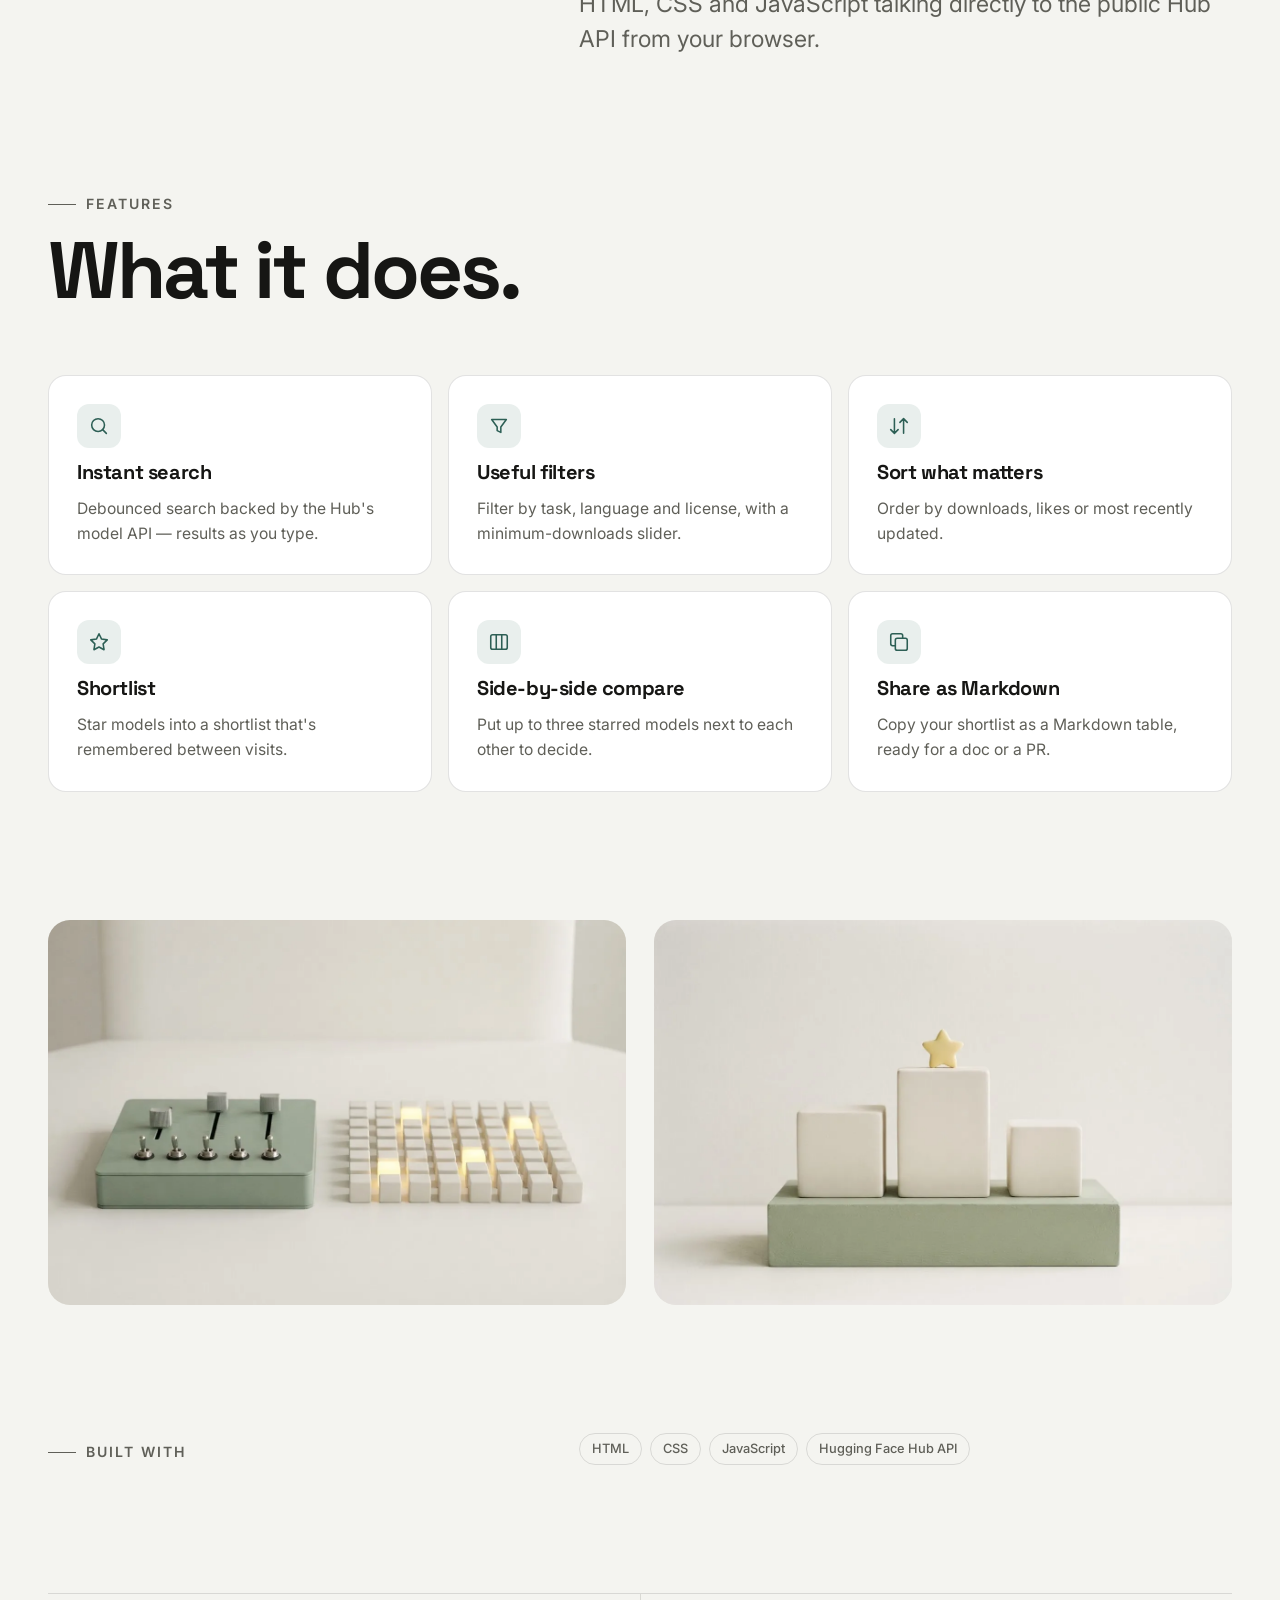
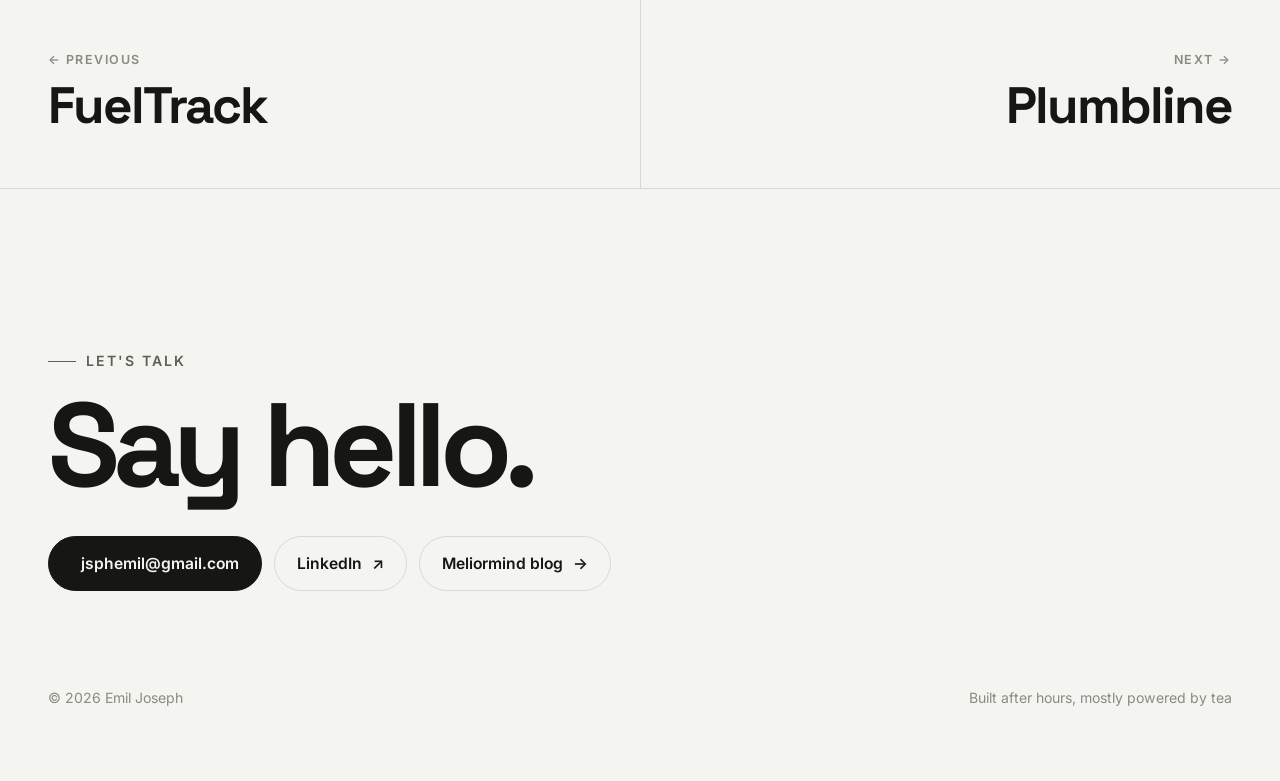
<file: projects/hf-model-scout.html>
<!doctype html>
<html lang="en">
<head>
<meta charset="utf-8">
<meta name="viewport" content="width=device-width, initial-scale=1">
<title>HF Model Scout — Emil Joseph</title>
<meta name="description" content="HF Model Scout: Search, filter and compare Hugging Face models. A fast, no-frills way to find the right open model and build a shortlist you can share, without forty open browser tabs.">
<link rel="canonical" href="https://jsphemil.github.io/projects/hf-model-scout.html">
<meta name="theme-color" content="#f4f4f0" media="(prefers-color-scheme: light)">
<meta name="theme-color" content="#0f1210" media="(prefers-color-scheme: dark)">
<meta property="og:type" content="website">
<meta property="og:site_name" content="Emil Joseph">
<meta property="og:title" content="HF Model Scout — Emil Joseph">
<meta property="og:description" content="HF Model Scout: Search, filter and compare Hugging Face models. A fast, no-frills way to find the right open model and build a shortlist you can share, without forty open browser tabs.">
<meta property="og:url" content="https://jsphemil.github.io/projects/hf-model-scout.html">
<meta property="og:image" content="https://jsphemil.github.io/assets/img/og/hf-model-scout.jpg">
<meta property="og:image:alt" content="A magnifying glass hovering over a grid of matte cubes, three of them glowing yellow">
<meta name="twitter:card" content="summary_large_image">
<link rel="icon" href="../assets/img/favicon.svg" type="image/svg+xml">
<link rel="preconnect" href="https://fonts.googleapis.com">
<link rel="preconnect" href="https://fonts.gstatic.com" crossorigin>
<link rel="stylesheet" href="https://fonts.googleapis.com/css2?family=Inter:wght@400;500;600&family=Space+Grotesk:wght@500;600;700&display=swap">
<link rel="stylesheet" href="../assets/css/site.css">
<script>document.documentElement.classList.add('js');try{var t=localStorage.getItem('theme');if(t)document.documentElement.dataset.theme=t}catch(e){}</script>
</head>
<body>
<a class="skip" href="#main">Skip to content</a>
<header class="site-header">
  <nav class="nav wrap" aria-label="Main">
    <a class="brand" href="../index.html"><span class="brand-mark">EJ</span>Emil Joseph</a>
    <ul class="nav-links" id="nav-links">
      <li><a href="../projects/index.html" aria-current="page">Work</a></li>
      <li><a href="../about.html">About</a></li>
      <li><a href="../blog.html">Blog</a></li>
      <li><a href="#contact">Contact</a></li>
    </ul>
    <div class="nav-actions">
      <button class="icon-btn theme-toggle" type="button" aria-label="Toggle colour theme"><svg class="moon" viewBox="0 0 24 24" aria-hidden="true"><path d="M21 12.8A9 9 0 1 1 11.2 3a7 7 0 0 0 9.8 9.8Z"/></svg><svg class="sun" viewBox="0 0 24 24" aria-hidden="true"><circle cx="12" cy="12" r="4"/><path d="M12 2v2M12 20v2M4.9 4.9l1.4 1.4M17.7 17.7l1.4 1.4M2 12h2M20 12h2M4.9 19.1l1.4-1.4M17.7 6.3l1.4-1.4"/></svg></button>
      <button class="icon-btn menu-toggle" type="button" aria-label="Menu" aria-expanded="false" aria-controls="nav-links"><svg viewBox="0 0 24 24" aria-hidden="true"><path d="M4 8h16M4 16h16"/></svg></button>
    </div>
  </nav>
</header>
<main id="main">
<section class="p-hero wrap">
  <a class="back" href="index.html" data-reveal>← All projects</a>
  <h1 data-reveal style="--d:.05s">HF Model Scout</h1>
  <p class="p-lede" data-reveal style="--d:.15s">A fast, no-frills way to find the right open model and build a shortlist you can share, without forty open browser tabs.</p>
  <dl class="p-facts" data-reveal style="--d:.25s">
    <div><dt>Status</dt><dd><span class="status">Live web app</span></dd></div>
    <div><dt>Platform</dt><dd>Web</dd></div>
    <div><dt>Role</dt><dd>Solo — design & build</dd></div>
    <div><dt>Year</dt><dd>2026</dd></div>
  </dl>
</section>
<div class="wrap"><div class="p-cover parallax" data-reveal="fade"><img src="../assets/img/hf-model-scout/hero.webp" alt="A magnifying glass hovering over a grid of matte cubes, three of them glowing yellow" width="1536" height="1024" fetchpriority="high"></div></div>
<section class="section wrap">
  <div class="prose">
    <div><p class="eyebrow" data-reveal>What it is</p><h2 data-reveal style="margin-top:14px">Search, filter and compare Hugging Face models.</h2></div>
    <div class="body" data-reveal><p><strong>HF Model Scout is a small static web app for exploring the Hugging Face Hub.</strong></p><p>Search the hub, narrow results by task, language, license and popularity, then star the models you like into a shortlist and compare them side by side.</p><p>No frameworks, no build step and no API keys — just plain HTML, CSS and JavaScript talking directly to the public Hub API from your browser.</p></div>
  </div>
</section>
<section class="wrap" style="padding-bottom:clamp(64px,10vw,140px)">
  <div class="section-head"><div><p class="eyebrow" data-reveal>Features</p><h2 data-reveal>What it does.</h2></div></div>
  <ul class="features"><li class="feature" data-reveal style="--d:0.00s"><span class="ico"><svg viewBox="0 0 24 24" aria-hidden="true"><circle cx="11" cy="11" r="7"/><path d="M20 20l-4-4"/></svg></span><h3>Instant search</h3><p>Debounced search backed by the Hub's model API — results as you type.</p></li><li class="feature" data-reveal style="--d:0.08s"><span class="ico"><svg viewBox="0 0 24 24" aria-hidden="true"><path d="M4 5h16l-6 8v6l-4-2v-4L4 5Z"/></svg></span><h3>Useful filters</h3><p>Filter by task, language and license, with a minimum-downloads slider.</p></li><li class="feature" data-reveal style="--d:0.16s"><span class="ico"><svg viewBox="0 0 24 24" aria-hidden="true"><path d="M7 4v16M3 16l4 4 4-4M17 20V4M13 8l4-4 4 4"/></svg></span><h3>Sort what matters</h3><p>Order by downloads, likes or most recently updated.</p></li><li class="feature" data-reveal style="--d:0.00s"><span class="ico"><svg viewBox="0 0 24 24" aria-hidden="true"><path d="M12 3l2.8 5.8 6.2.9-4.5 4.4 1 6.3L12 17.5 6.5 20.4l1-6.3L3 9.7l6.2-.9L12 3Z"/></svg></span><h3>Shortlist</h3><p>Star models into a shortlist that's remembered between visits.</p></li><li class="feature" data-reveal style="--d:0.08s"><span class="ico"><svg viewBox="0 0 24 24" aria-hidden="true"><rect x="3" y="4" width="18" height="16" rx="2"/><path d="M9 4v16M15 4v16"/></svg></span><h3>Side-by-side compare</h3><p>Put up to three starred models next to each other to decide.</p></li><li class="feature" data-reveal style="--d:0.16s"><span class="ico"><svg viewBox="0 0 24 24" aria-hidden="true"><rect x="8" y="8" width="13" height="13" rx="2"/><path d="M16 8V5a2 2 0 0 0-2-2H5a2 2 0 0 0-2 2v9a2 2 0 0 0 2 2h3"/></svg></span><h3>Share as Markdown</h3><p>Copy your shortlist as a Markdown table, ready for a doc or a PR.</p></li></ul>
</section>
<section class="wrap" style="padding-bottom:clamp(64px,10vw,140px)">
  <div class="gallery"><figure data-reveal="scale"><img src="../assets/img/hf-model-scout/detail-1.webp" alt="A sage control panel of sliders and toggles beside a grid of cubes, a few of them glowing" width="1264" height="843" loading="lazy" decoding="async"></figure><figure data-reveal="scale"><img src="../assets/img/hf-model-scout/detail-2.webp" alt="Three white blocks on a sage podium, the tallest one wearing a small yellow star" width="1264" height="843" loading="lazy" decoding="async"></figure></div>
</section>
<section class="wrap" style="padding-bottom:clamp(64px,10vw,140px)">
  <div class="prose">
    <div><p class="eyebrow" data-reveal>Built with</p></div>
    <ul class="chips" data-reveal><li class="chip">HTML</li><li class="chip">CSS</li><li class="chip">JavaScript</li><li class="chip">Hugging Face Hub API</li></ul>
  </div>
</section>
<nav class="wrap pnav" aria-label="More projects">
  <a href="fueltrack.html"><small>← Previous</small><span>FuelTrack</span></a>
  <a href="plumbline.html"><small>Next →</small><span>Plumbline</span></a>
</nav>
</main>
<footer class="contact" id="contact">
  <div class="wrap">
    <p class="eyebrow" data-reveal>Let's talk</p>
    <h2 data-reveal><a href="mailto:jsphemil@gmail.com">Say hello.</a></h2>
    <div class="contact-links" data-reveal>
      <a class="btn" href="mailto:jsphemil@gmail.com"><svg viewBox="0 0 24 24" aria-hidden="true"><rect x="3" y="5" width="18" height="14" rx="2"/><path d="M3 7l9 6 9-6"/></svg> jsphemil@gmail.com</a>
      <a class="btn ghost" href="https://www.linkedin.com/in/jsphemil" target="_blank" rel="noopener">LinkedIn <span class="arr">↗</span></a>
      <a class="btn ghost" href="../blog.html">Meliormind blog <span class="arr">→</span></a>
    </div>
    <div class="footer-bottom">
      <span>© <span data-year>2026</span> Emil Joseph</span>
      <span>Built after hours, mostly powered by tea</span>
    </div>
  </div>
</footer>
<script src="../assets/js/site.js" defer></script>
</body>
</html>
</file>
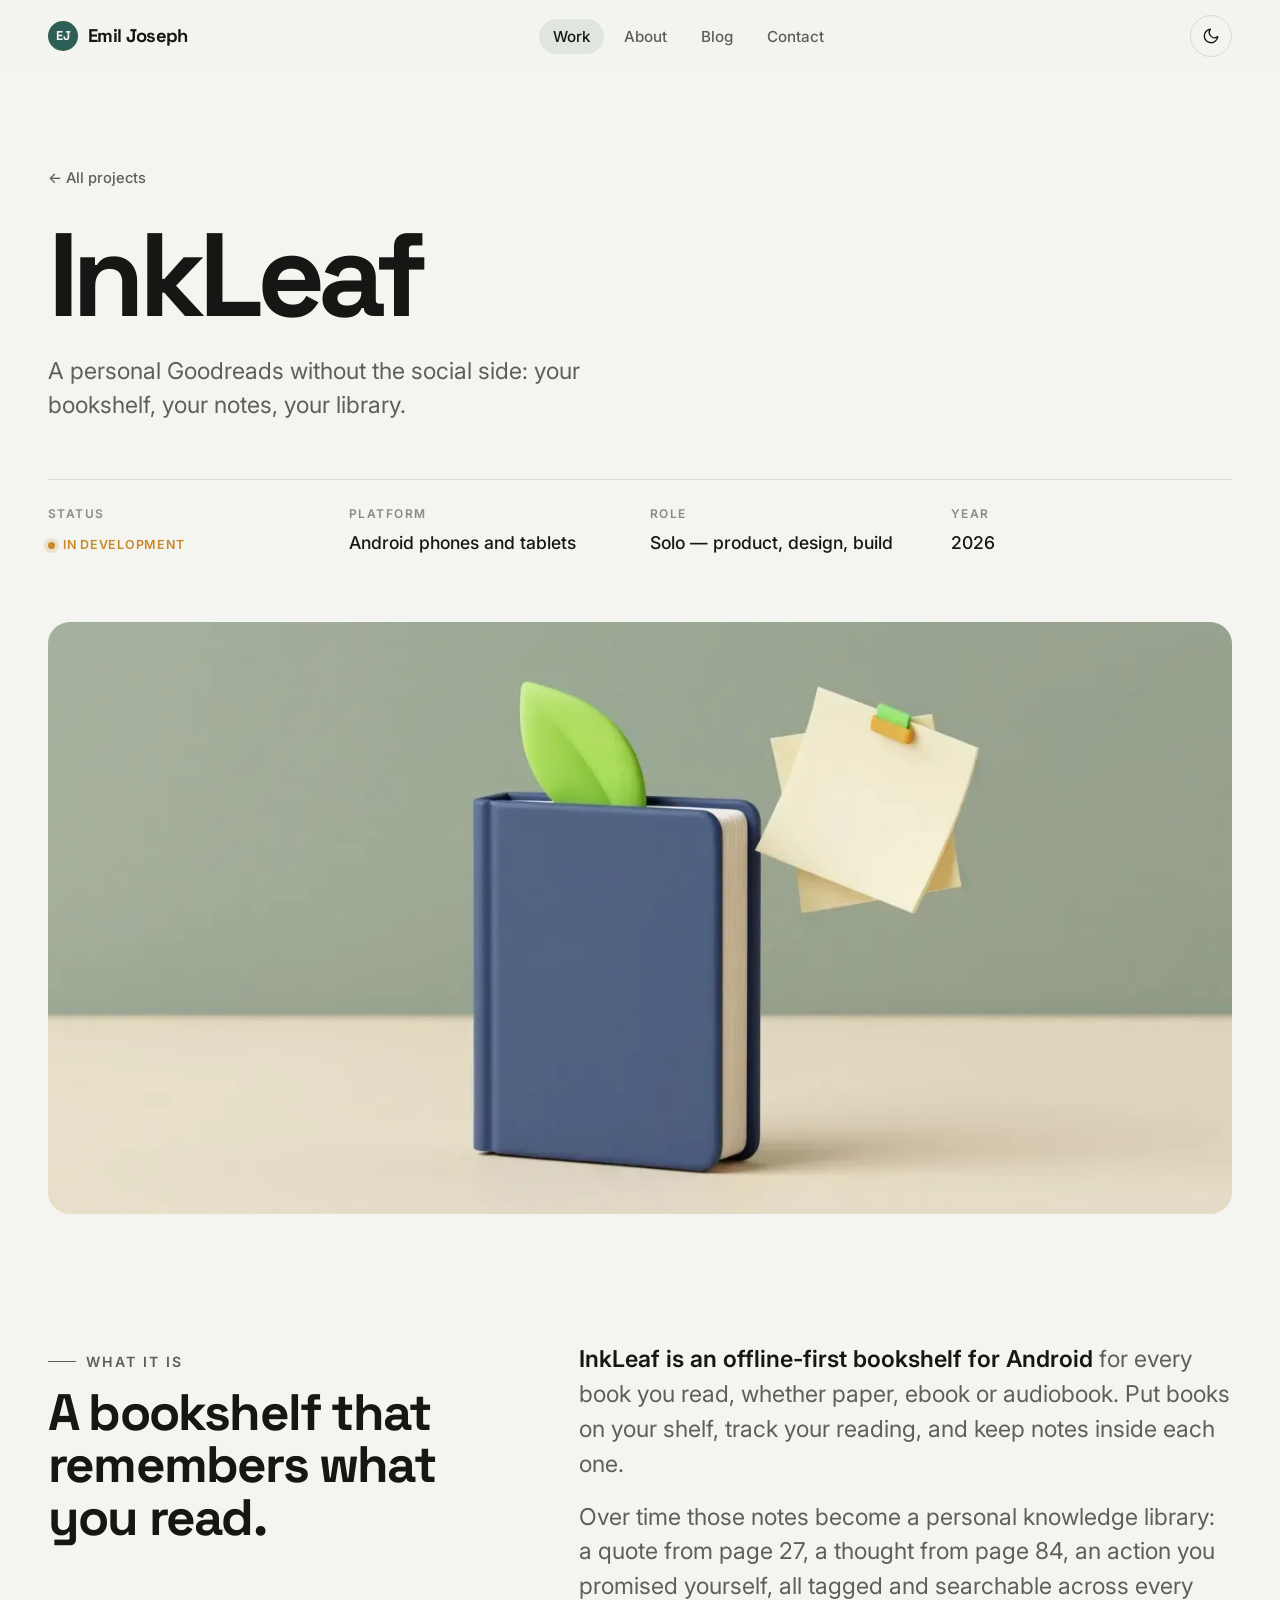
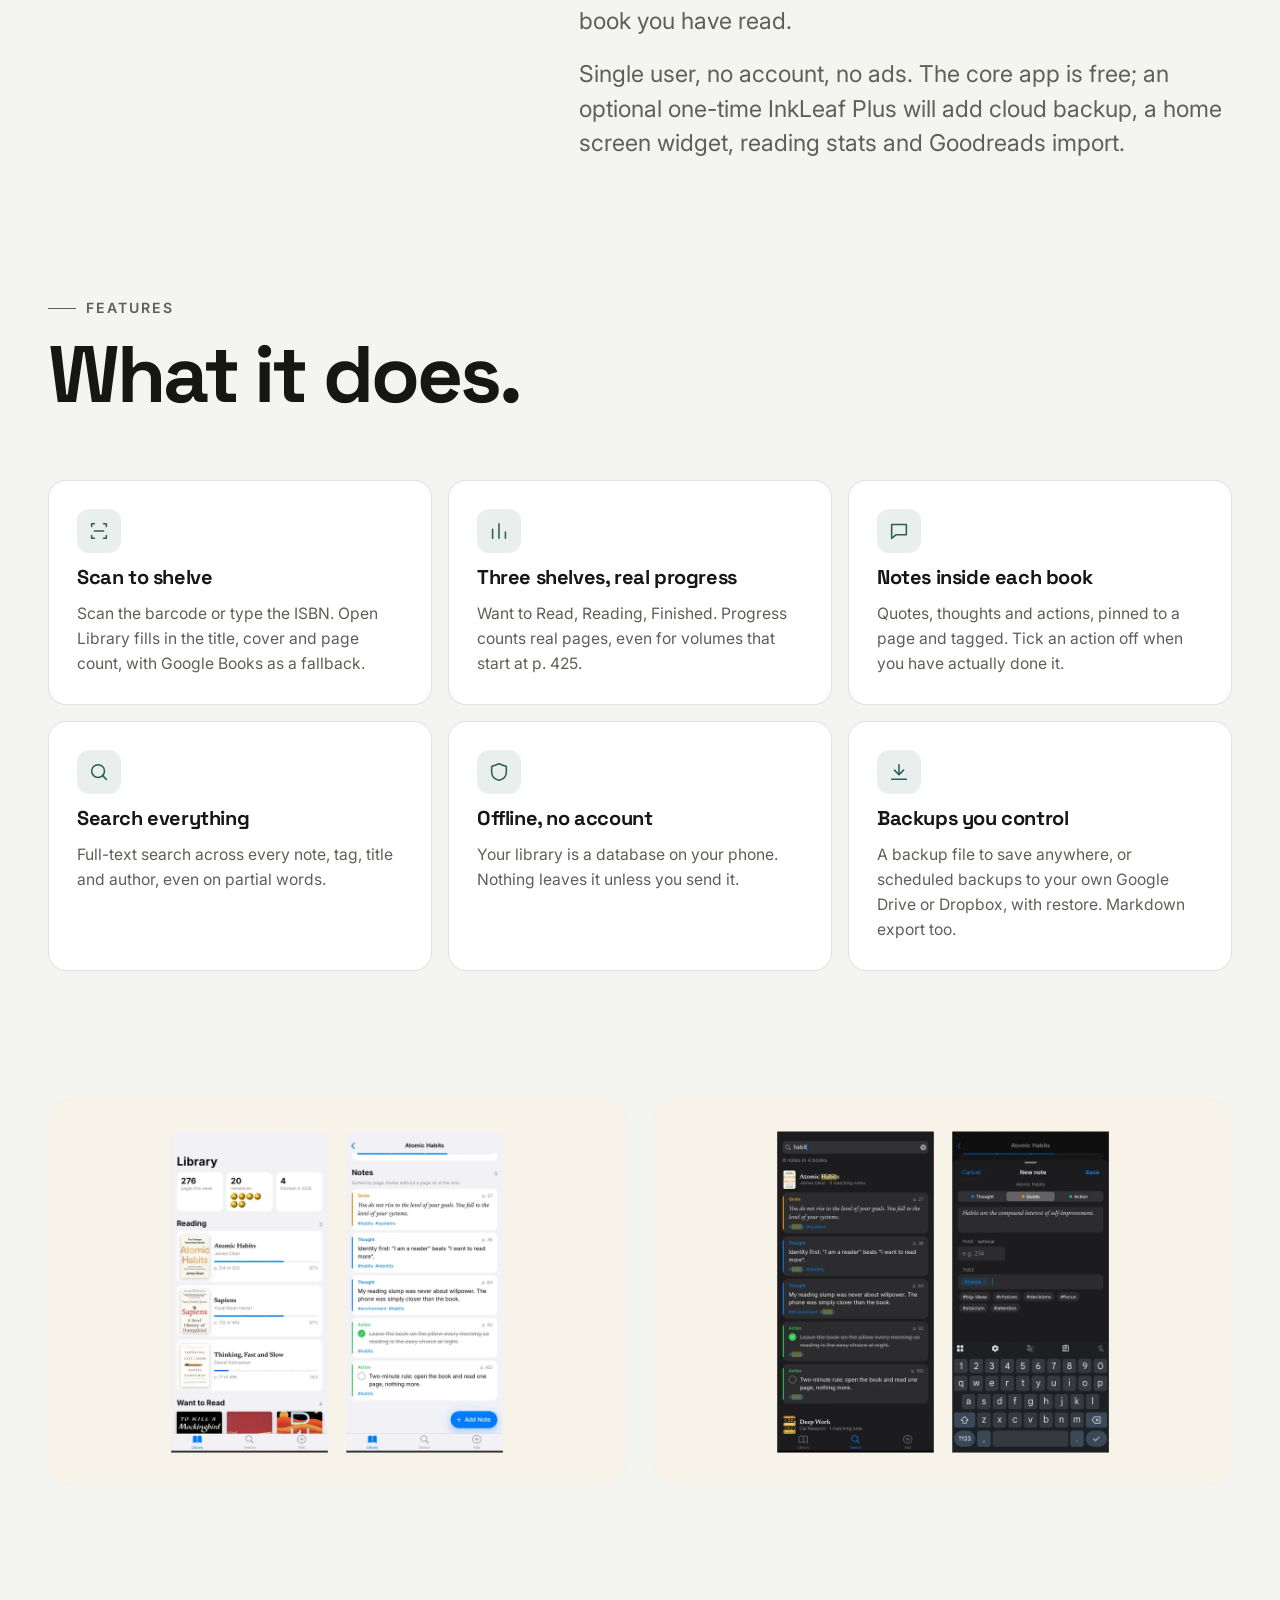
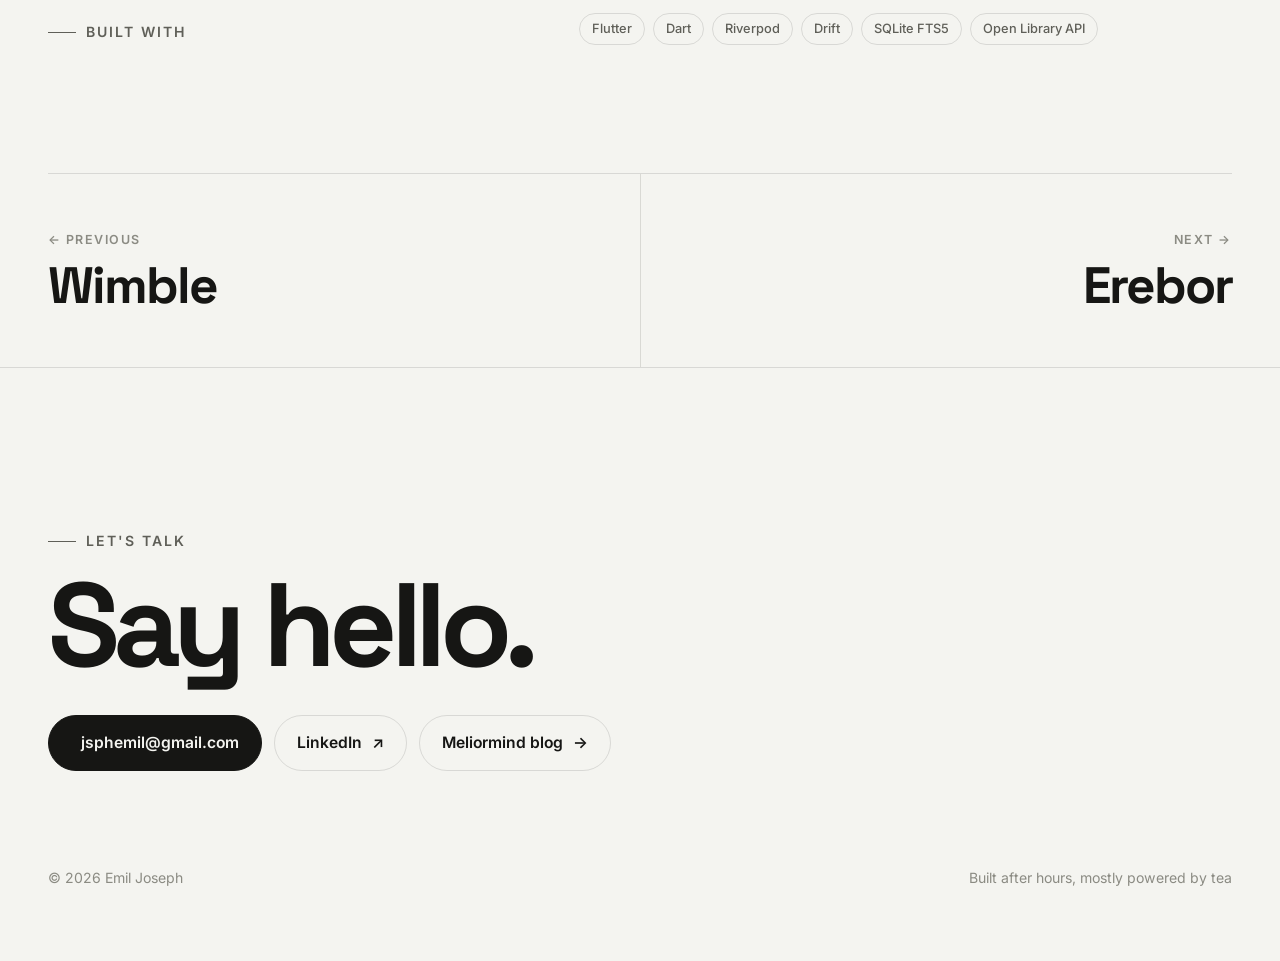
<file: projects/inkleaf.html>
<!doctype html>
<html lang="en">
<head>
<meta charset="utf-8">
<meta name="viewport" content="width=device-width, initial-scale=1">
<title>InkLeaf — Emil Joseph</title>
<meta name="description" content="InkLeaf: a personal, offline-first bookshelf for Android. Track your reading and keep quotes, thoughts and actions inside every book.">
<link rel="canonical" href="https://jsphemil.github.io/projects/inkleaf.html">
<meta name="theme-color" content="#f4f4f0" media="(prefers-color-scheme: light)">
<meta name="theme-color" content="#0f1210" media="(prefers-color-scheme: dark)">
<meta property="og:type" content="website">
<meta property="og:site_name" content="Emil Joseph">
<meta property="og:title" content="InkLeaf — Emil Joseph">
<meta property="og:description" content="InkLeaf: a personal, offline-first bookshelf for Android. Track your reading and keep quotes, thoughts and actions inside every book.">
<meta property="og:url" content="https://jsphemil.github.io/projects/inkleaf.html">
<meta property="og:image" content="https://jsphemil.github.io/assets/img/og/inkleaf.jpg">
<meta property="og:image:alt" content="A matte navy hardcover book standing on a cream table with a lime-green leaf tucked in as a bookmark, two note cards floating beside it">
<meta name="twitter:card" content="summary_large_image">
<link rel="icon" href="../assets/img/favicon.svg" type="image/svg+xml">
<link rel="preconnect" href="https://fonts.googleapis.com">
<link rel="preconnect" href="https://fonts.gstatic.com" crossorigin>
<link rel="stylesheet" href="https://fonts.googleapis.com/css2?family=Inter:wght@400;500;600&family=Space+Grotesk:wght@500;600;700&display=swap">
<link rel="stylesheet" href="../assets/css/site.css">
<script>document.documentElement.classList.add('js');try{var t=localStorage.getItem('theme');if(t)document.documentElement.dataset.theme=t}catch(e){}</script>
</head>
<body>
<a class="skip" href="#main">Skip to content</a>
<header class="site-header">
  <nav class="nav wrap" aria-label="Main">
    <a class="brand" href="../index.html"><span class="brand-mark">EJ</span>Emil Joseph</a>
    <ul class="nav-links" id="nav-links">
      <li><a href="../projects/index.html" aria-current="page">Work</a></li>
      <li><a href="../about.html">About</a></li>
      <li><a href="../blog.html">Blog</a></li>
      <li><a href="#contact">Contact</a></li>
    </ul>
    <div class="nav-actions">
      <button class="icon-btn theme-toggle" type="button" aria-label="Toggle colour theme"><svg class="moon" viewBox="0 0 24 24" aria-hidden="true"><path d="M21 12.8A9 9 0 1 1 11.2 3a7 7 0 0 0 9.8 9.8Z"/></svg><svg class="sun" viewBox="0 0 24 24" aria-hidden="true"><circle cx="12" cy="12" r="4"/><path d="M12 2v2M12 20v2M4.9 4.9l1.4 1.4M17.7 17.7l1.4 1.4M2 12h2M20 12h2M4.9 19.1l1.4-1.4M17.7 6.3l1.4-1.4"/></svg></button>
      <button class="icon-btn menu-toggle" type="button" aria-label="Menu" aria-expanded="false" aria-controls="nav-links"><svg viewBox="0 0 24 24" aria-hidden="true"><path d="M4 8h16M4 16h16"/></svg></button>
    </div>
  </nav>
</header>
<main id="main">
<section class="p-hero wrap">
  <a class="back" href="index.html" data-reveal>← All projects</a>
  <h1 data-reveal style="--d:.05s">InkLeaf</h1>
  <p class="p-lede" data-reveal style="--d:.15s">A personal Goodreads without the social side: your bookshelf, your notes, your library.</p>
  <dl class="p-facts" data-reveal style="--d:.25s">
    <div><dt>Status</dt><dd><span class="status wip">In development</span></dd></div>
    <div><dt>Platform</dt><dd>Android phones and tablets</dd></div>
    <div><dt>Role</dt><dd>Solo — product, design, build</dd></div>
    <div><dt>Year</dt><dd>2026</dd></div>
  </dl>
</section>
<div class="wrap"><div class="p-cover parallax" data-reveal="fade"><img src="../assets/img/inkleaf/hero.webp" alt="A matte navy hardcover book standing on a cream table with a lime-green leaf tucked in as a bookmark, two note cards floating beside it" width="1536" height="1024" fetchpriority="high"></div></div>
<section class="section wrap">
  <div class="prose">
    <div><p class="eyebrow" data-reveal>What it is</p><h2 data-reveal style="margin-top:14px">A bookshelf that remembers what you read.</h2></div>
    <div class="body" data-reveal><p><strong>InkLeaf is an offline-first bookshelf for Android</strong> for every book you read, whether paper, ebook or audiobook. Put books on your shelf, track your reading, and keep notes inside each one.</p><p>Over time those notes become a personal knowledge library: a quote from page 27, a thought from page 84, an action you promised yourself, all tagged and searchable across every book you have read.</p><p>Single user, no account, no ads. The core app is free; an optional one-time InkLeaf Plus will add cloud backup, a home screen widget, reading stats and Goodreads import.</p></div>
  </div>
</section>
<section class="wrap" style="padding-bottom:clamp(64px,10vw,140px)">
  <div class="section-head"><div><p class="eyebrow" data-reveal>Features</p><h2 data-reveal>What it does.</h2></div></div>
  <ul class="features"><li class="feature" data-reveal style="--d:0.00s"><span class="ico"><svg viewBox="0 0 24 24" aria-hidden="true"><path d="M4 7V4h3M17 4h3v3M20 17v3h-3M7 20H4v-3M7 12h10"/></svg></span><h3>Scan to shelve</h3><p>Scan the barcode or type the ISBN. Open Library fills in the title, cover and page count, with Google Books as a fallback.</p></li><li class="feature" data-reveal style="--d:0.08s"><span class="ico"><svg viewBox="0 0 24 24" aria-hidden="true"><path d="M5 20V10M12 20V4M19 20v-7"/></svg></span><h3>Three shelves, real progress</h3><p>Want to Read, Reading, Finished. Progress counts real pages, even for volumes that start at p. 425.</p></li><li class="feature" data-reveal style="--d:0.16s"><span class="ico"><svg viewBox="0 0 24 24" aria-hidden="true"><path d="M4 5h16v11H9l-5 4V5Z"/></svg></span><h3>Notes inside each book</h3><p>Quotes, thoughts and actions, pinned to a page and tagged. Tick an action off when you have actually done it.</p></li><li class="feature" data-reveal style="--d:0.00s"><span class="ico"><svg viewBox="0 0 24 24" aria-hidden="true"><circle cx="11" cy="11" r="7"/><path d="M20 20l-4-4"/></svg></span><h3>Search everything</h3><p>Full-text search across every note, tag, title and author, even on partial words.</p></li><li class="feature" data-reveal style="--d:0.08s"><span class="ico"><svg viewBox="0 0 24 24" aria-hidden="true"><path d="M12 3l8 3v6c0 5-3.5 8-8 9-4.5-1-8-4-8-9V6l8-3Z"/></svg></span><h3>Offline, no account</h3><p>Your library is a database on your phone. Nothing leaves it unless you send it.</p></li><li class="feature" data-reveal style="--d:0.16s"><span class="ico"><svg viewBox="0 0 24 24" aria-hidden="true"><path d="M12 4v11M7 10l5 5 5-5M4 20h16"/></svg></span><h3>Backups you control</h3><p>A backup file to save anywhere, or scheduled backups to your own Google Drive or Dropbox, with restore. Markdown export too.</p></li></ul>
</section>
<section class="wrap" style="padding-bottom:clamp(64px,10vw,140px)">
  <div class="gallery"><figure data-reveal="scale"><img src="../assets/img/inkleaf/detail-1.webp" alt="Two InkLeaf screens: the Library with Reading, Want to Read and Finished shelves, and Atomic Habits with its quote, thought and action notes" width="1248" height="832" loading="lazy" decoding="async"></figure><figure data-reveal="scale"><img src="../assets/img/inkleaf/detail-2.webp" alt="Two InkLeaf screens in dark mode: search results for “habit” across four books, and the New note sheet with type, page and tags" width="1248" height="832" loading="lazy" decoding="async"></figure></div>
</section>
<section class="wrap" style="padding-bottom:clamp(64px,10vw,140px)">
  <div class="prose">
    <div><p class="eyebrow" data-reveal>Built with</p></div>
    <ul class="chips" data-reveal><li class="chip">Flutter</li><li class="chip">Dart</li><li class="chip">Riverpod</li><li class="chip">Drift</li><li class="chip">SQLite FTS5</li><li class="chip">Open Library API</li></ul>
  </div>
</section>
<nav class="wrap pnav" aria-label="More projects">
  <a href="wimble.html"><small>← Previous</small><span>Wimble</span></a>
  <a href="erebor.html"><small>Next →</small><span>Erebor</span></a>
</nav>
</main>
<footer class="contact" id="contact">
  <div class="wrap">
    <p class="eyebrow" data-reveal>Let's talk</p>
    <h2 data-reveal><a href="mailto:jsphemil@gmail.com">Say hello.</a></h2>
    <div class="contact-links" data-reveal>
      <a class="btn" href="mailto:jsphemil@gmail.com"><svg viewBox="0 0 24 24" aria-hidden="true"><rect x="3" y="5" width="18" height="14" rx="2"/><path d="M3 7l9 6 9-6"/></svg> jsphemil@gmail.com</a>
      <a class="btn ghost" href="https://www.linkedin.com/in/jsphemil" target="_blank" rel="noopener">LinkedIn <span class="arr">↗</span></a>
      <a class="btn ghost" href="../blog.html">Meliormind blog <span class="arr">→</span></a>
    </div>
    <div class="footer-bottom">
      <span>© <span data-year>2026</span> Emil Joseph</span>
      <span>Built after hours, mostly powered by tea</span>
    </div>
  </div>
</footer>
<script src="../assets/js/site.js" defer></script>
</body>
</html>
</file>
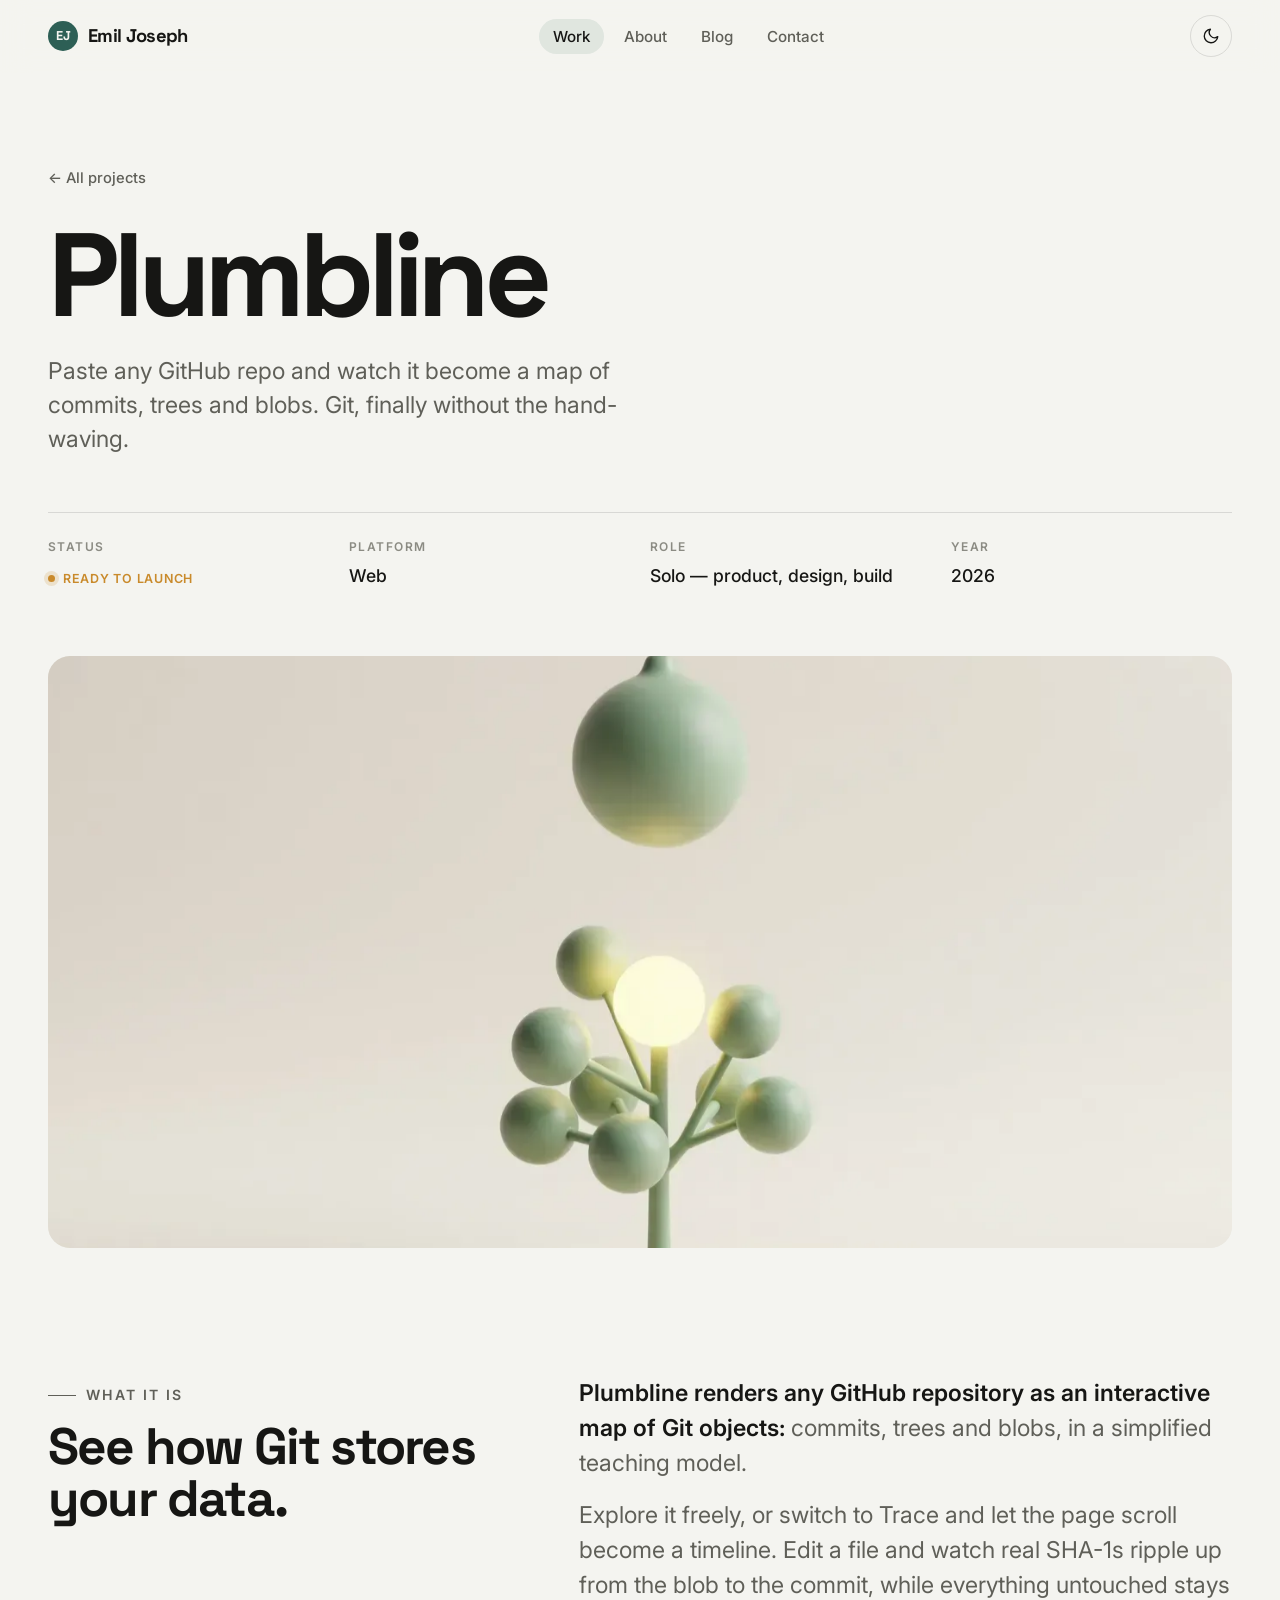
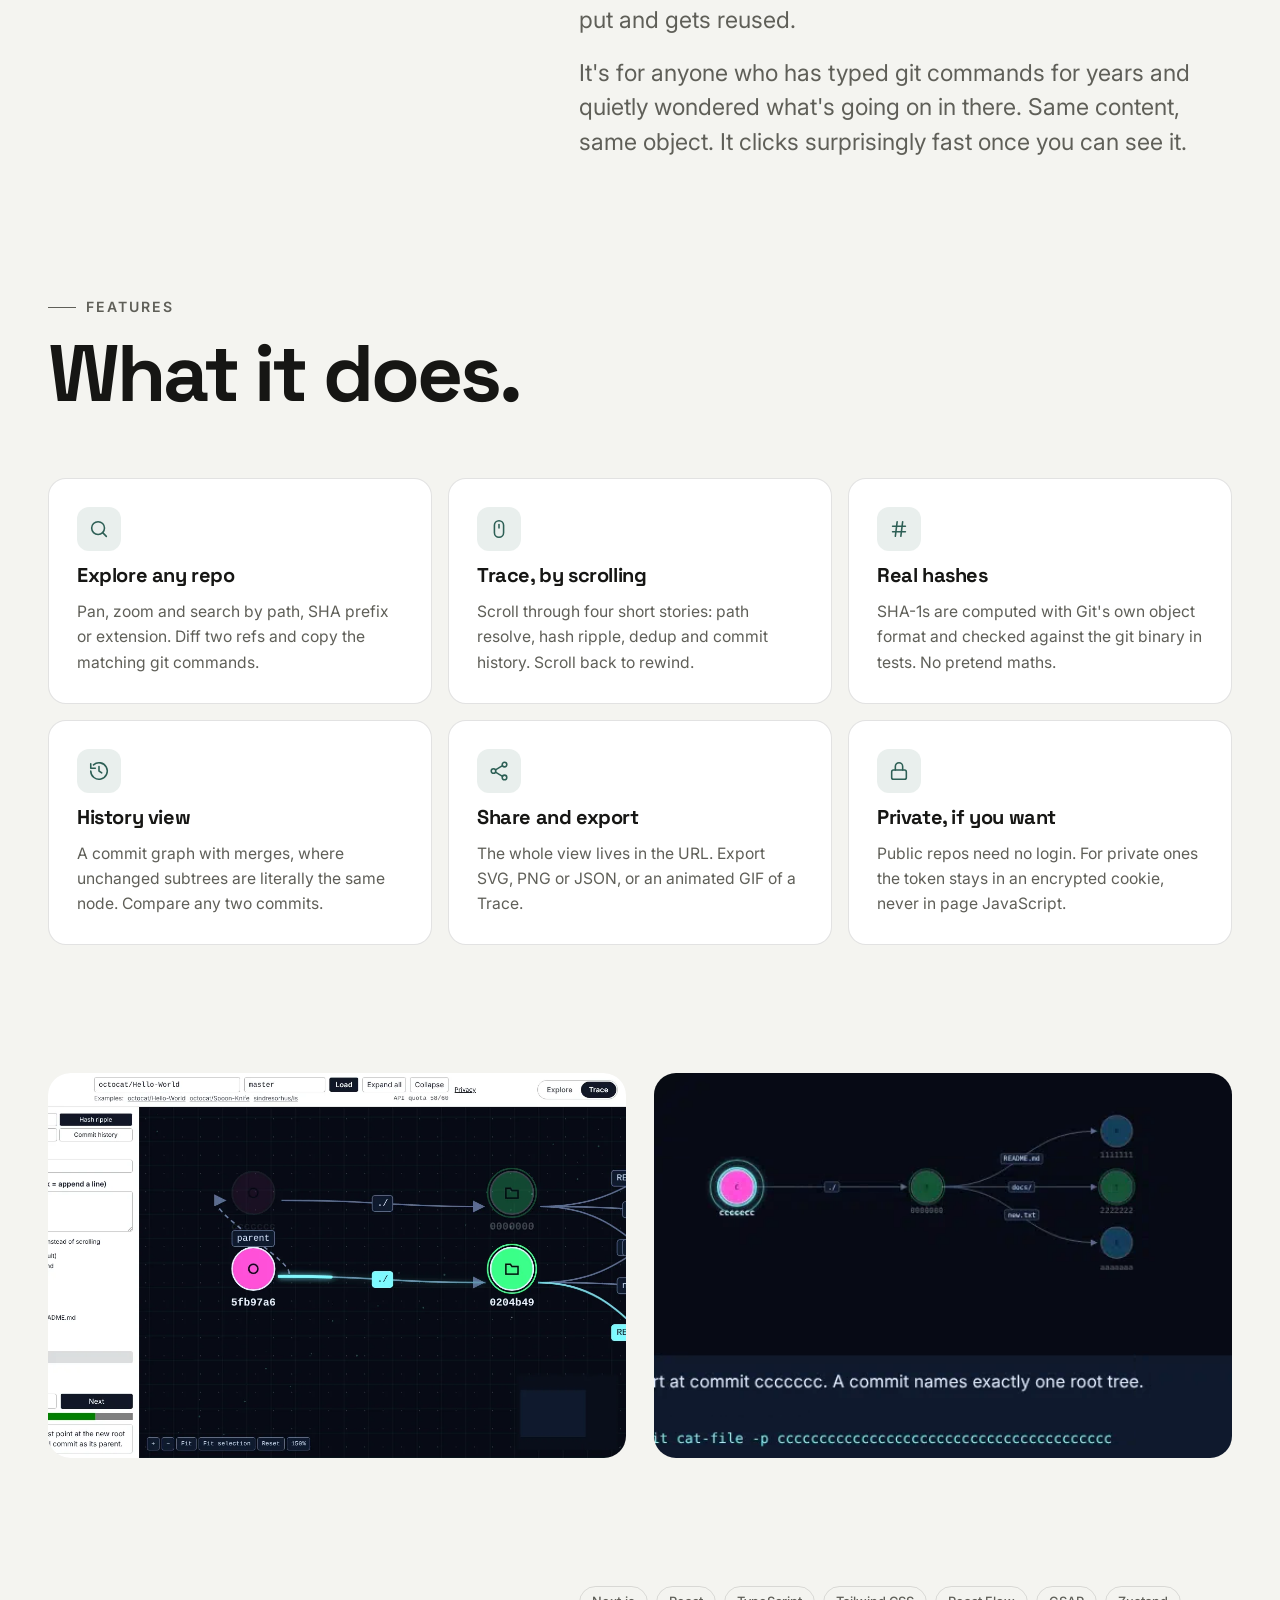
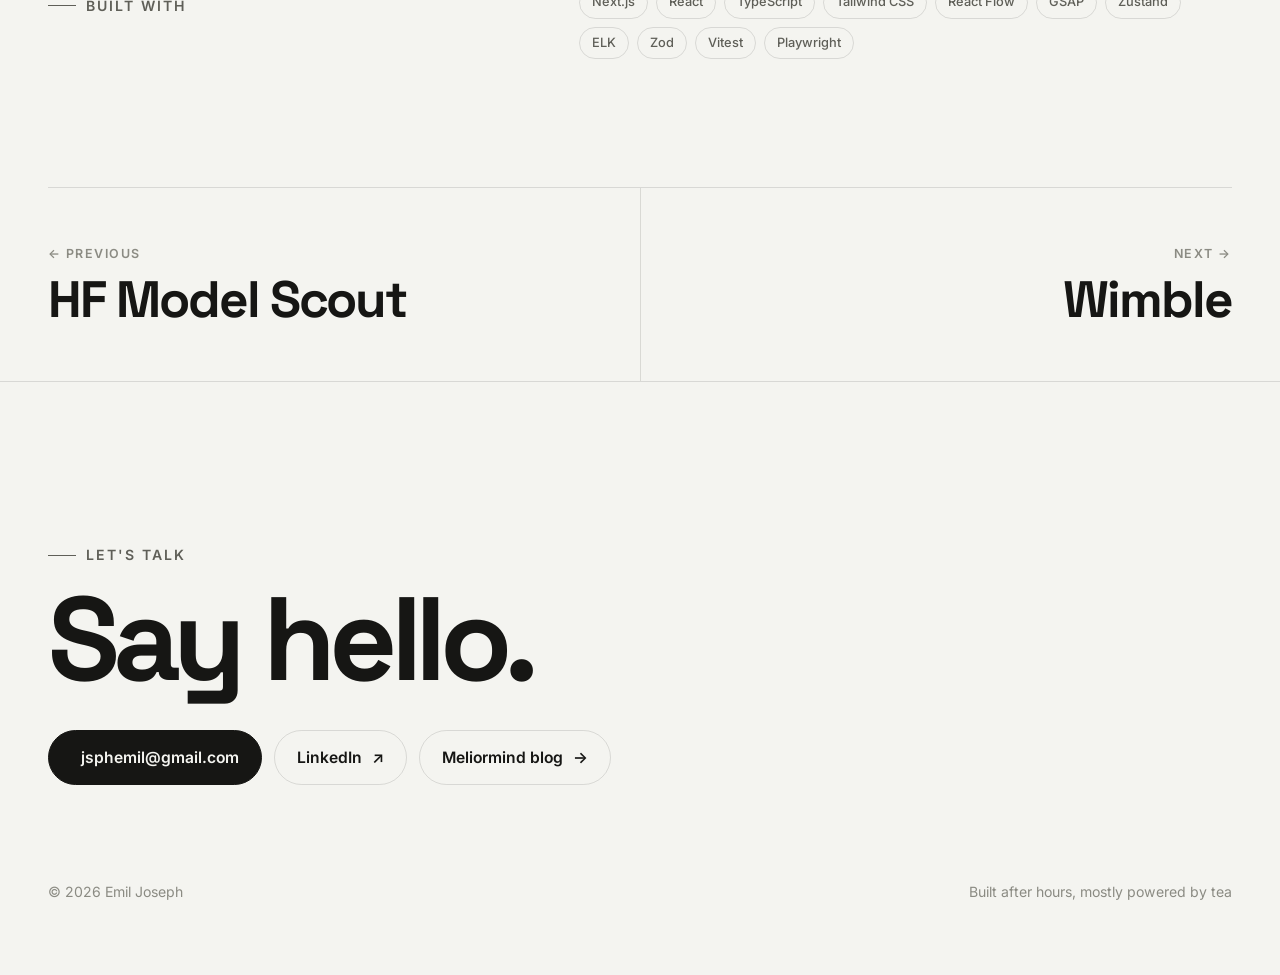
<file: projects/plumbline.html>
<!doctype html>
<html lang="en">
<head>
<meta charset="utf-8">
<meta name="viewport" content="width=device-width, initial-scale=1">
<title>Plumbline — Emil Joseph</title>
<meta name="description" content="Plumbline: See how Git stores your data. Paste any GitHub repo and watch it become a map of commits, trees and blobs. Git, finally without the hand-waving.">
<link rel="canonical" href="https://jsphemil.github.io/projects/plumbline.html">
<meta name="theme-color" content="#f4f4f0" media="(prefers-color-scheme: light)">
<meta name="theme-color" content="#0f1210" media="(prefers-color-scheme: dark)">
<meta property="og:type" content="website">
<meta property="og:site_name" content="Emil Joseph">
<meta property="og:title" content="Plumbline — Emil Joseph">
<meta property="og:description" content="Plumbline: See how Git stores your data. Paste any GitHub repo and watch it become a map of commits, trees and blobs. Git, finally without the hand-waving.">
<meta property="og:url" content="https://jsphemil.github.io/projects/plumbline.html">
<meta property="og:image" content="https://jsphemil.github.io/assets/img/og/plumbline.jpg">
<meta property="og:image:alt" content="A sage-green plumb bob hanging above a small tree of connected spheres, one of them glowing">
<meta name="twitter:card" content="summary_large_image">
<link rel="icon" href="../assets/img/favicon.svg" type="image/svg+xml">
<link rel="preconnect" href="https://fonts.googleapis.com">
<link rel="preconnect" href="https://fonts.gstatic.com" crossorigin>
<link rel="stylesheet" href="https://fonts.googleapis.com/css2?family=Inter:wght@400;500;600&family=Space+Grotesk:wght@500;600;700&display=swap">
<link rel="stylesheet" href="../assets/css/site.css">
<script>document.documentElement.classList.add('js');try{var t=localStorage.getItem('theme');if(t)document.documentElement.dataset.theme=t}catch(e){}</script>
</head>
<body>
<a class="skip" href="#main">Skip to content</a>
<header class="site-header">
  <nav class="nav wrap" aria-label="Main">
    <a class="brand" href="../index.html"><span class="brand-mark">EJ</span>Emil Joseph</a>
    <ul class="nav-links" id="nav-links">
      <li><a href="../projects/index.html" aria-current="page">Work</a></li>
      <li><a href="../about.html">About</a></li>
      <li><a href="../blog.html">Blog</a></li>
      <li><a href="#contact">Contact</a></li>
    </ul>
    <div class="nav-actions">
      <button class="icon-btn theme-toggle" type="button" aria-label="Toggle colour theme"><svg class="moon" viewBox="0 0 24 24" aria-hidden="true"><path d="M21 12.8A9 9 0 1 1 11.2 3a7 7 0 0 0 9.8 9.8Z"/></svg><svg class="sun" viewBox="0 0 24 24" aria-hidden="true"><circle cx="12" cy="12" r="4"/><path d="M12 2v2M12 20v2M4.9 4.9l1.4 1.4M17.7 17.7l1.4 1.4M2 12h2M20 12h2M4.9 19.1l1.4-1.4M17.7 6.3l1.4-1.4"/></svg></button>
      <button class="icon-btn menu-toggle" type="button" aria-label="Menu" aria-expanded="false" aria-controls="nav-links"><svg viewBox="0 0 24 24" aria-hidden="true"><path d="M4 8h16M4 16h16"/></svg></button>
    </div>
  </nav>
</header>
<main id="main">
<section class="p-hero wrap">
  <a class="back" href="index.html" data-reveal>← All projects</a>
  <h1 data-reveal style="--d:.05s">Plumbline</h1>
  <p class="p-lede" data-reveal style="--d:.15s">Paste any GitHub repo and watch it become a map of commits, trees and blobs. Git, finally without the hand-waving.</p>
  <dl class="p-facts" data-reveal style="--d:.25s">
    <div><dt>Status</dt><dd><span class="status wip">Ready to launch</span></dd></div>
    <div><dt>Platform</dt><dd>Web</dd></div>
    <div><dt>Role</dt><dd>Solo — product, design, build</dd></div>
    <div><dt>Year</dt><dd>2026</dd></div>
  </dl>
</section>
<div class="wrap"><div class="p-cover parallax" data-reveal="fade"><img src="../assets/img/plumbline/hero.webp" alt="A sage-green plumb bob hanging above a small tree of connected spheres, one of them glowing" width="1536" height="1024" fetchpriority="high"></div></div>
<section class="section wrap">
  <div class="prose">
    <div><p class="eyebrow" data-reveal>What it is</p><h2 data-reveal style="margin-top:14px">See how Git stores your data.</h2></div>
    <div class="body" data-reveal><p><strong>Plumbline renders any GitHub repository as an interactive map of Git objects:</strong> commits, trees and blobs, in a simplified teaching model.</p><p>Explore it freely, or switch to Trace and let the page scroll become a timeline. Edit a file and watch real SHA-1s ripple up from the blob to the commit, while everything untouched stays put and gets reused.</p><p>It's for anyone who has typed git commands for years and quietly wondered what's going on in there. Same content, same object. It clicks surprisingly fast once you can see it.</p></div>
  </div>
</section>
<section class="wrap" style="padding-bottom:clamp(64px,10vw,140px)">
  <div class="section-head"><div><p class="eyebrow" data-reveal>Features</p><h2 data-reveal>What it does.</h2></div></div>
  <ul class="features"><li class="feature" data-reveal style="--d:0.00s"><span class="ico"><svg viewBox="0 0 24 24" aria-hidden="true"><circle cx="11" cy="11" r="7"/><path d="M20 20l-4-4"/></svg></span><h3>Explore any repo</h3><p>Pan, zoom and search by path, SHA prefix or extension. Diff two refs and copy the matching git commands.</p></li><li class="feature" data-reveal style="--d:0.08s"><span class="ico"><svg viewBox="0 0 24 24" aria-hidden="true"><rect x="7" y="3" width="10" height="18" rx="5"/><path d="M12 7v4"/></svg></span><h3>Trace, by scrolling</h3><p>Scroll through four short stories: path resolve, hash ripple, dedup and commit history. Scroll back to rewind.</p></li><li class="feature" data-reveal style="--d:0.16s"><span class="ico"><svg viewBox="0 0 24 24" aria-hidden="true"><path d="M5 9h14M5 15h14M10 4 8 20M16 4l-2 16"/></svg></span><h3>Real hashes</h3><p>SHA-1s are computed with Git's own object format and checked against the git binary in tests. No pretend maths.</p></li><li class="feature" data-reveal style="--d:0.00s"><span class="ico"><svg viewBox="0 0 24 24" aria-hidden="true"><path d="M3 12a9 9 0 1 0 3-6.7"/><path d="M3 4v5h5"/><path d="M12 7v5l3 2"/></svg></span><h3>History view</h3><p>A commit graph with merges, where unchanged subtrees are literally the same node. Compare any two commits.</p></li><li class="feature" data-reveal style="--d:0.08s"><span class="ico"><svg viewBox="0 0 24 24" aria-hidden="true"><circle cx="18" cy="5" r="2.5"/><circle cx="6" cy="12" r="2.5"/><circle cx="18" cy="19" r="2.5"/><path d="M8.2 10.8l7.6-4.6M8.2 13.2l7.6 4.6"/></svg></span><h3>Share and export</h3><p>The whole view lives in the URL. Export SVG, PNG or JSON, or an animated GIF of a Trace.</p></li><li class="feature" data-reveal style="--d:0.16s"><span class="ico"><svg viewBox="0 0 24 24" aria-hidden="true"><rect x="4" y="11" width="16" height="10" rx="2"/><path d="M8 11V7a4 4 0 0 1 8 0v4"/></svg></span><h3>Private, if you want</h3><p>Public repos need no login. For private ones the token stays in an encrypted cookie, never in page JavaScript.</p></li></ul>
</section>
<section class="wrap" style="padding-bottom:clamp(64px,10vw,140px)">
  <div class="gallery"><figure data-reveal="scale"><img src="../assets/img/plumbline/detail-1.webp" alt="Plumbline's Trace mode: a dark map of commit and tree nodes with the active edge glowing, beside the list of steps" width="1140" height="760" loading="lazy" decoding="async"></figure><figure data-reveal="scale"><img src="../assets/img/plumbline/detail-2.webp" alt="Animation of Path resolve: the trace hops from a commit to its root tree, then subtrees, then a file" width="540" height="360" loading="lazy" decoding="async"></figure></div>
</section>
<section class="wrap" style="padding-bottom:clamp(64px,10vw,140px)">
  <div class="prose">
    <div><p class="eyebrow" data-reveal>Built with</p></div>
    <ul class="chips" data-reveal><li class="chip">Next.js</li><li class="chip">React</li><li class="chip">TypeScript</li><li class="chip">Tailwind CSS</li><li class="chip">React Flow</li><li class="chip">GSAP</li><li class="chip">Zustand</li><li class="chip">ELK</li><li class="chip">Zod</li><li class="chip">Vitest</li><li class="chip">Playwright</li></ul>
  </div>
</section>
<nav class="wrap pnav" aria-label="More projects">
  <a href="hf-model-scout.html"><small>← Previous</small><span>HF Model Scout</span></a>
  <a href="wimble.html"><small>Next →</small><span>Wimble</span></a>
</nav>
</main>
<footer class="contact" id="contact">
  <div class="wrap">
    <p class="eyebrow" data-reveal>Let's talk</p>
    <h2 data-reveal><a href="mailto:jsphemil@gmail.com">Say hello.</a></h2>
    <div class="contact-links" data-reveal>
      <a class="btn" href="mailto:jsphemil@gmail.com"><svg viewBox="0 0 24 24" aria-hidden="true"><rect x="3" y="5" width="18" height="14" rx="2"/><path d="M3 7l9 6 9-6"/></svg> jsphemil@gmail.com</a>
      <a class="btn ghost" href="https://www.linkedin.com/in/jsphemil" target="_blank" rel="noopener">LinkedIn <span class="arr">↗</span></a>
      <a class="btn ghost" href="../blog.html">Meliormind blog <span class="arr">→</span></a>
    </div>
    <div class="footer-bottom">
      <span>© <span data-year>2026</span> Emil Joseph</span>
      <span>Built after hours, mostly powered by tea</span>
    </div>
  </div>
</footer>
<script src="../assets/js/site.js" defer></script>
</body>
</html>
</file>
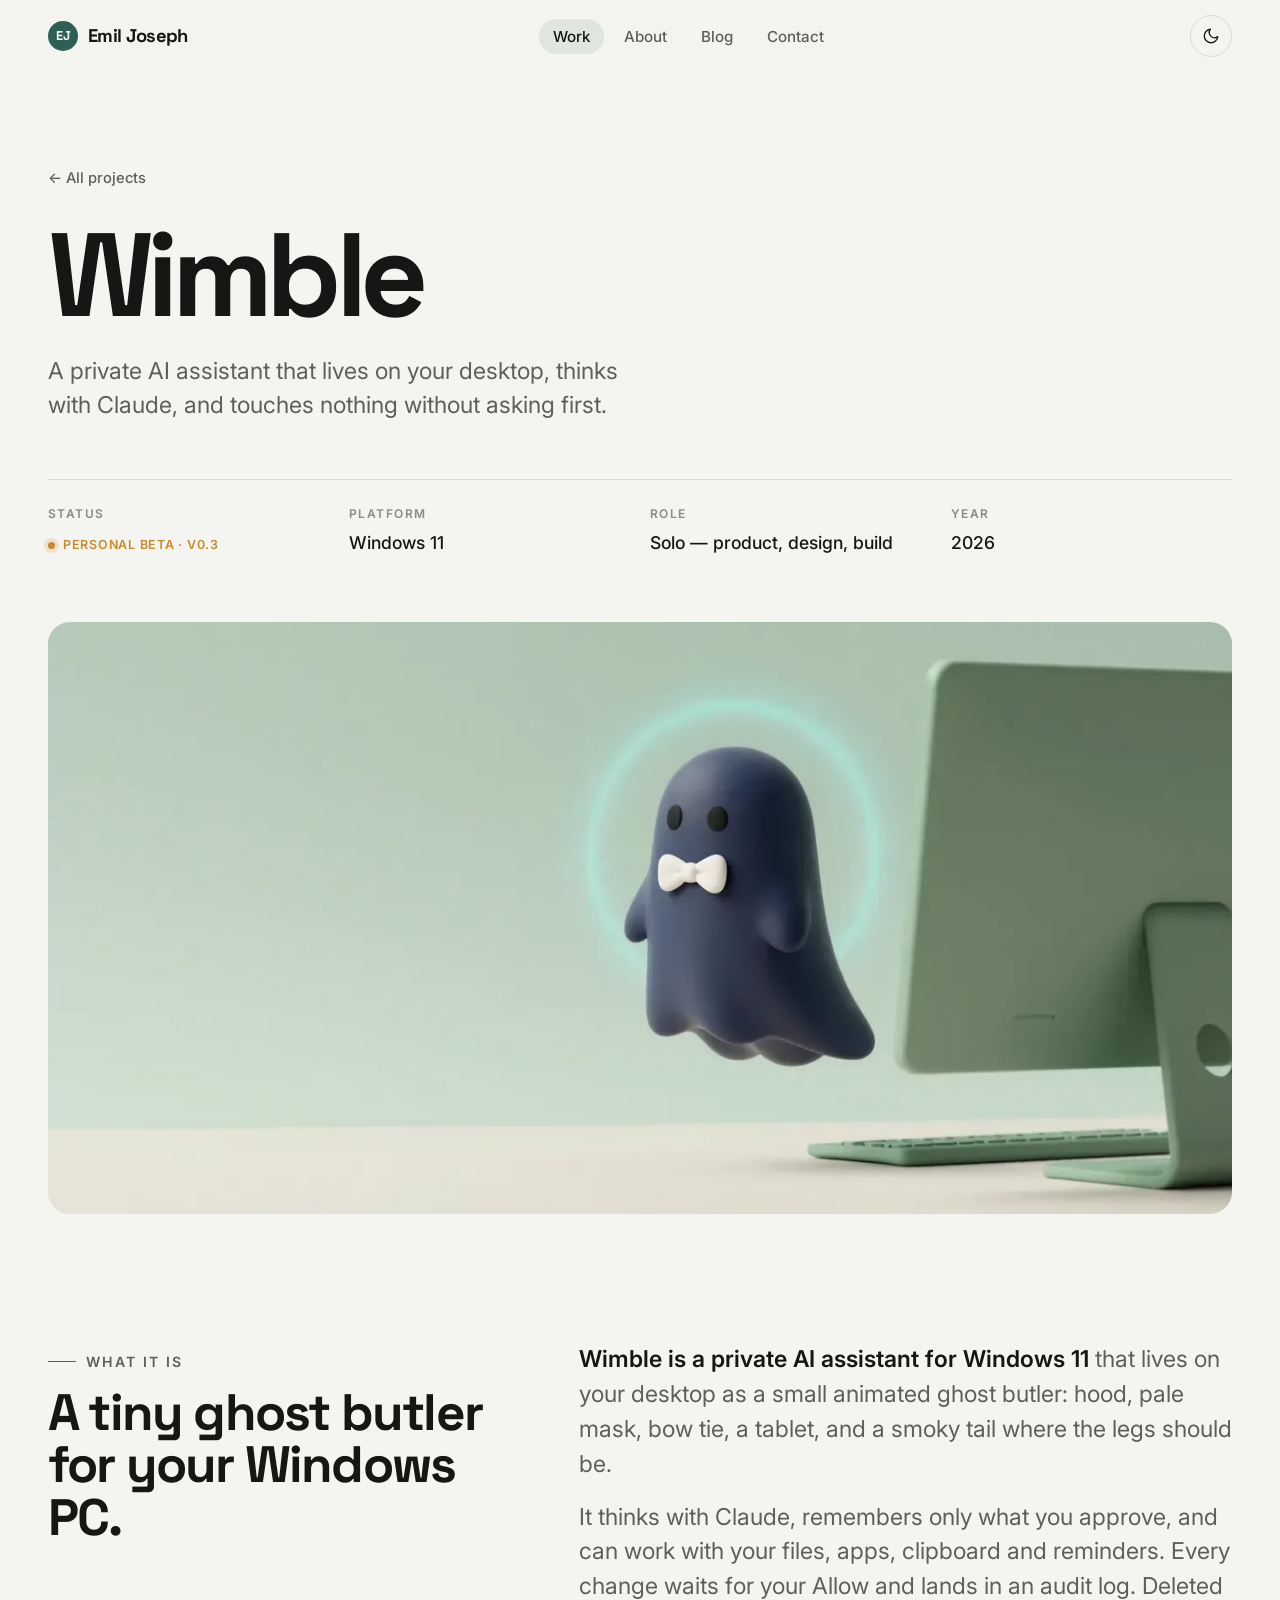
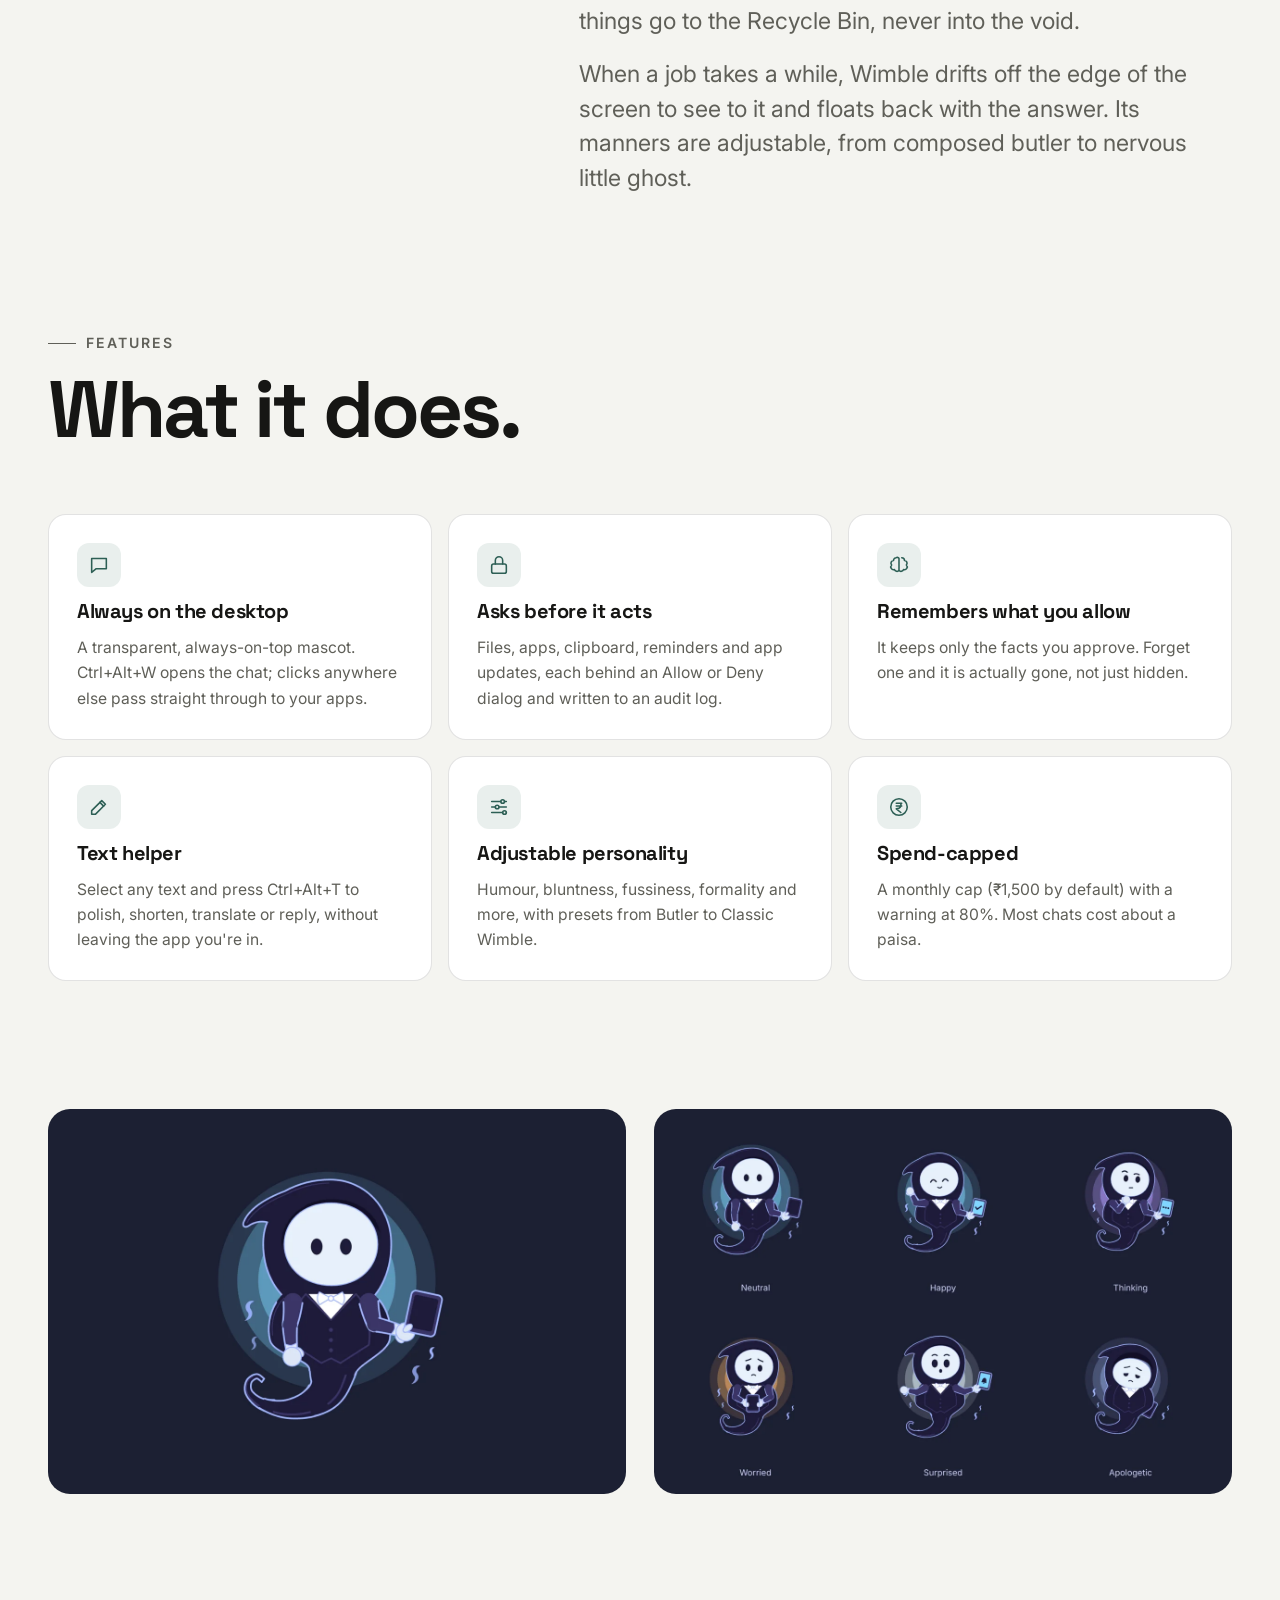
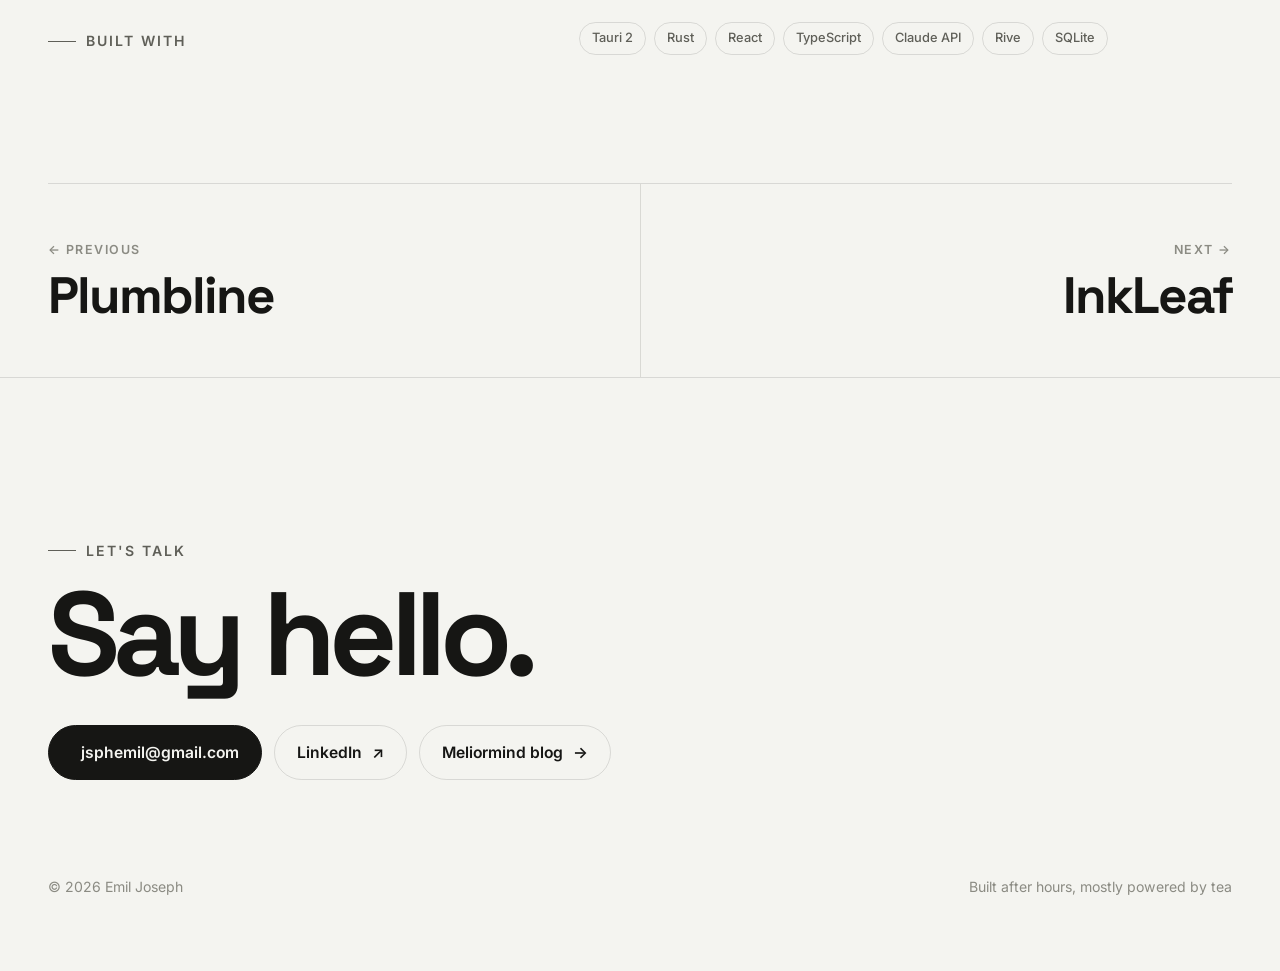
<file: projects/wimble.html>
<!doctype html>
<html lang="en">
<head>
<meta charset="utf-8">
<meta name="viewport" content="width=device-width, initial-scale=1">
<title>Wimble — Emil Joseph</title>
<meta name="description" content="Wimble: A tiny ghost butler for your Windows PC. A private AI assistant that lives on your desktop, thinks with Claude, and touches nothing without asking first.">
<link rel="canonical" href="https://jsphemil.github.io/projects/wimble.html">
<meta name="theme-color" content="#f4f4f0" media="(prefers-color-scheme: light)">
<meta name="theme-color" content="#0f1210" media="(prefers-color-scheme: dark)">
<meta property="og:type" content="website">
<meta property="og:site_name" content="Emil Joseph">
<meta property="og:title" content="Wimble — Emil Joseph">
<meta property="og:description" content="Wimble: A tiny ghost butler for your Windows PC. A private AI assistant that lives on your desktop, thinks with Claude, and touches nothing without asking first.">
<meta property="og:url" content="https://jsphemil.github.io/projects/wimble.html">
<meta property="og:image" content="https://jsphemil.github.io/assets/img/og/wimble.jpg">
<meta property="og:image:alt" content="A small matte indigo ghost with a white bow tie floating beside a sage-green desktop monitor, inside a faint cyan glow ring">
<meta name="twitter:card" content="summary_large_image">
<link rel="icon" href="../assets/img/favicon.svg" type="image/svg+xml">
<link rel="preconnect" href="https://fonts.googleapis.com">
<link rel="preconnect" href="https://fonts.gstatic.com" crossorigin>
<link rel="stylesheet" href="https://fonts.googleapis.com/css2?family=Inter:wght@400;500;600&family=Space+Grotesk:wght@500;600;700&display=swap">
<link rel="stylesheet" href="../assets/css/site.css">
<script>document.documentElement.classList.add('js');try{var t=localStorage.getItem('theme');if(t)document.documentElement.dataset.theme=t}catch(e){}</script>
</head>
<body>
<a class="skip" href="#main">Skip to content</a>
<header class="site-header">
  <nav class="nav wrap" aria-label="Main">
    <a class="brand" href="../index.html"><span class="brand-mark">EJ</span>Emil Joseph</a>
    <ul class="nav-links" id="nav-links">
      <li><a href="../projects/index.html" aria-current="page">Work</a></li>
      <li><a href="../about.html">About</a></li>
      <li><a href="../blog.html">Blog</a></li>
      <li><a href="#contact">Contact</a></li>
    </ul>
    <div class="nav-actions">
      <button class="icon-btn theme-toggle" type="button" aria-label="Toggle colour theme"><svg class="moon" viewBox="0 0 24 24" aria-hidden="true"><path d="M21 12.8A9 9 0 1 1 11.2 3a7 7 0 0 0 9.8 9.8Z"/></svg><svg class="sun" viewBox="0 0 24 24" aria-hidden="true"><circle cx="12" cy="12" r="4"/><path d="M12 2v2M12 20v2M4.9 4.9l1.4 1.4M17.7 17.7l1.4 1.4M2 12h2M20 12h2M4.9 19.1l1.4-1.4M17.7 6.3l1.4-1.4"/></svg></button>
      <button class="icon-btn menu-toggle" type="button" aria-label="Menu" aria-expanded="false" aria-controls="nav-links"><svg viewBox="0 0 24 24" aria-hidden="true"><path d="M4 8h16M4 16h16"/></svg></button>
    </div>
  </nav>
</header>
<main id="main">
<section class="p-hero wrap">
  <a class="back" href="index.html" data-reveal>← All projects</a>
  <h1 data-reveal style="--d:.05s">Wimble</h1>
  <p class="p-lede" data-reveal style="--d:.15s">A private AI assistant that lives on your desktop, thinks with Claude, and touches nothing without asking first.</p>
  <dl class="p-facts" data-reveal style="--d:.25s">
    <div><dt>Status</dt><dd><span class="status wip">Personal beta · v0.3</span></dd></div>
    <div><dt>Platform</dt><dd>Windows 11</dd></div>
    <div><dt>Role</dt><dd>Solo — product, design, build</dd></div>
    <div><dt>Year</dt><dd>2026</dd></div>
  </dl>
</section>
<div class="wrap"><div class="p-cover parallax" data-reveal="fade"><img src="../assets/img/wimble/hero.webp" alt="A small matte indigo ghost with a white bow tie floating beside a sage-green desktop monitor, inside a faint cyan glow ring" width="1536" height="1024" fetchpriority="high"></div></div>
<section class="section wrap">
  <div class="prose">
    <div><p class="eyebrow" data-reveal>What it is</p><h2 data-reveal style="margin-top:14px">A tiny ghost butler for your Windows PC.</h2></div>
    <div class="body" data-reveal><p><strong>Wimble is a private AI assistant for Windows 11</strong> that lives on your desktop as a small animated ghost butler: hood, pale mask, bow tie, a tablet, and a smoky tail where the legs should be.</p><p>It thinks with Claude, remembers only what you approve, and can work with your files, apps, clipboard and reminders. Every change waits for your Allow and lands in an audit log. Deleted things go to the Recycle Bin, never into the void.</p><p>When a job takes a while, Wimble drifts off the edge of the screen to see to it and floats back with the answer. Its manners are adjustable, from composed butler to nervous little ghost.</p></div>
  </div>
</section>
<section class="wrap" style="padding-bottom:clamp(64px,10vw,140px)">
  <div class="section-head"><div><p class="eyebrow" data-reveal>Features</p><h2 data-reveal>What it does.</h2></div></div>
  <ul class="features"><li class="feature" data-reveal style="--d:0.00s"><span class="ico"><svg viewBox="0 0 24 24" aria-hidden="true"><path d="M4 5h16v11H9l-5 4V5Z"/></svg></span><h3>Always on the desktop</h3><p>A transparent, always-on-top mascot. Ctrl+Alt+W opens the chat; clicks anywhere else pass straight through to your apps.</p></li><li class="feature" data-reveal style="--d:0.08s"><span class="ico"><svg viewBox="0 0 24 24" aria-hidden="true"><rect x="4" y="11" width="16" height="10" rx="2"/><path d="M8 11V7a4 4 0 0 1 8 0v4"/></svg></span><h3>Asks before it acts</h3><p>Files, apps, clipboard, reminders and app updates, each behind an Allow or Deny dialog and written to an audit log.</p></li><li class="feature" data-reveal style="--d:0.16s"><span class="ico"><svg viewBox="0 0 24 24" aria-hidden="true"><path d="M9 4a3 3 0 0 0-3 3 3 3 0 0 0-2 5 3 3 0 0 0 3 5 3 3 0 0 0 5 1V5a2 2 0 0 0-3-1Z"/><path d="M15 4a3 3 0 0 1 3 3 3 3 0 0 1 2 5 3 3 0 0 1-3 5 3 3 0 0 1-5 1"/></svg></span><h3>Remembers what you allow</h3><p>It keeps only the facts you approve. Forget one and it is actually gone, not just hidden.</p></li><li class="feature" data-reveal style="--d:0.00s"><span class="ico"><svg viewBox="0 0 24 24" aria-hidden="true"><path d="M4 20h4L19 9l-4-4L4 16v4Z"/><path d="M13 7l4 4"/></svg></span><h3>Text helper</h3><p>Select any text and press Ctrl+Alt+T to polish, shorten, translate or reply, without leaving the app you're in.</p></li><li class="feature" data-reveal style="--d:0.08s"><span class="ico"><svg viewBox="0 0 24 24" aria-hidden="true"><path d="M4 6h10M18 6h2M4 12h4M12 12h8M4 18h12M20 18h0"/><circle cx="16" cy="6" r="2"/><circle cx="10" cy="12" r="2"/><circle cx="18" cy="18" r="2"/></svg></span><h3>Adjustable personality</h3><p>Humour, bluntness, fussiness, formality and more, with presets from Butler to Classic Wimble.</p></li><li class="feature" data-reveal style="--d:0.16s"><span class="ico"><svg viewBox="0 0 24 24" aria-hidden="true"><circle cx="12" cy="12" r="9"/><path d="M9 8h6M9 11h6M13 8c2 0 2 6-4 6l5 4"/></svg></span><h3>Spend-capped</h3><p>A monthly cap (₹1,500 by default) with a warning at 80%. Most chats cost about a paisa.</p></li></ul>
</section>
<section class="wrap" style="padding-bottom:clamp(64px,10vw,140px)">
  <div class="gallery"><figure data-reveal="scale"><img src="../assets/img/wimble/detail-1.webp" alt="Whisp, Wimble's mascot: a dark-indigo hooded ghost with a pale mask, waistcoat, bow tie and a tablet, inside soft cyan glow rings" width="1248" height="832" loading="lazy" decoding="async"></figure><figure data-reveal="scale"><img src="../assets/img/wimble/detail-2.webp" alt="Whisp's six moods side by side: neutral, happy, thinking, worried, surprised and apologetic" width="1248" height="832" loading="lazy" decoding="async"></figure></div>
</section>
<section class="wrap" style="padding-bottom:clamp(64px,10vw,140px)">
  <div class="prose">
    <div><p class="eyebrow" data-reveal>Built with</p></div>
    <ul class="chips" data-reveal><li class="chip">Tauri 2</li><li class="chip">Rust</li><li class="chip">React</li><li class="chip">TypeScript</li><li class="chip">Claude API</li><li class="chip">Rive</li><li class="chip">SQLite</li></ul>
  </div>
</section>
<nav class="wrap pnav" aria-label="More projects">
  <a href="plumbline.html"><small>← Previous</small><span>Plumbline</span></a>
  <a href="inkleaf.html"><small>Next →</small><span>InkLeaf</span></a>
</nav>
</main>
<footer class="contact" id="contact">
  <div class="wrap">
    <p class="eyebrow" data-reveal>Let's talk</p>
    <h2 data-reveal><a href="mailto:jsphemil@gmail.com">Say hello.</a></h2>
    <div class="contact-links" data-reveal>
      <a class="btn" href="mailto:jsphemil@gmail.com"><svg viewBox="0 0 24 24" aria-hidden="true"><rect x="3" y="5" width="18" height="14" rx="2"/><path d="M3 7l9 6 9-6"/></svg> jsphemil@gmail.com</a>
      <a class="btn ghost" href="https://www.linkedin.com/in/jsphemil" target="_blank" rel="noopener">LinkedIn <span class="arr">↗</span></a>
      <a class="btn ghost" href="../blog.html">Meliormind blog <span class="arr">→</span></a>
    </div>
    <div class="footer-bottom">
      <span>© <span data-year>2026</span> Emil Joseph</span>
      <span>Built after hours, mostly powered by tea</span>
    </div>
  </div>
</footer>
<script src="../assets/js/site.js" defer></script>
</body>
</html>
</file>
<file: assets/css/site.css>
/* ==========================================================================
   Emil Joseph — portfolio
   Tokens · base · layout · components · motion
   ========================================================================== */

:root{
  color-scheme:light;
  --bg:#f4f4f0;
  --bg-2:#ebebe4;
  --surface:#ffffff;
  --text:#161614;
  --muted:#5f5f58;
  --faint:#8b8b83;
  --border:rgba(22,22,20,.12);
  --accent:#2d5f55;
  --accent-soft:rgba(45,95,85,.10);
  --on-accent:#f4f4f0;
  --amber:#c98a2b;
  --shadow:0 24px 60px -24px rgba(20,25,23,.25);

  --font-display:"Space Grotesk",ui-sans-serif,system-ui,sans-serif;
  --font-body:"Inter",ui-sans-serif,system-ui,-apple-system,"Segoe UI",sans-serif;

  --step--1:clamp(.82rem,.8rem + .1vw,.88rem);
  --step-0:clamp(1rem,.96rem + .2vw,1.1rem);
  --step-1:clamp(1.2rem,1.1rem + .5vw,1.45rem);
  --step-2:clamp(1.5rem,1.3rem + 1vw,2.1rem);
  --step-3:clamp(2rem,1.6rem + 2vw,3.2rem);
  --step-4:clamp(2.6rem,1.8rem + 4vw,5.2rem);
  --step-5:clamp(3.2rem,1.8rem + 7vw,7.5rem);

  --gutter:clamp(16px,4vw,48px);
  --max:1280px;
  --radius:22px;
  --ease:cubic-bezier(.2,.7,.2,1);
}
:root[data-theme="dark"]{
  color-scheme:dark;
  --bg:#0f1210;
  --bg-2:#161b18;
  --surface:#1a201c;
  --text:#f0f2ed;
  --muted:#a7ada5;
  --faint:#7c837b;
  --border:rgba(240,242,237,.12);
  --accent:#9bc8b8;
  --accent-soft:rgba(155,200,184,.12);
  --on-accent:#0f1210;
  --amber:#e0a84e;
  --shadow:0 24px 60px -24px rgba(0,0,0,.6);
}
@media (prefers-color-scheme:dark){
  :root:not([data-theme="light"]){
    color-scheme:dark;
    --bg:#0f1210;--bg-2:#161b18;--surface:#1a201c;--text:#f0f2ed;--muted:#a7ada5;--faint:#7c837b;
    --border:rgba(240,242,237,.12);--accent:#9bc8b8;--accent-soft:rgba(155,200,184,.12);
    --on-accent:#0f1210;--amber:#e0a84e;--shadow:0 24px 60px -24px rgba(0,0,0,.6);
  }
}

/* ---------- base ---------- */
*,*::before,*::after{box-sizing:border-box}
html{scroll-behavior:smooth;-webkit-text-size-adjust:100%}
body{
  margin:0;background:var(--bg);color:var(--text);
  font-family:var(--font-body);font-size:var(--step-0);line-height:1.6;
  -webkit-font-smoothing:antialiased;overflow-x:hidden;
  transition:background-color .3s,color .3s;
}
img{display:block;max-width:100%;height:auto}
a{color:inherit}
h1,h2,h3,h4{font-family:var(--font-display);font-weight:700;letter-spacing:-.035em;line-height:1.02;margin:0}
p{margin:0}
:focus-visible{outline:2px solid var(--accent);outline-offset:3px;border-radius:6px}
.skip{position:absolute;left:-999px;top:8px;z-index:100;background:var(--text);color:var(--bg);padding:8px 14px;border-radius:8px}
.skip:focus{left:8px}
.wrap{width:min(100% - 2*var(--gutter),var(--max));margin-inline:auto}
.eyebrow{
  font-family:var(--font-body);font-size:var(--step--1);font-weight:600;letter-spacing:.14em;
  text-transform:uppercase;color:var(--muted);display:inline-flex;align-items:center;gap:10px
}
.eyebrow::before{content:"";width:28px;height:1px;background:currentColor}
.muted{color:var(--muted)}
.accent{color:var(--accent)}

/* ---------- header / nav ---------- */
.site-header{
  position:sticky;top:0;z-index:50;
  background:color-mix(in srgb,var(--bg) 82%,transparent);
  backdrop-filter:saturate(1.4) blur(14px);-webkit-backdrop-filter:saturate(1.4) blur(14px);
  border-bottom:1px solid transparent;transition:border-color .3s;
}
.site-header.scrolled{border-bottom-color:var(--border)}
.nav{display:flex;align-items:center;justify-content:space-between;height:72px;gap:16px}
.brand{font-family:var(--font-display);font-weight:700;font-size:1.15rem;letter-spacing:-.03em;text-decoration:none;display:flex;align-items:center;gap:10px}
.brand-mark{width:30px;height:30px;border-radius:50%;background:var(--accent);color:var(--on-accent);display:grid;place-items:center;font-size:.8rem;letter-spacing:0}
.nav-links{display:flex;align-items:center;gap:6px;list-style:none;margin:0;padding:0}
.nav-links a{
  text-decoration:none;font-size:.95rem;font-weight:500;padding:8px 14px;border-radius:999px;color:var(--muted);
  transition:color .2s,background .2s
}
.nav-links a:hover,.nav-links a[aria-current="page"]{color:var(--text);background:var(--accent-soft)}
.nav-actions{display:flex;align-items:center;gap:8px}
.icon-btn{
  width:42px;height:42px;border-radius:50%;border:1px solid var(--border);background:transparent;color:var(--text);
  display:grid;place-items:center;cursor:pointer;transition:background .2s,transform .2s
}
.icon-btn:hover{background:var(--accent-soft);transform:rotate(-8deg)}
.icon-btn svg{width:18px;height:18px;fill:none;stroke:currentColor;stroke-width:1.8;stroke-linecap:round;stroke-linejoin:round}
.theme-toggle .sun{display:none}
:root[data-theme="dark"] .theme-toggle .sun{display:block}
:root[data-theme="dark"] .theme-toggle .moon{display:none}
@media (prefers-color-scheme:dark){
  :root:not([data-theme="light"]) .theme-toggle .sun{display:block}
  :root:not([data-theme="light"]) .theme-toggle .moon{display:none}
}
.menu-toggle{display:none}
@media (max-width:760px){
  .menu-toggle{display:grid}
  .nav-links{
    position:fixed;inset:72px 0 auto 0;flex-direction:column;align-items:stretch;gap:0;
    background:var(--bg);border-bottom:1px solid var(--border);padding:8px var(--gutter) 20px;
    transform:translateY(-8px);opacity:0;visibility:hidden;transition:opacity .25s,transform .25s,visibility .25s
  }
  .nav-links a{display:block;font-family:var(--font-display);font-size:1.6rem;font-weight:600;color:var(--text);padding:12px 4px;border-radius:0;border-bottom:1px solid var(--border)}
  .nav-links a:hover,.nav-links a[aria-current="page"]{background:none;color:var(--accent)}
  .nav-open .nav-links{opacity:1;visibility:visible;transform:none}
}

/* ---------- buttons / chips ---------- */
.btn{
  display:inline-flex;align-items:center;gap:10px;padding:14px 22px;border-radius:999px;
  font-weight:600;font-size:.98rem;text-decoration:none;border:1px solid var(--text);
  background:var(--text);color:var(--bg);transition:transform .25s var(--ease),background .2s,color .2s
}
.btn:hover{transform:translateY(-2px)}
.btn .arr{transition:transform .25s var(--ease)}
.btn:hover .arr{transform:translateX(4px)}
.btn.ghost{background:transparent;color:var(--text);border-color:var(--border)}
.btn.ghost:hover{border-color:var(--text)}
.btn.accent{background:var(--accent);border-color:var(--accent);color:var(--on-accent)}
.chips{display:flex;flex-wrap:wrap;gap:8px;list-style:none;padding:0;margin:0}
.chip{font-size:.8rem;font-weight:500;padding:5px 12px;border:1px solid var(--border);border-radius:999px;color:var(--muted)}
.status{display:inline-flex;align-items:center;gap:8px;font-size:.78rem;font-weight:600;letter-spacing:.06em;text-transform:uppercase;color:var(--accent)}
.status::before{content:"";width:7px;height:7px;border-radius:50%;background:currentColor;box-shadow:0 0 0 4px var(--accent-soft)}
.status.wip{color:var(--amber)}
.status.wip::before{box-shadow:0 0 0 4px color-mix(in srgb,var(--amber) 18%,transparent)}

/* ---------- hero ---------- */
.hero{padding:clamp(56px,10vw,140px) 0 clamp(48px,7vw,96px)}
.hero h1{font-size:clamp(3rem,1.6rem + 5.6vw,6.5rem);font-weight:700;letter-spacing:-.055em;line-height:.95;margin-top:22px}
.hero h1 .line{display:block;overflow:hidden;padding-bottom:.06em}
.hero h1 .line>span{display:inline-block;text-wrap:balance}
.hero-sub{display:grid;gap:28px;margin-top:clamp(28px,4vw,48px);align-items:end}
.hero-sub p{font-size:var(--step-1);color:var(--muted);max-width:42ch;line-height:1.45}
.hero-cta{display:flex;flex-wrap:wrap;gap:12px}
@media (min-width:900px){.hero-sub{grid-template-columns:1fr auto}}

/* ---------- marquee ---------- */
.marquee{border-block:1px solid var(--border);overflow:hidden;padding:18px 0;white-space:nowrap}
.marquee-track{display:inline-flex;gap:48px;animation:marquee 38s linear infinite;font-family:var(--font-display);font-size:var(--step-2);font-weight:600;letter-spacing:-.03em}
.marquee-track span{display:inline-flex;align-items:center;gap:48px}
.marquee-track span::after{content:"✳";color:var(--accent);font-size:.7em}
@keyframes marquee{to{transform:translateX(-50%)}}

/* ---------- section ---------- */
.section{padding:clamp(64px,10vw,140px) 0}
.section-head{display:flex;flex-wrap:wrap;align-items:end;justify-content:space-between;gap:20px;margin-bottom:clamp(32px,5vw,64px)}
.section-head h2{font-size:var(--step-4);max-width:14ch;margin-top:14px}

/* ---------- project grid ---------- */
.work-grid{display:grid;gap:clamp(20px,3vw,36px);grid-template-columns:1fr}
@media (min-width:860px){
  .work-grid{grid-template-columns:repeat(12,1fr)}
  .work-grid>.tile:nth-child(4n+1){grid-column:span 7}
  .work-grid>.tile:nth-child(4n+2){grid-column:span 5}
  .work-grid>.tile:nth-child(4n+3){grid-column:span 5}
  .work-grid>.tile:nth-child(4n+4){grid-column:span 7}
}
.tile{display:block;text-decoration:none;color:inherit}
@media (min-width:860px){
  .work-grid>.tile:last-child:nth-child(4n+1),
  .work-grid>.tile:last-child:nth-child(4n+3){grid-column:1/-1}
  .work-grid>.tile:last-child:nth-child(4n+1) .tile-media,
  .work-grid>.tile:last-child:nth-child(4n+3) .tile-media{aspect-ratio:2/1}
  .work-grid>.tile:last-child:nth-child(4n+1) .tile-media img,
  .work-grid>.tile:last-child:nth-child(4n+3) .tile-media img{object-position:50% 45%}
}
.tile-media{
  position:relative;overflow:hidden;border-radius:var(--radius);background:var(--bg-2);
  aspect-ratio:4/3;isolation:isolate
}
@media (min-width:860px){
  .work-grid>.tile:nth-child(4n+1) .tile-media,
  .work-grid>.tile:nth-child(4n+4) .tile-media{aspect-ratio:7/5}
  .work-grid>.tile:nth-child(4n+2) .tile-media,
  .work-grid>.tile:nth-child(4n+3) .tile-media{aspect-ratio:1/1.0}
}
.tile-media img{width:100%;height:100%;object-fit:cover;transition:transform 1.1s var(--ease)}
.tile:hover .tile-media img{transform:scale(1.06)}
.tile-media .view{
  position:absolute;right:18px;bottom:18px;z-index:2;width:64px;height:64px;border-radius:50%;
  background:var(--text);color:var(--bg);display:grid;place-items:center;font-size:1.4rem;
  transform:scale(.6) rotate(-45deg);opacity:0;transition:transform .45s var(--ease),opacity .3s
}
.tile:hover .view,.tile:focus-visible .view{transform:none;opacity:1}
.tile-meta{display:flex;justify-content:space-between;align-items:start;gap:16px;padding:20px 4px 0}
.tile-meta h3{font-size:var(--step-2)}
.tile-meta p{color:var(--muted);margin-top:8px;max-width:40ch}
.tile-meta .status{white-space:nowrap;margin-top:8px}
.tile .chips{padding:14px 4px 0}

/* ---------- split teaser ---------- */
.split{display:grid;gap:24px}
@media (min-width:860px){.split{grid-template-columns:1fr 1fr}}
.card{
  display:flex;flex-direction:column;justify-content:space-between;gap:40px;min-height:340px;
  padding:clamp(28px,4vw,48px);border-radius:var(--radius);background:var(--surface);border:1px solid var(--border);
  text-decoration:none;color:inherit;transition:transform .4s var(--ease),box-shadow .4s
}
a.card:hover{transform:translateY(-6px);box-shadow:var(--shadow)}
.card h3{font-size:var(--step-3);max-width:13ch}
.card p{color:var(--muted);max-width:44ch;margin-top:14px}
.card .more{font-weight:600;display:inline-flex;gap:10px;align-items:center}
.card.inverse{background:var(--text);color:var(--bg);border-color:var(--text)}
.card.inverse p{color:color-mix(in srgb,var(--bg) 70%,transparent)}

/* ---------- project page ---------- */
.p-hero{padding:clamp(40px,7vw,96px) 0 clamp(28px,4vw,48px)}
.back{display:inline-flex;align-items:center;gap:8px;text-decoration:none;color:var(--muted);font-size:.92rem;font-weight:500}
.back:hover{color:var(--text)}
.p-hero h1{font-size:var(--step-5);letter-spacing:-.055em;line-height:.95;margin-top:28px;max-width:14ch}
.p-lede{font-size:var(--step-1);color:var(--muted);max-width:44ch;line-height:1.45;margin-top:24px}
.p-facts{display:grid;grid-template-columns:repeat(auto-fit,minmax(150px,1fr));gap:20px;margin-top:clamp(32px,5vw,56px);padding-top:24px;border-top:1px solid var(--border)}
.p-facts dt{font-size:.75rem;letter-spacing:.12em;text-transform:uppercase;color:var(--faint);font-weight:600}
.p-facts dd{margin:6px 0 0;font-weight:500}
.p-cover{border-radius:var(--radius);overflow:hidden;aspect-ratio:3/2;background:var(--bg-2)}
@media (min-width:860px){.p-cover{aspect-ratio:16/8}}
.p-cover img{width:100%;height:100%;object-fit:cover}
.prose{display:grid;gap:28px}
@media (min-width:860px){.prose{grid-template-columns:5fr 7fr;gap:64px}}
.prose h2{font-size:var(--step-3)}
.prose .body{display:grid;gap:18px;font-size:var(--step-1);line-height:1.5;color:var(--muted)}
.prose .body strong{color:var(--text);font-weight:600}
.features{display:grid;gap:16px;grid-template-columns:1fr;list-style:none;margin:0;padding:0}
@media (min-width:640px){.features{grid-template-columns:1fr 1fr}}
@media (min-width:1000px){.features{grid-template-columns:repeat(3,1fr)}}
.feature{padding:28px;border-radius:18px;background:var(--surface);border:1px solid var(--border);display:grid;gap:12px;align-content:start}
.feature .ico{width:44px;height:44px;border-radius:12px;background:var(--accent-soft);color:var(--accent);display:grid;place-items:center}
.feature .ico svg{width:22px;height:22px;fill:none;stroke:currentColor;stroke-width:1.7;stroke-linecap:round;stroke-linejoin:round}
.feature h3{font-size:1.25rem;letter-spacing:-.02em;line-height:1.2}
.feature p{color:var(--muted);font-size:.98rem}
.gallery{display:grid;gap:clamp(16px,2.5vw,28px);grid-template-columns:1fr}
@media (min-width:760px){.gallery{grid-template-columns:1fr 1fr}}
.gallery figure{margin:0;border-radius:var(--radius);overflow:hidden;background:var(--bg-2);aspect-ratio:3/2}
.gallery img,.gallery svg{width:100%;height:100%;object-fit:cover;display:block}
.pnav{display:grid;grid-template-columns:1fr 1fr;border-top:1px solid var(--border)}
.pnav a{display:block;padding:clamp(28px,5vw,56px) 0;text-decoration:none}
.pnav a+a{text-align:right;border-left:1px solid var(--border);padding-left:20px}
.pnav a:first-child{padding-right:20px}
.pnav small{display:block;color:var(--faint);font-size:.78rem;letter-spacing:.12em;text-transform:uppercase;font-weight:600;margin-bottom:10px}
.pnav span{font-family:var(--font-display);font-size:var(--step-3);font-weight:700;letter-spacing:-.04em;line-height:1;transition:color .2s}
.pnav a:hover span{color:var(--accent)}

/* ---------- illustrations (theme-aware fallbacks) ---------- */
.art svg{width:100%;height:100%}
.art .a-bg{fill:var(--bg-2)}
.art .a-dots circle{fill:var(--faint);opacity:.35}
.art .a-card{fill:var(--surface);stroke:var(--border)}
.art .a-card-on{fill:var(--surface);stroke:var(--accent);stroke-width:2}
.art .a-line{fill:var(--muted);opacity:.35}
.art .a-track{fill:var(--border)}
.art .a-acc,.art .a-bar{fill:var(--accent)}
.art .a-bar{opacity:.22}
.art .a-knob{fill:var(--surface);stroke:var(--accent);stroke-width:3}
.art .a-ink{fill:var(--text)}
.art .a-ink-s{stroke:var(--text);stroke-width:3.5;stroke-linecap:round;stroke-linejoin:round}
.art .a-stroke{stroke:var(--faint);stroke-width:2.5;stroke-dasharray:6 8}
.art .a-stroke-acc{stroke:var(--accent);stroke-width:4;stroke-linecap:round;stroke-linejoin:round}
.art .a-amber{fill:var(--amber)}
.art .a-grid path,.art .a-axis{stroke:var(--border);stroke-width:1.5}
.art .a-hill{fill:var(--accent);opacity:.18}
.art .a-hill2{fill:var(--accent);opacity:.28}
.art .a-road{stroke:var(--text);stroke-width:16;stroke-linecap:round;opacity:.85}
.art .a-road-dash{stroke:var(--bg-2);stroke-width:2.5;stroke-dasharray:12 12}
.art .a-pin{fill:var(--accent)}
.art .a-pin-in{fill:var(--on-accent)}
.art .a-cube{fill:var(--surface);stroke:var(--border)}
.art .a-cube-on{fill:var(--amber);opacity:.85}

/* ---------- about ---------- */
.about-hero{display:grid;gap:clamp(32px,5vw,64px);align-items:end}
@media (min-width:900px){.about-hero{grid-template-columns:7fr 4fr}}
.portrait{border-radius:var(--radius);overflow:hidden;aspect-ratio:4/5;background:var(--bg-2);max-width:420px}
.portrait img{width:100%;height:100%;object-fit:cover;object-position:50% 20%}
.stack-grid{display:grid;gap:16px;grid-template-columns:1fr}
@media (min-width:760px){.stack-grid{grid-template-columns:repeat(3,1fr)}}
.stack-grid .feature h3{margin-bottom:4px}
.timeline{list-style:none;margin:0;padding:0;border-top:1px solid var(--border)}
.timeline li{display:grid;gap:8px 32px;padding:28px 0;border-bottom:1px solid var(--border)}
@media (min-width:760px){.timeline li{grid-template-columns:140px 1fr 2fr;align-items:baseline}}
.timeline .yr{font-family:var(--font-display);font-size:var(--step-2);font-weight:700;letter-spacing:-.04em;color:var(--accent)}
.timeline h3{font-size:var(--step-1);letter-spacing:-.02em;line-height:1.25}
.timeline p{color:var(--muted)}

/* ---------- blog ---------- */
.blog-hero{padding:clamp(56px,10vw,140px) 0}
.blog-hero h1{font-size:var(--step-5);letter-spacing:-.055em;line-height:.95;max-width:11ch;margin:22px 0 28px}
.blog-panel{
  position:relative;overflow:hidden;border-radius:calc(var(--radius) + 8px);
  background:var(--accent);color:var(--on-accent);padding:clamp(32px,6vw,80px);
  display:grid;gap:28px
}
.blog-panel h2{font-size:var(--step-4);max-width:12ch}
.blog-panel p{max-width:46ch;font-size:var(--step-1);line-height:1.45;opacity:.85}
.blog-panel .eyebrow{font-size:var(--step--1);max-width:none}
.blog-panel .btn{background:var(--on-accent);color:var(--accent);border-color:var(--on-accent);justify-self:start}
.blog-panel .orb{position:absolute;border-radius:50%;border:1px solid currentColor;opacity:.18;pointer-events:none}
.blog-panel .orb.a{width:520px;height:520px;right:-160px;top:-180px}
.blog-panel .orb.b{width:340px;height:340px;right:-60px;top:-80px}
.blog-panel .orb.c{width:160px;height:160px;right:40px;top:20px;background:currentColor;opacity:.08}
.topics{display:grid;gap:16px;grid-template-columns:1fr}
@media (min-width:760px){.topics{grid-template-columns:repeat(3,1fr)}}

/* ---------- contact / footer ---------- */
.contact{padding:clamp(72px,12vw,160px) 0 clamp(40px,6vw,72px);border-top:1px solid var(--border)}
.contact h2{font-size:var(--step-5);letter-spacing:-.055em;line-height:.92;max-width:10ch;margin:18px 0 36px}
.contact h2 a{text-decoration:none;background:linear-gradient(currentColor,currentColor) 0 100%/0 3px no-repeat;transition:background-size .5s var(--ease)}
.contact h2 a:hover{background-size:100% 3px;color:var(--accent)}
.contact-links{display:flex;flex-wrap:wrap;gap:12px}
.footer-bottom{display:flex;flex-wrap:wrap;justify-content:space-between;gap:12px;margin-top:clamp(56px,8vw,96px);color:var(--faint);font-size:.88rem}

/* ---------- 404 ---------- */
.notfound{min-height:70vh;display:grid;align-content:center;gap:24px}
.notfound h1{font-size:var(--step-5);letter-spacing:-.055em}

/* ---------- motion ---------- */
.js [data-reveal]{opacity:0;transform:translateY(36px);transition:opacity .9s var(--ease),transform .9s var(--ease);transition-delay:var(--d,0s)}
.js [data-reveal].in{opacity:1;transform:none}
.js [data-reveal="fade"]{transform:none}
.js [data-reveal="scale"] img{transform:scale(1.12);transition:transform 1.6s var(--ease)}
.js [data-reveal="scale"].in img{transform:scale(1)}
.js .hero h1 .line>span{transform:translateY(105%);transition:transform 1.1s var(--ease);transition-delay:var(--d,0s)}
.js .hero h1.in .line>span{transform:none}
.parallax img{will-change:transform}
.js .tile:hover [data-reveal="scale"].in img{transform:scale(1.06)}

@media (prefers-reduced-motion:reduce){
  html{scroll-behavior:auto}
  *,*::before,*::after{animation:none!important;transition:none!important}
  .js [data-reveal],.js [data-reveal="scale"] img,.js .hero h1 .line>span{opacity:1!important;transform:none!important}
}
</file>
